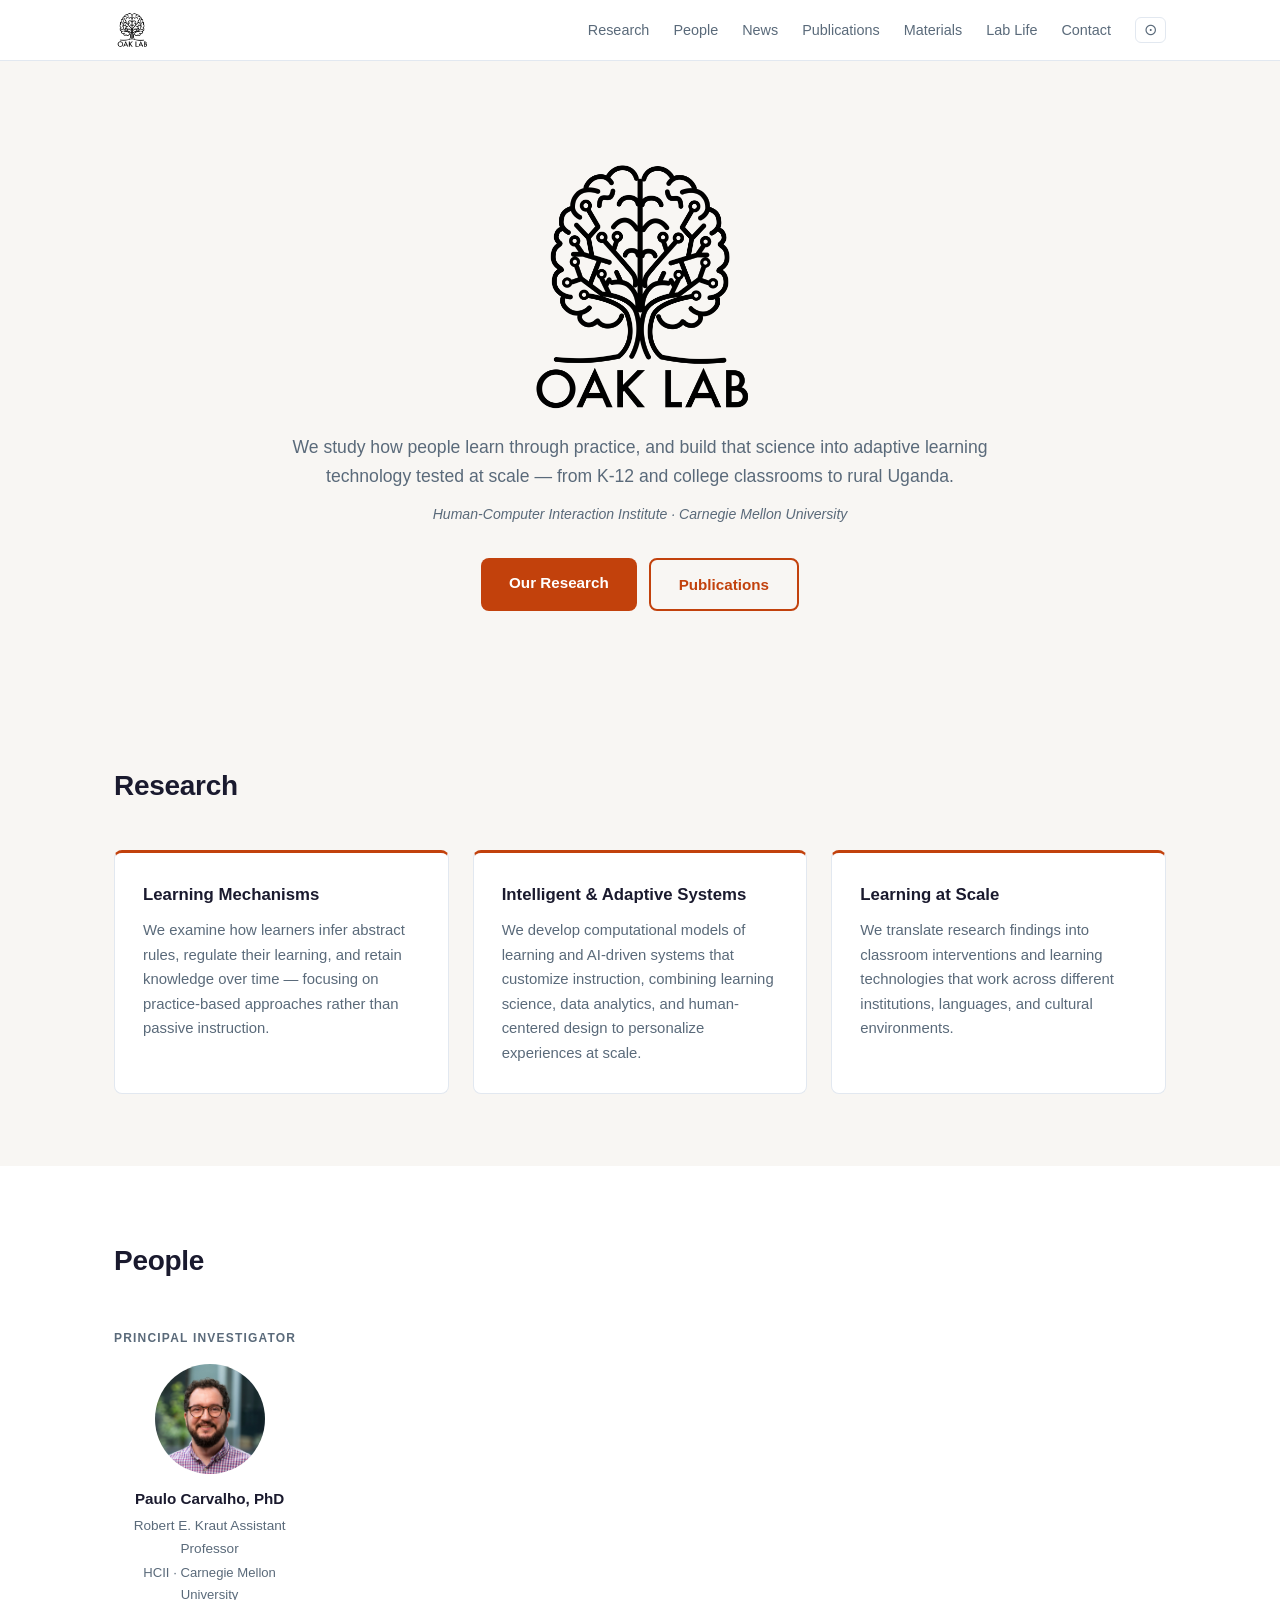
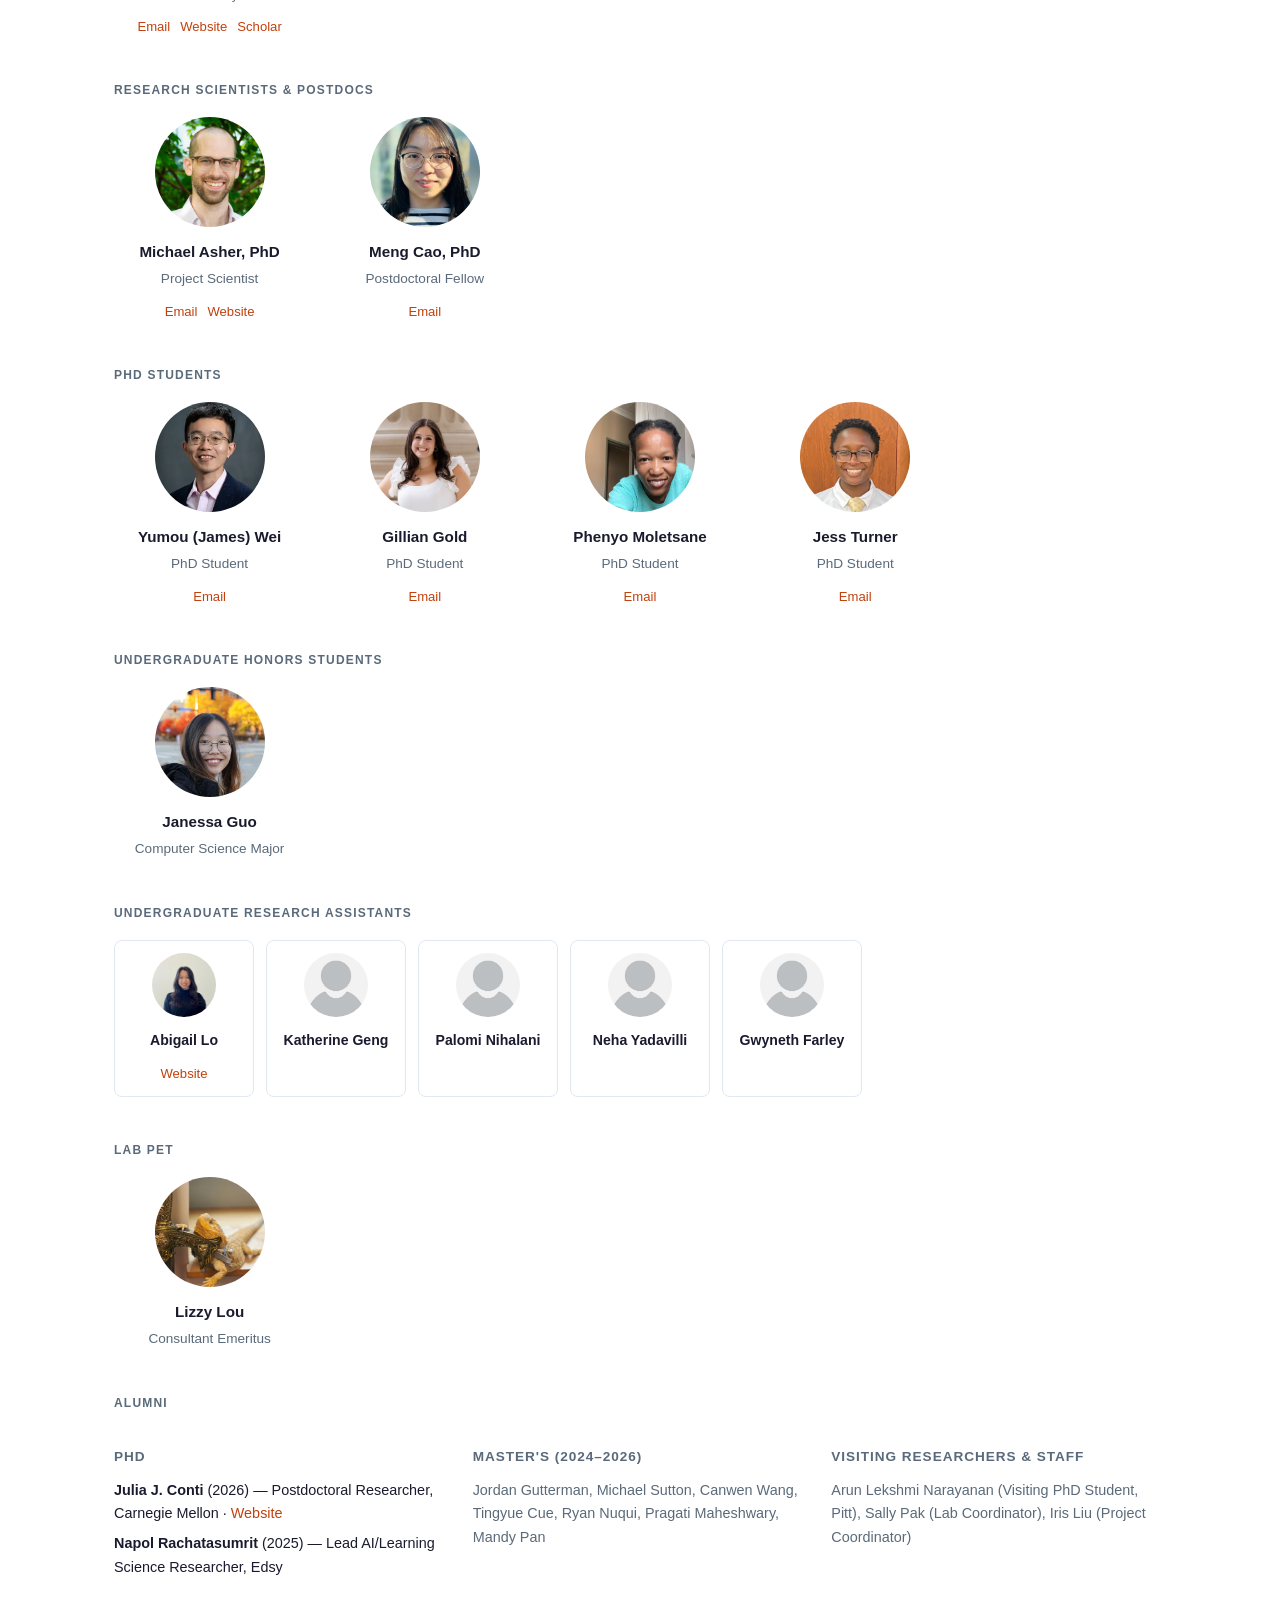
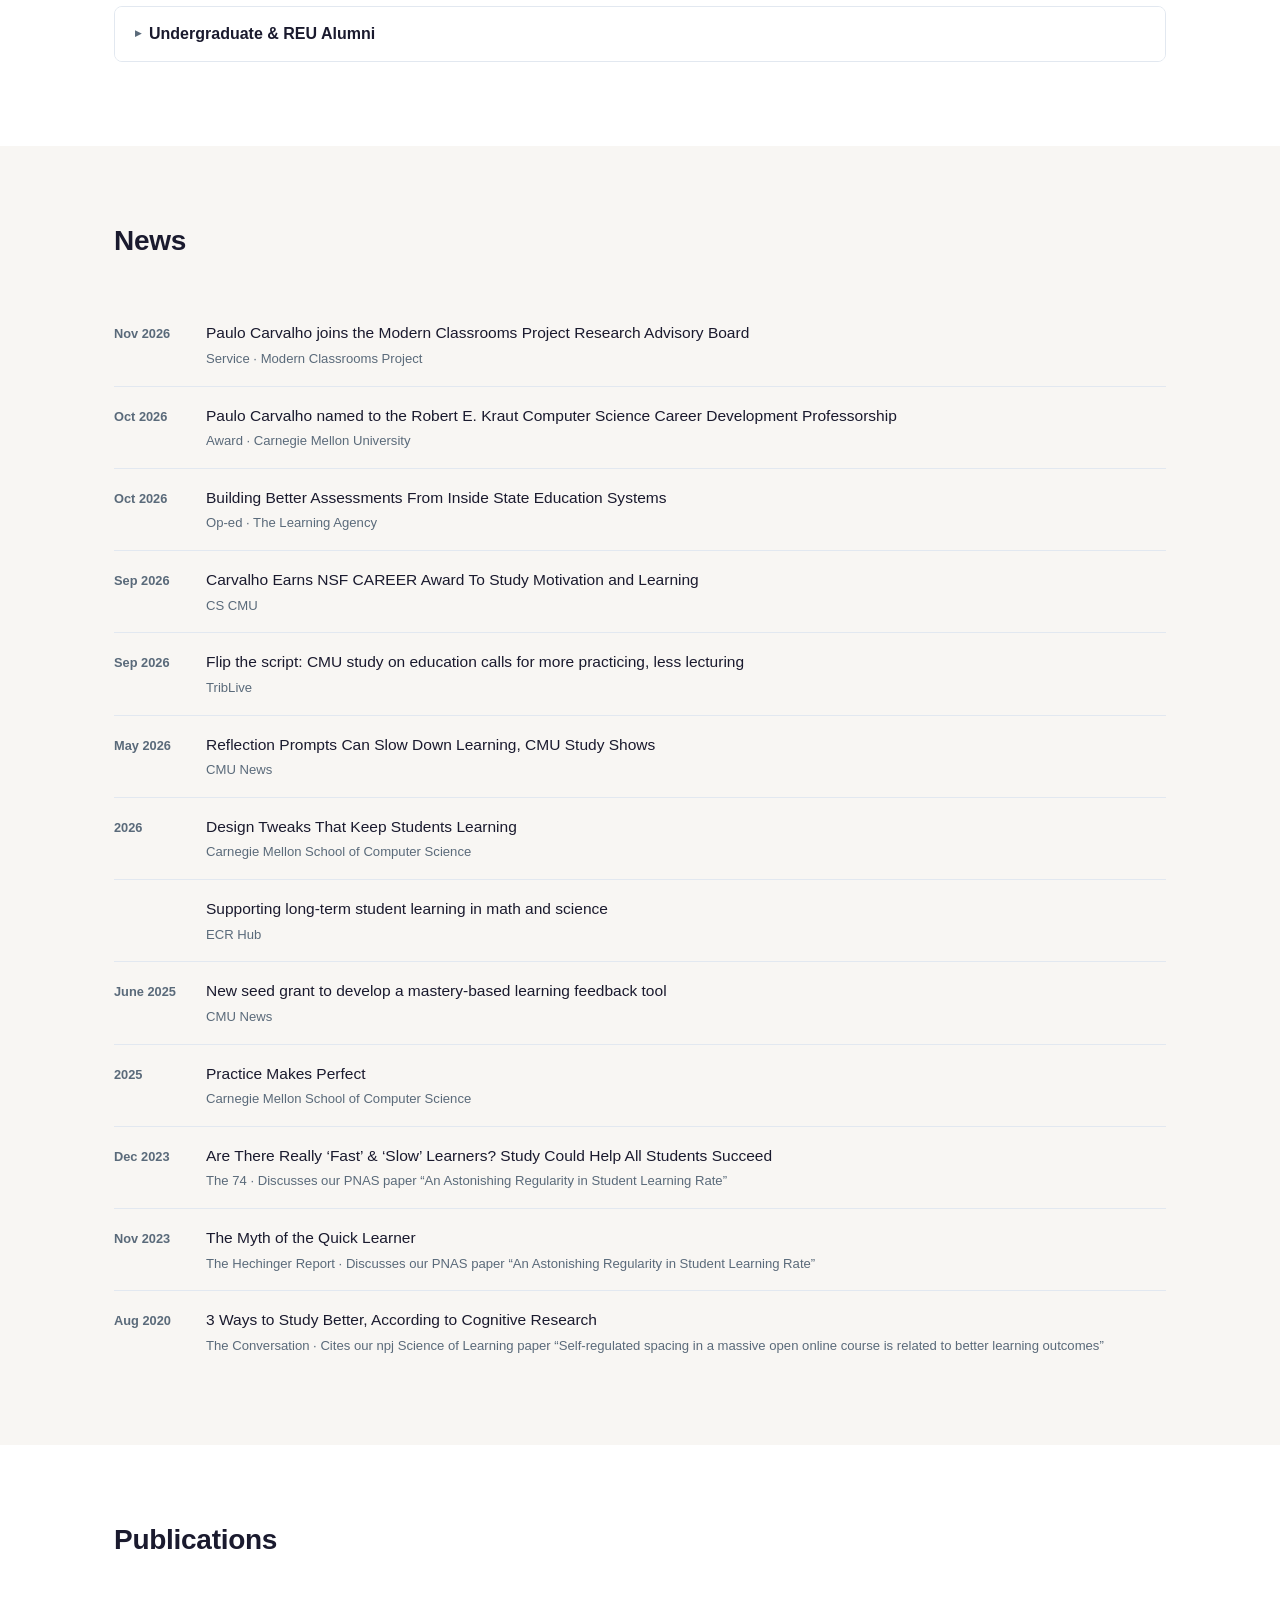
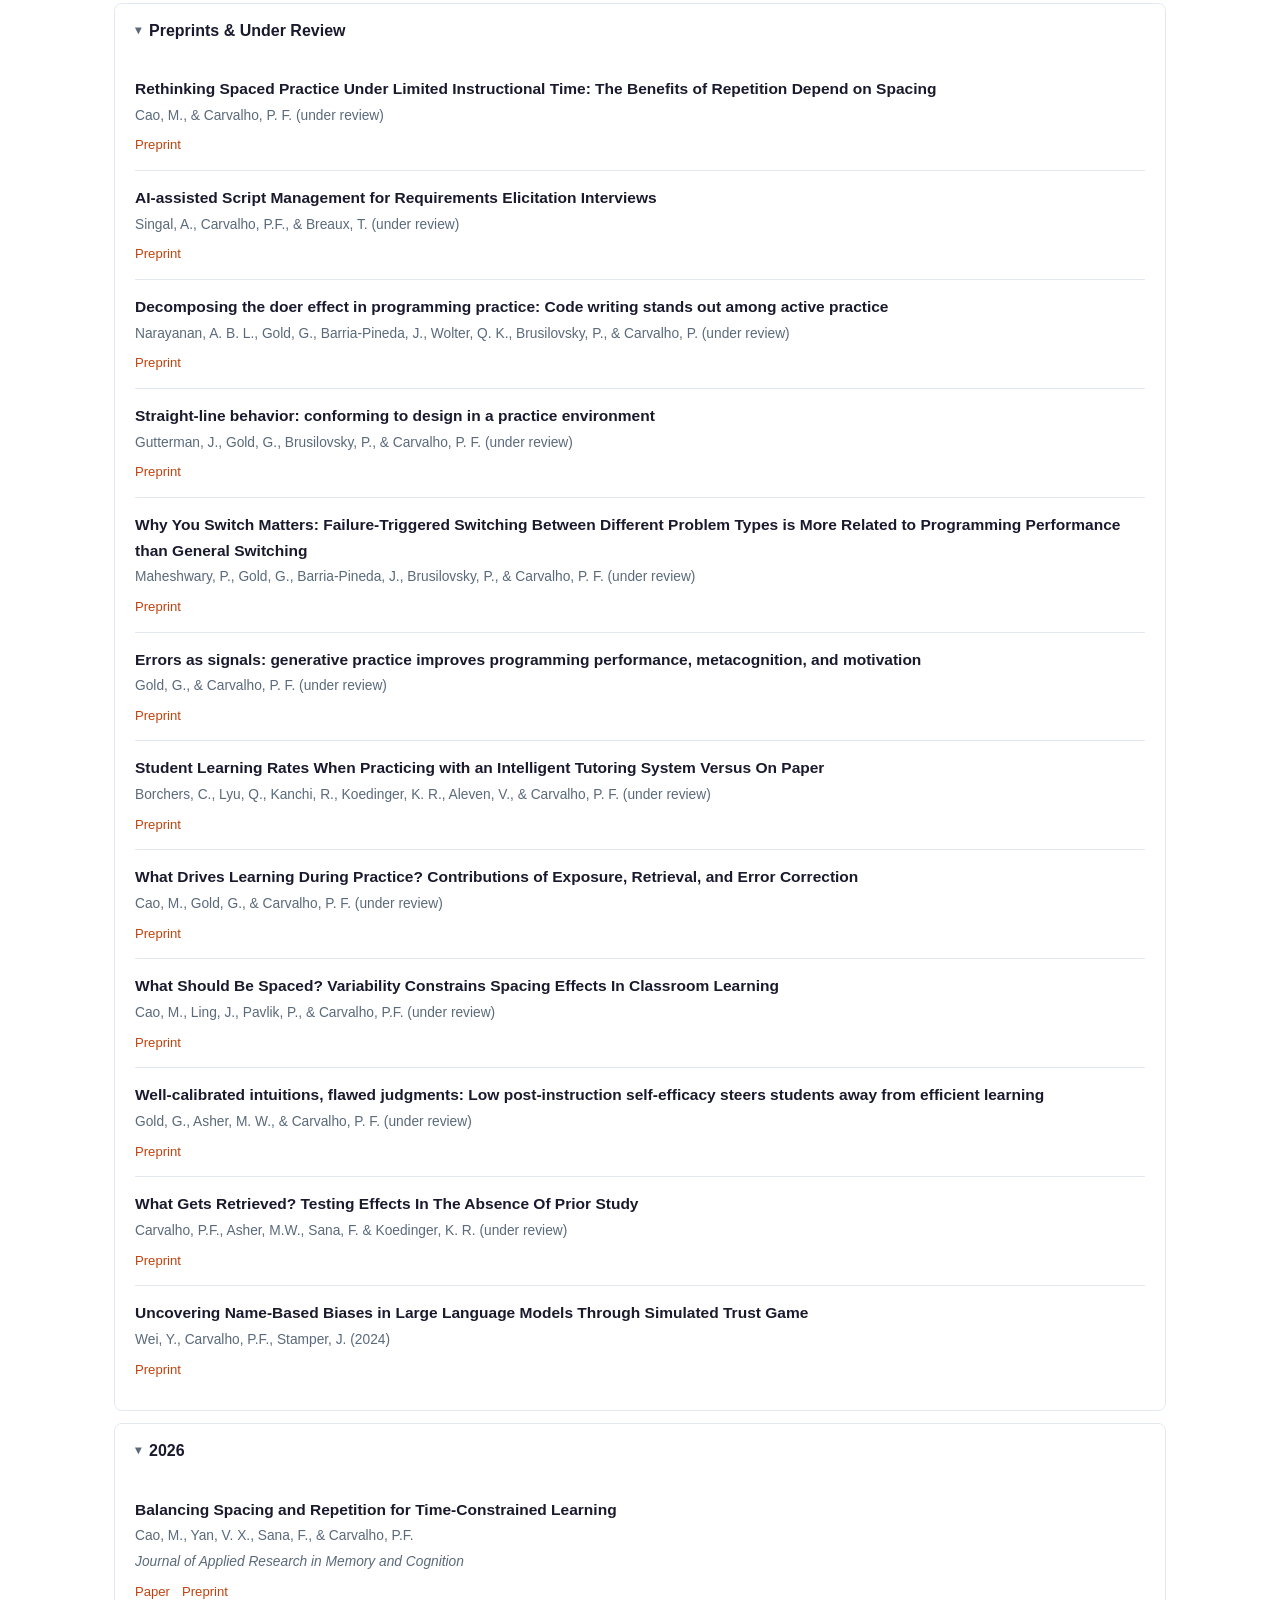
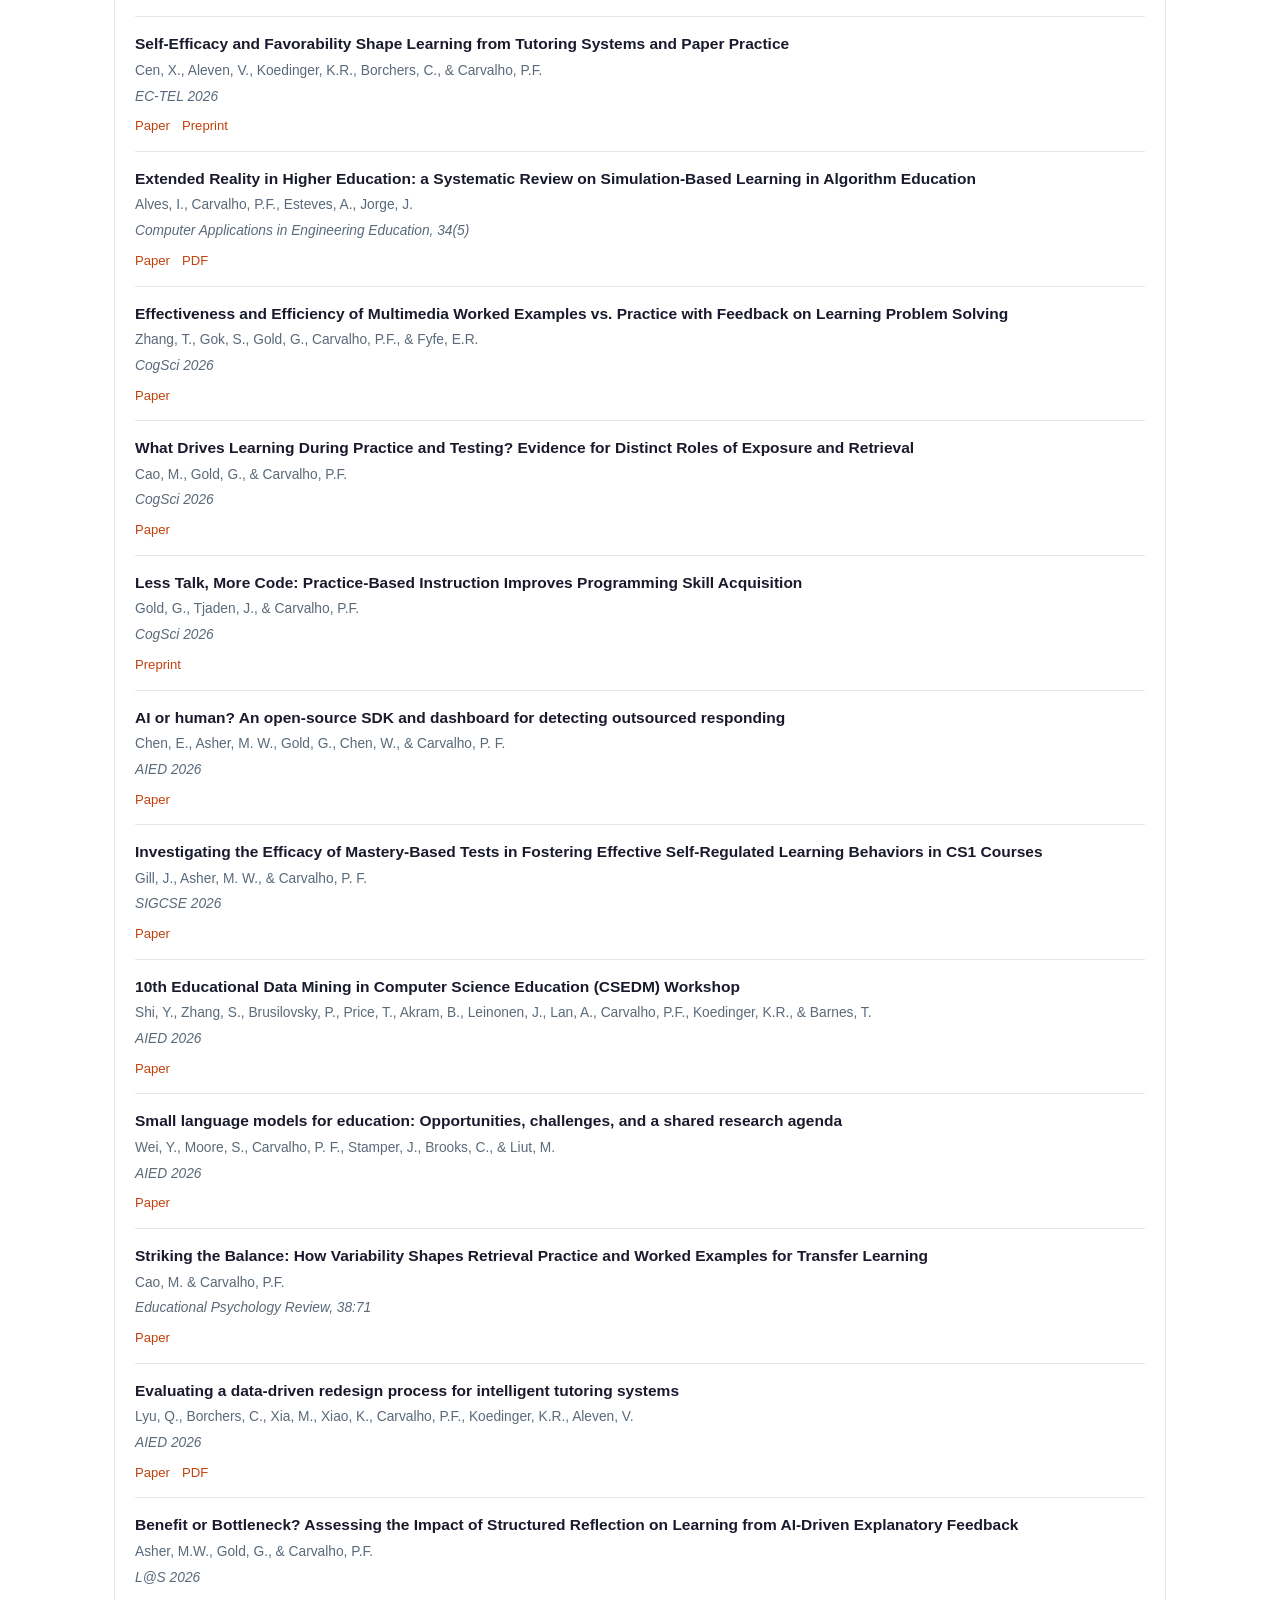
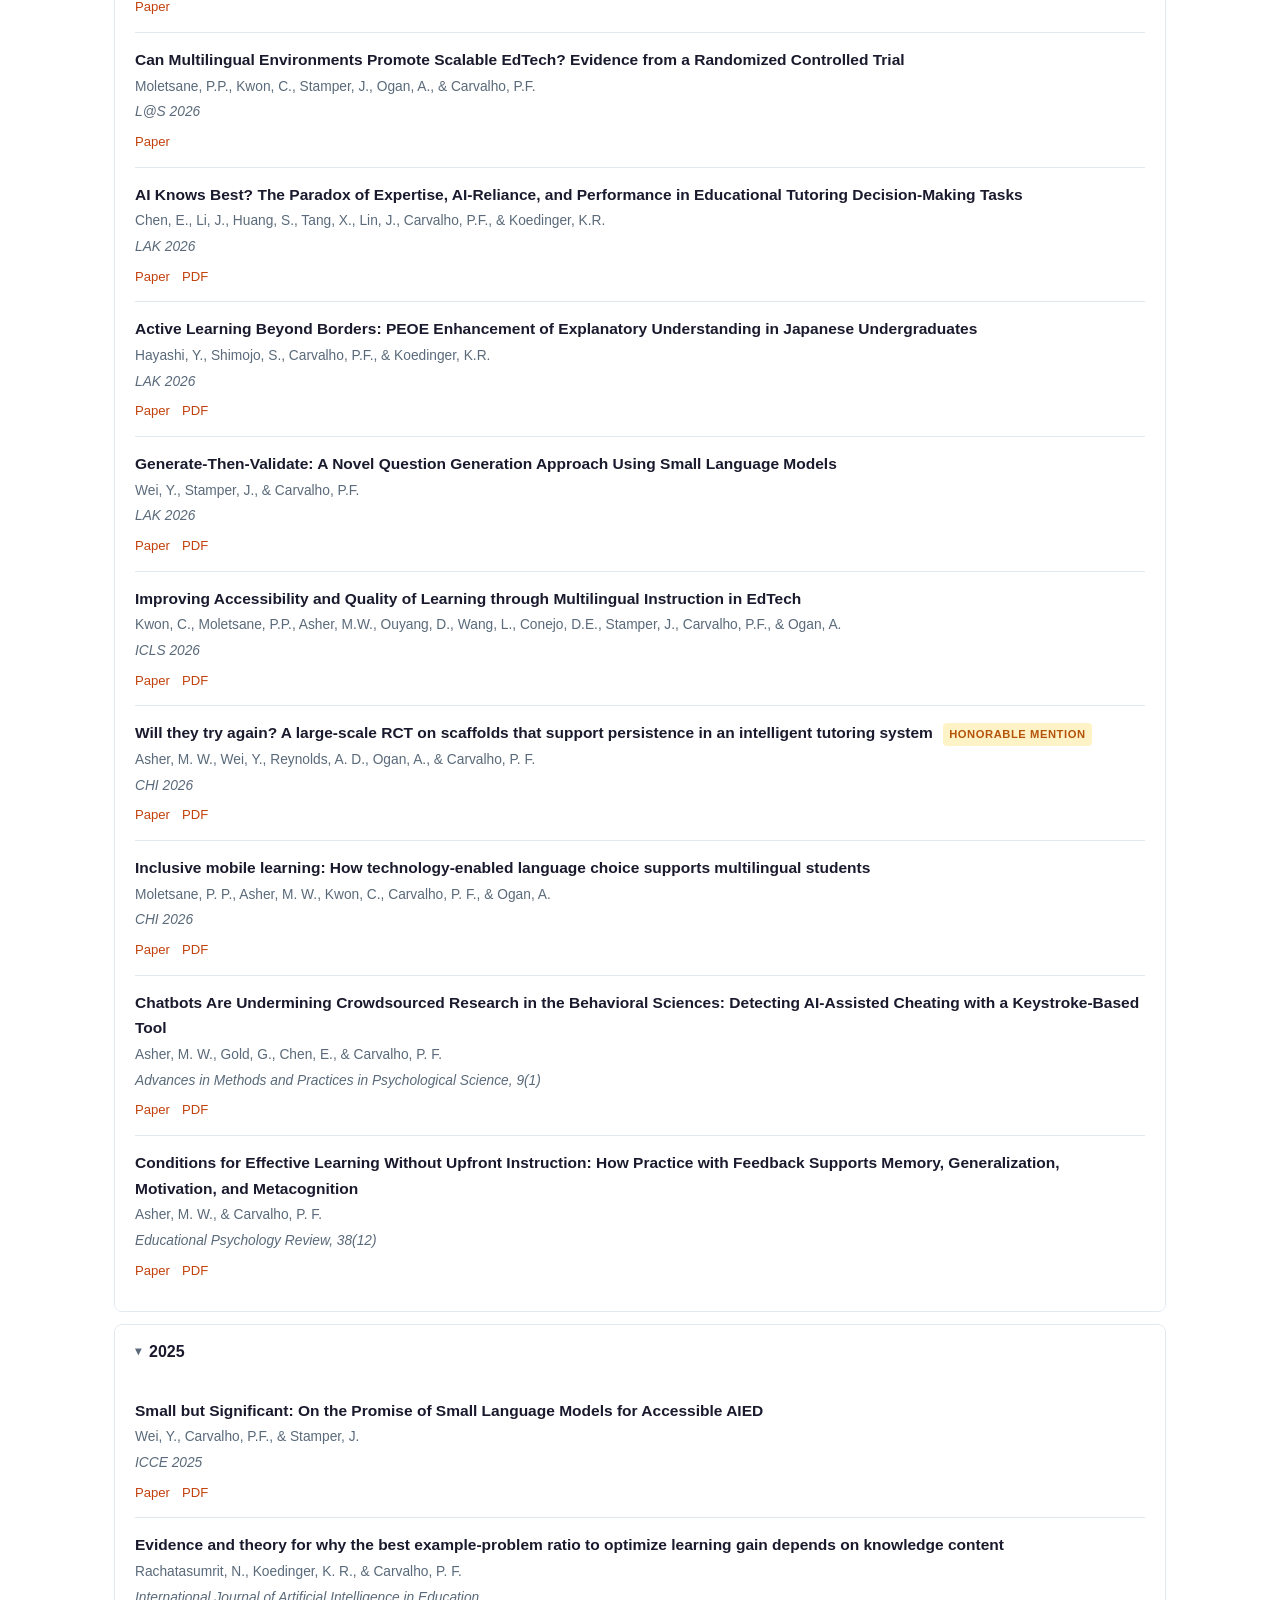
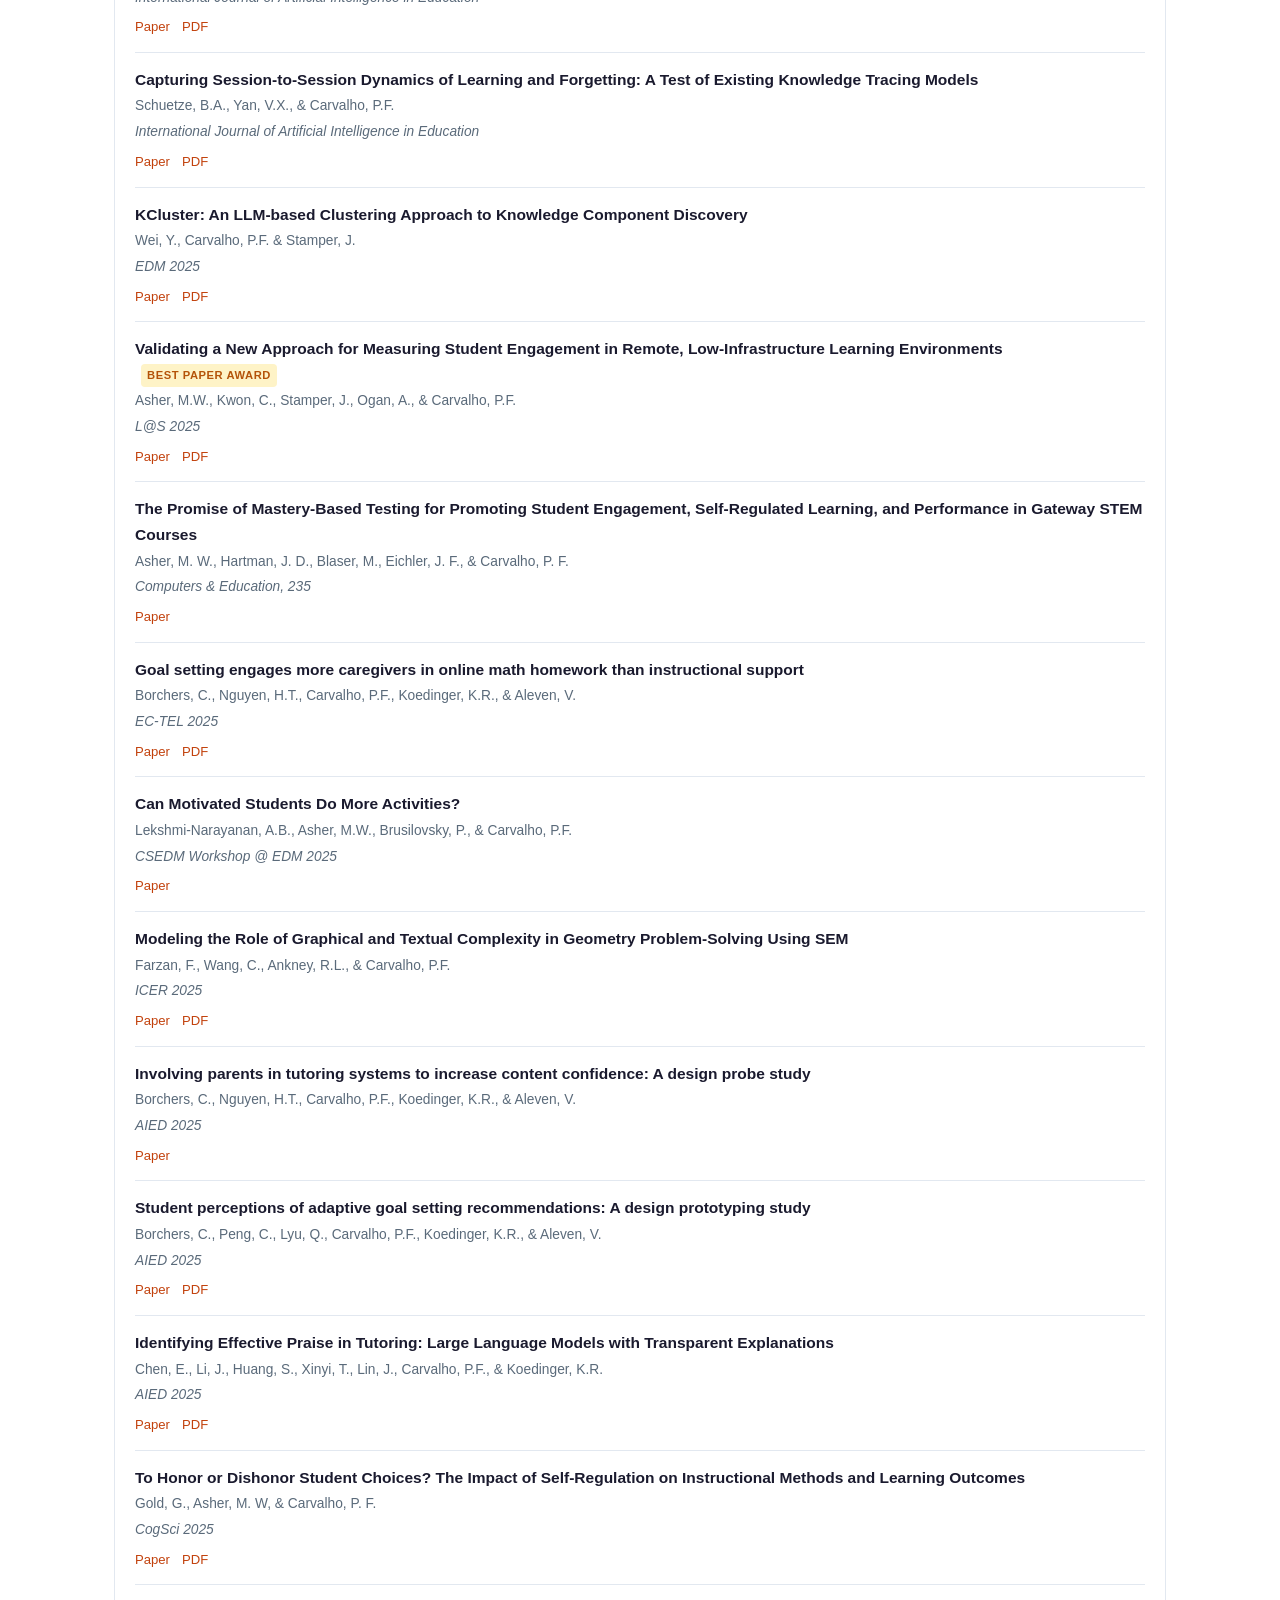
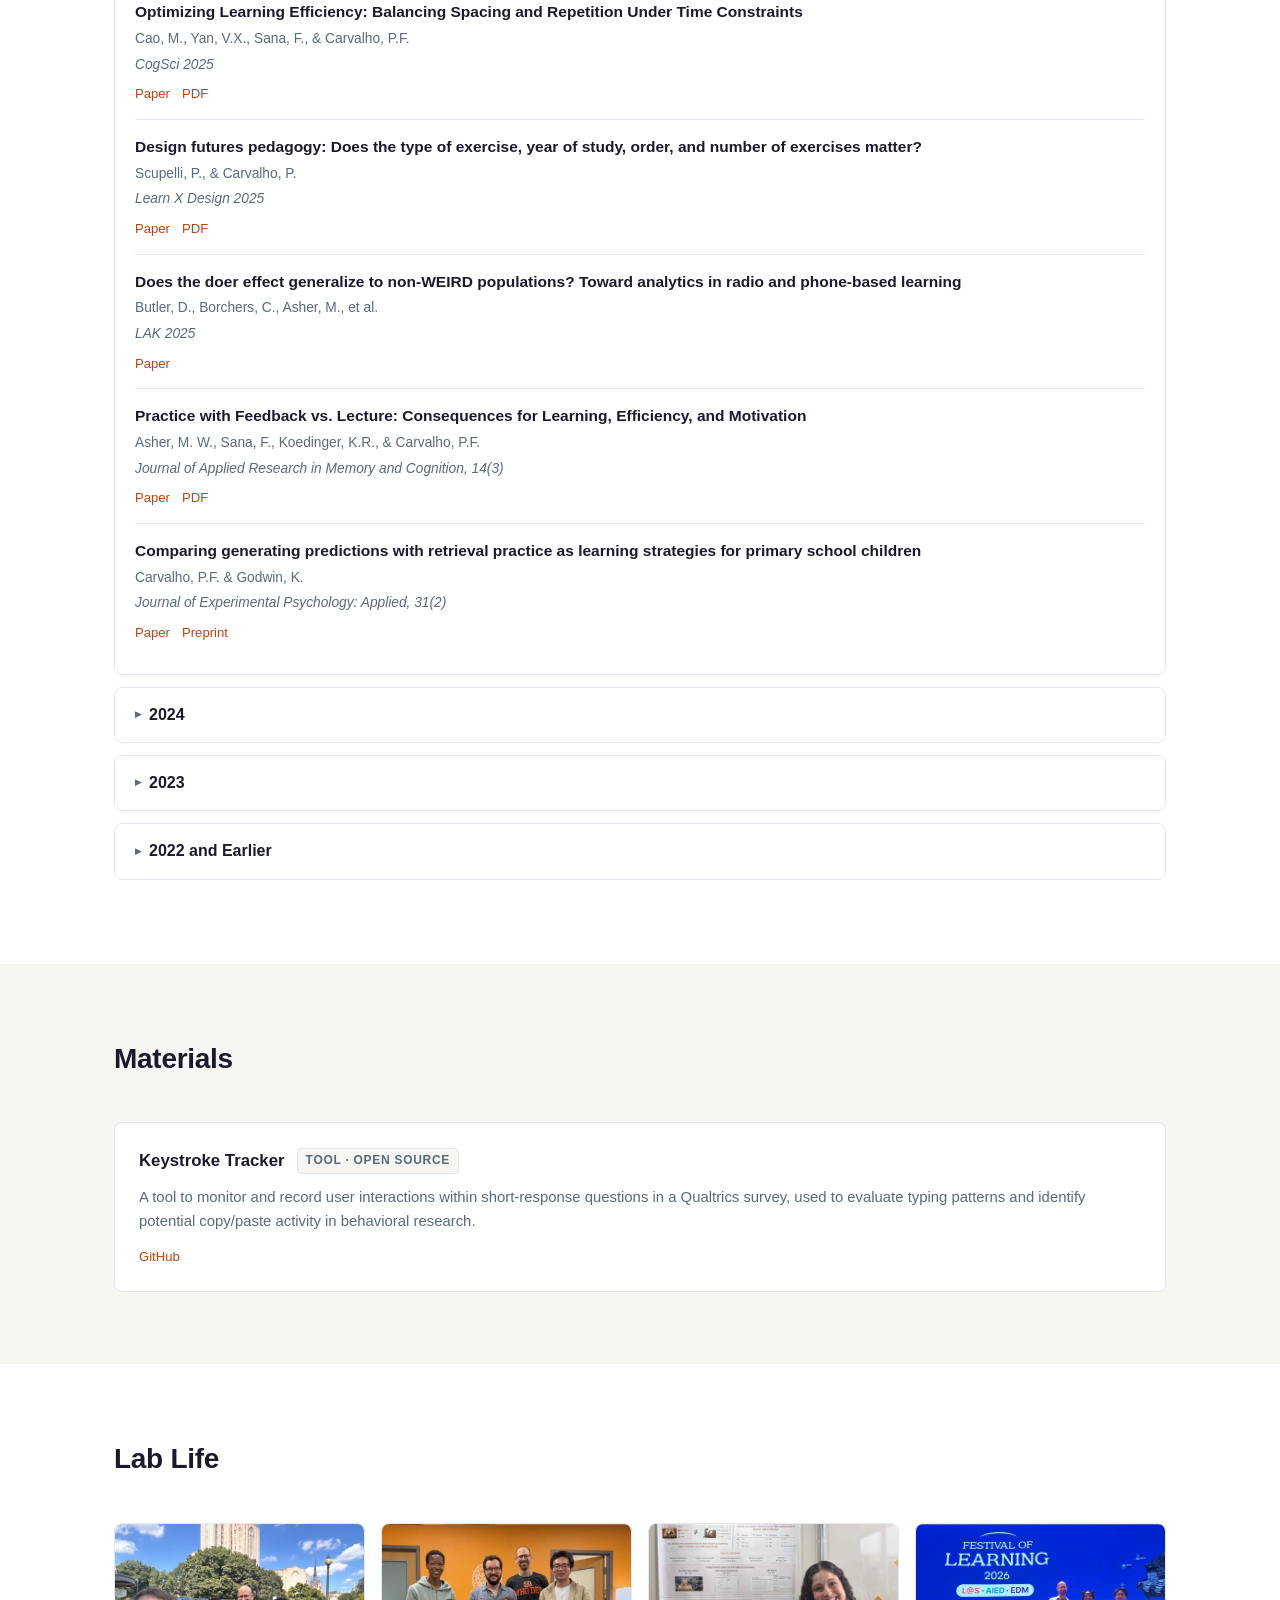
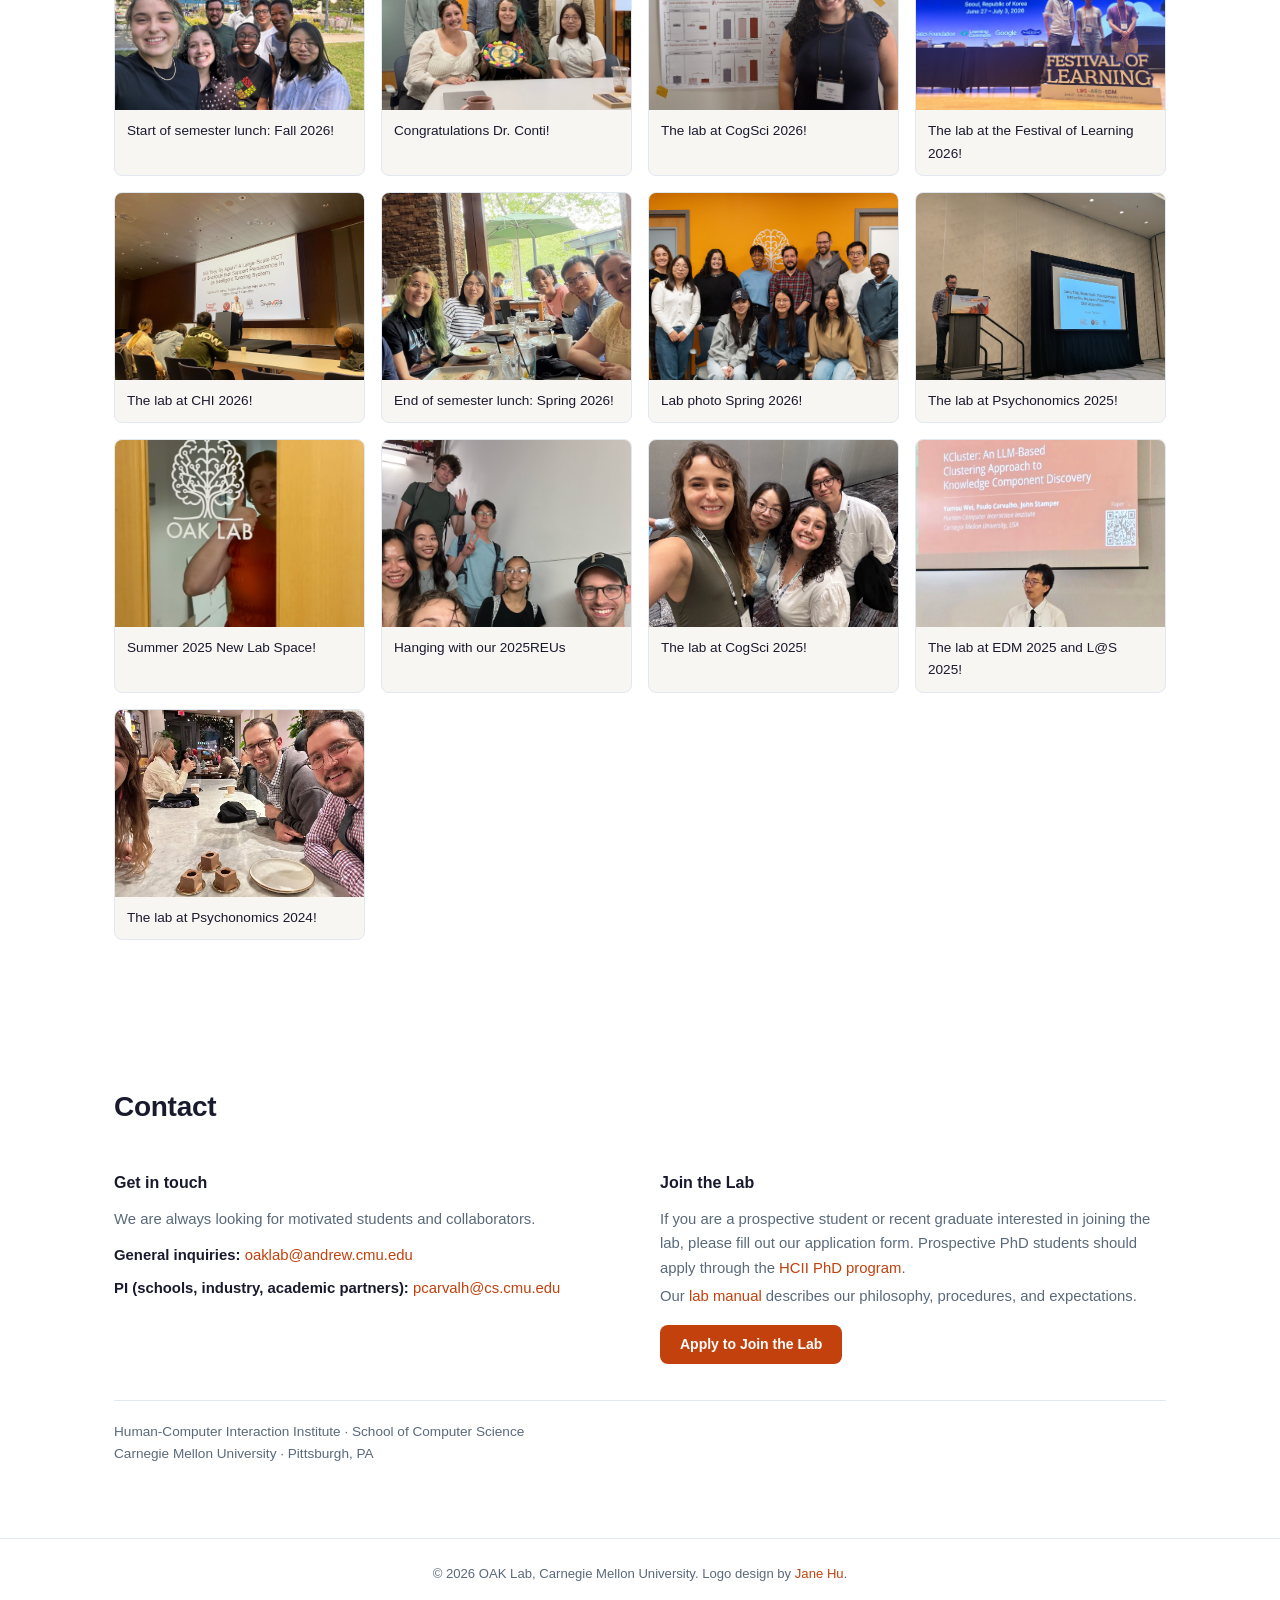
<file: index.html>
<!DOCTYPE html>
<html lang="en">
<head>
  <meta charset="UTF-8" />
  <meta name="viewport" content="width=device-width, initial-scale=1.0" />
  <title>OAK Lab — Carnegie Mellon University</title>
  <link rel="stylesheet" href="assets/css/style.css?v=2" />
  <script async src="https://www.googletagmanager.com/gtag/js?id=G-MNBWD1S5ZJ"></script>
  <script>
    window.dataLayer = window.dataLayer || [];
    function gtag(){dataLayer.push(arguments);}
    gtag('js', new Date());
    gtag('config', 'G-MNBWD1S5ZJ');
  </script>
</head>
<body>

  <header>
    <nav>
      <a class="logo" href="#">
        <img src="assets/img/logo.png" alt="OAK Lab" class="logo-img" onerror="this.style.display='none';this.nextSibling.style.display='inline'" />
        <span style="display:none">OAK Lab</span>
      </a>
      <button class="nav-toggle" aria-label="Toggle menu" onclick="this.closest('nav').querySelector('ul').classList.toggle('open')">
        <span></span><span></span><span></span>
      </button>
      <ul>
        <li><a href="#research" onclick="this.closest('ul').classList.remove('open')">Research</a></li>
        <li><a href="#people" onclick="this.closest('ul').classList.remove('open')">People</a></li>
        <li><a href="#news" onclick="this.closest('ul').classList.remove('open')">News</a></li>
        <li><a href="#publications" onclick="this.closest('ul').classList.remove('open')">Publications</a></li>
        <li><a href="#materials" onclick="this.closest('ul').classList.remove('open')">Materials</a></li>
        <li><a href="#blog" onclick="this.closest('ul').classList.remove('open')">Lab Life</a></li>
        <li><a href="#contact" onclick="this.closest('ul').classList.remove('open')">Contact</a></li>
        <li><button class="theme-toggle" id="themeToggle" aria-label="Toggle theme" title="Toggle light/dark/auto">☀</button></li>
      </ul>
    </nav>
  </header>

  <section id="hero">
    <div class="container">
      <img src="assets/img/logo.png" alt="OAK Lab" style="height:260px;width:auto;display:block;margin:0 auto 16px" onerror="this.style.display='none'" />

      <p class="tagline">We study how people learn through practice, and build that science into adaptive learning technology tested at scale — from K-12 and college classrooms to rural Uganda.</p>
      <p class="affiliation">Human-Computer Interaction Institute · Carnegie Mellon University</p>
      <div class="hero-btns">
        <a href="#research" class="btn">Our Research</a>
        <a href="#publications" class="btn btn-outline">Publications</a>
      </div>
    </div>
  </section>

  <section id="research" class="bg-alt">
    <div class="container">
      <h2>Research</h2>
      <div class="cards">
        <div class="card">
          <h3>Learning Mechanisms</h3>
          <p>We examine how learners infer abstract rules, regulate their learning, and retain knowledge over time — focusing on practice-based approaches rather than passive instruction.</p>
        </div>
        <div class="card">
          <h3>Intelligent &amp; Adaptive Systems</h3>
          <p>We develop computational models of learning and AI-driven systems that customize instruction, combining learning science, data analytics, and human-centered design to personalize experiences at scale.</p>
        </div>
        <div class="card">
          <h3>Learning at Scale</h3>
          <p>We translate research findings into classroom interventions and learning technologies that work across different institutions, languages, and cultural environments.</p>
        </div>
      </div>
    </div>
  </section>

  <section id="people">
    <div class="container">
      <h2>People</h2>

      <h3 class="role-label">Principal Investigator</h3>
      <div class="people-grid">
        <div class="person">
          <img class="avatar-img" src="assets/img/paulo.jpg" alt="Paulo Carvalho" />
          <h4>Paulo Carvalho, PhD</h4>
          <p class="role">Robert E. Kraut Assistant Professor</p>
          <p class="affiliation-small">HCII · Carnegie Mellon University</p>
          <div class="links">
            <a href="mailto:pcarvalho@cs.cmu.edu">Email</a>
            <a href="https://www.paulocarvalho.me" target="_blank">Website</a>
            <a href="https://scholar.google.com/citations?user=Pv5pct0AAAAJ" target="_blank">Scholar</a>
          </div>
        </div>
      </div>

      <h3 class="role-label">Research Scientists &amp; Postdocs</h3>
      <div class="people-grid">
        <div class="person">
          <img class="avatar-img" src="assets/img/michael.jpg" alt="Michael Asher" />
          <h4>Michael Asher, PhD</h4>
          <p class="role">Project Scientist</p>
          <div class="links">
            <a href="mailto:masher@cs.cmu.edu">Email</a>
            <a href="https://michaelasher.com" target="_blank">Website</a>
          </div>
        </div>
        <div class="person">
          <img class="avatar-img" src="assets/img/meng.jpg" alt="Meng Cao" />
          <h4>Meng Cao, PhD</h4>
          <p class="role">Postdoctoral Fellow</p>
          <div class="links">
            <a href="mailto:mengc2@andrew.cmu.edu">Email</a>
          </div>
        </div>
      </div>

      <h3 class="role-label">PhD Students</h3>
      <div class="people-grid">
        <div class="person">
          <img class="avatar-img" src="assets/img/james.jpg" alt="Yumou Wei" />
          <h4>Yumou (James) Wei</h4>
          <p class="role">PhD Student</p>
          <div class="links"><a href="mailto:yumouw@andrew.cmu.edu">Email</a></div>
        </div>
        <div class="person">
          <img class="avatar-img" src="assets/img/gillian.jpg" alt="Gillian Gold" />
          <h4>Gillian Gold</h4>
          <p class="role">PhD Student</p>
          <div class="links"><a href="mailto:gilliang@andrew.cmu.edu">Email</a></div>
        </div>
        <div class="person">
          <img class="avatar-img" src="assets/img/phenyo.jpg" alt="Phenyo Moletsane" />
          <h4>Phenyo Moletsane</h4>
          <p class="role">PhD Student</p>
          <div class="links"><a href="mailto:pmoletsa@andrew.cmu.edu">Email</a></div>
        </div>
        <div class="person">
          <img class="avatar-img" src="assets/img/jess.jpg" alt="Jess Turner" />
          <h4>Jess Turner</h4>
          <p class="role">PhD Student</p>
          <div class="links"><a href="mailto:jesst@andrew.cmu.edu">Email</a></div>
        </div>
      </div>

      <h3 class="role-label">Undergraduate Honors Students</h3>
      <div class="people-grid">
        <div class="person">
          <img class="avatar-img" src="assets/img/janessa.jpg" alt="Janessa Guo" />
          <h4>Janessa Guo</h4>
          <p class="role">Computer Science Major</p>
        </div>
      </div>

      <h3 class="role-label">Undergraduate Research Assistants</h3>
      <div class="people-grid people-grid-sm">
        <div class="person person-sm">
          <img class="avatar-img avatar-img-sm" src="assets/img/abigail.jpg" alt="Abigail Lo" />
          <h4>Abigail Lo</h4>
          <div class="links"><a href="https://abigaillo.com" target="_blank">Website</a></div>
        </div>
        <div class="person person-sm">
          <img class="avatar-img avatar-img-sm" src="assets/img/placeholder.jpg" alt="Katherine Geng" />
          <h4>Katherine Geng</h4>
        </div>
        <div class="person person-sm">
          <img class="avatar-img avatar-img-sm" src="assets/img/placeholder.jpg" alt="Palomi Nihalani" />
          <h4>Palomi Nihalani</h4>
        </div>
        <div class="person person-sm">
          <img class="avatar-img avatar-img-sm" src="assets/img/placeholder.jpg" alt="Neha Yadavilli" />
          <h4>Neha Yadavilli</h4>
        </div>
        <div class="person person-sm">
          <img class="avatar-img avatar-img-sm" src="assets/img/placeholder.jpg" alt="Gwyneth Farley" />
          <h4>Gwyneth Farley</h4>
        </div>
      </div>

      <h3 class="role-label">Lab Pet</h3>
      <div class="people-grid">
        <div class="person">
          <img class="avatar-img" src="assets/img/lizzy.jpg" alt="Lizzy Lou, a bearded dragon" />
          <h4>Lizzy Lou</h4>
          <p class="role">Consultant Emeritus</p>
        </div>
      </div>

      <h3 class="role-label">Alumni</h3>
      <div class="alumni">
        <div class="alumni-group">
          <h4>PhD</h4>
          <ul>
            <li><strong>Julia J. Conti</strong> (2026) — Postdoctoral Researcher, Carnegie Mellon · <a href="https://juliajconti.com" target="_blank">Website</a></li>
            <li><strong>Napol Rachatasumrit</strong> (2025) — Lead AI/Learning Science Researcher, Edsy</li>
          </ul>
        </div>
        <div class="alumni-group">
          <h4>Master's (2024–2026)</h4>
          <p>Jordan Gutterman, Michael Sutton, Canwen Wang, Tingyue Cue, Ryan Nuqui, Pragati Maheshwary, Mandy Pan</p>
        </div>
        <div class="alumni-group">
          <h4>Visiting Researchers &amp; Staff</h4>
          <p>Arun Lekshmi Narayanan (Visiting PhD Student, Pitt), Sally Pak (Lab Coordinator), Iris Liu (Project Coordinator)</p>
        </div>
      </div>
      <details class="pub-year" style="margin-top:20px">
        <summary>Undergraduate &amp; REU Alumni</summary>
        <div style="padding:4px 20px 16px;background:var(--color-bg)">
          <div class="alumni" style="margin-top:16px">
            <div class="alumni-group">
              <h4>Undergrad Research Assistants (2026)</h4>
              <p>Annie Chen, Sophia Mou, Rebecca Sucgang, Nikhil Konkimalla, Maddy Ng, James Ryman, Khushi Juneja</p>
            </div>
            <div class="alumni-group">
              <h4>Undergrad Research Assistants (2025)</h4>
              <p>Helen Peng, Aditi Agni, Dora Chen, Ekin Ozince, Hannah Hayes, Vivianne Lee, Jarret Huang, Sage Rohrbach, Xinfei Cen</p>
            </div>
            <div class="alumni-group">
              <h4>Undergrad Research Assistants (2024)</h4>
              <p>Isha Patel, Jiwoo You, Annie Wang, Emily Jiang</p>
            </div>
            <div class="alumni-group">
              <h4>Summer REUs &amp; Interns (2026)</h4>
              <p>Charlotte Ku, Mariam Syed</p>
            </div>
            <div class="alumni-group">
              <h4>Summer REUs &amp; Interns (2025)</h4>
              <p>Calvin Macatantan, Maylynn Rodriguez, Jacob Tjaden, Joyce Gill, Lin Shi</p>
            </div>
            <div class="alumni-group">
              <h4>Summer REUs &amp; Interns (2024)</h4>
              <p>Julia Fang, Kristina Jenkins</p>
            </div>
          </div>
        </div>
      </details>
    </div>
  </section>

  <section id="news" class="bg-alt">
    <div class="container">
      <h2>News</h2>
      <ul class="news-list">
        <li class="news-item">
          <span class="news-date">Nov 2026</span>
          <div class="news-body">
            <a class="news-title" href="https://curriculum.modernclassrooms.org/research-advisory-board" target="_blank">Paulo Carvalho joins the Modern Classrooms Project Research Advisory Board</a>
            <span class="news-source">Service · Modern Classrooms Project</span>
          </div>
        </li>
        <li class="news-item">
          <span class="news-date">Oct 2026</span>
          <div class="news-body">
            <span class="news-title">Paulo Carvalho named to the Robert E. Kraut Computer Science Career Development Professorship</span>
            <span class="news-source">Award · Carnegie Mellon University</span>
          </div>
        </li>
        <li class="news-item">
          <span class="news-date">Oct 2026</span>
          <div class="news-body">
            <a class="news-title" href="https://the-learning-agency.com/the-cutting-ed/article/building-better-assessments-from-inside-state-education-systems/" target="_blank">Building Better Assessments From Inside State Education Systems</a>
            <span class="news-source">Op-ed · The Learning Agency</span>
          </div>
        </li>
        <li class="news-item">
          <span class="news-date">Sep 2026</span>
          <div class="news-body">
            <a class="news-title" href="https://www.cs.cmu.edu/news/2026/carvalho-career-award" target="_blank">Carvalho Earns NSF CAREER Award To Study Motivation and Learning</a>
            <span class="news-source">CS CMU</span>
          </div>
        </li>
        <li class="news-item">
          <span class="news-date">Sep 2026</span>
          <div class="news-body">
            <a class="news-title" href="https://triblive.com/news/education-classroom/flip-the-script-cmu-study-on-education-calls-for-more-practicing-less-lecturing/" target="_blank">Flip the script: CMU study on education calls for more practicing, less lecturing</a>
            <span class="news-source">TribLive</span>
          </div>
        </li>
        <li class="news-item">
          <span class="news-date">May 2026</span>
          <div class="news-body">
            <a class="news-title" href="https://www.cmu.edu/news/stories/archives/2026/may/reflection-prompts-can-slow-down-learning-cmu-study-shows" target="_blank">Reflection Prompts Can Slow Down Learning, CMU Study Shows</a>
            <span class="news-source">CMU News</span>
          </div>
        </li>
        <li class="news-item">
          <span class="news-date">2026</span>
          <div class="news-body">
            <a class="news-title" href="https://www.cs.cmu.edu/news/2026/design-tweaks-keep-students-learning" target="_blank">Design Tweaks That Keep Students Learning</a>
            <span class="news-source">Carnegie Mellon School of Computer Science</span>
          </div>
        </li>
        <li class="news-item">
          <span class="news-date"></span>
          <div class="news-body">
            <a class="news-title" href="https://ecrhub.org/impact-stories/supporting-long-term-student-learning-math-and-science" target="_blank">Supporting long-term student learning in math and science</a>
            <span class="news-source">ECR Hub</span>
          </div>
        </li>
        <li class="news-item">
          <span class="news-date">June 2025</span>
          <div class="news-body">
            <a class="news-title" href="https://www.cmu.edu/news/stories/archives/2025/june/three-seed-grants-awarded-for-generative-ai-and-education-research" target="_blank">New seed grant to develop a mastery-based learning feedback tool</a>
            <span class="news-source">CMU News</span>
          </div>
        </li>
        <li class="news-item">
          <span class="news-date">2025</span>
          <div class="news-body">
            <a class="news-title" href="https://www.cs.cmu.edu/news/2025/practice-makes-perfect" target="_blank">Practice Makes Perfect</a>
            <span class="news-source">Carnegie Mellon School of Computer Science</span>
          </div>
        </li>
        <li class="news-item">
          <span class="news-date">Dec 2023</span>
          <div class="news-body">
            <a class="news-title" href="https://www.the74million.org/article/are-there-really-fast-slow-learners-study-could-help-all-students-succeed/" target="_blank">Are There Really ‘Fast’ &amp; ‘Slow’ Learners? Study Could Help All Students Succeed</a>
            <span class="news-source">The 74 · Discusses our PNAS paper “An Astonishing Regularity in Student Learning Rate”</span>
          </div>
        </li>
        <li class="news-item">
          <span class="news-date">Nov 2023</span>
          <div class="news-body">
            <a class="news-title" href="https://hechingerreport.org/proof-points-the-myth-of-the-quick-learner/" target="_blank">The Myth of the Quick Learner</a>
            <span class="news-source">The Hechinger Report · Discusses our PNAS paper “An Astonishing Regularity in Student Learning Rate”</span>
          </div>
        </li>
        <li class="news-item">
          <span class="news-date">Aug 2020</span>
          <div class="news-body">
            <a class="news-title" href="https://theconversation.com/3-ways-to-study-better-according-to-cognitive-research-140230" target="_blank">3 Ways to Study Better, According to Cognitive Research</a>
            <span class="news-source">The Conversation · Cites our npj Science of Learning paper “Self-regulated spacing in a massive open online course is related to better learning outcomes”</span>
          </div>
        </li>
      </ul>
    </div>
  </section>

  <section id="publications">
    <div class="container">
      <h2>Publications</h2>

      <details class="pub-year" open>
        <summary>Preprints &amp; Under Review</summary>
        <ul class="pub-list">
          <li class="pub">
            <span class="pub-title">Rethinking Spaced Practice Under Limited Instructional Time: The Benefits of Repetition Depend on Spacing</span>
            <span class="pub-authors">Cao, M., &amp; Carvalho, P. F. (under review)</span>
            <span class="pub-links"><a href="https://osf.io/preprints/psyarxiv/bd6ks_v1" target="_blank">Preprint</a></span>
          </li>
          <li class="pub">
            <span class="pub-title">AI-assisted Script Management for Requirements Elicitation Interviews</span>
            <span class="pub-authors">Singal, A., Carvalho, P.F., &amp; Breaux, T. (under review)</span>
            <span class="pub-links"><a href="https://arxiv.org/pdf/2608.01640" target="_blank">Preprint</a></span>
          </li>
          <li class="pub">
            <span class="pub-title">Decomposing the doer effect in programming practice: Code writing stands out among active practice</span>
            <span class="pub-authors">Narayanan, A. B. L., Gold, G., Barria-Pineda, J., Wolter, Q. K., Brusilovsky, P., &amp; Carvalho, P. (under review)</span>
            <span class="pub-links"><a href="https://arxiv.org/abs/2608.02541" target="_blank">Preprint</a></span>
          </li>
          <li class="pub">
            <span class="pub-title">Straight-line behavior: conforming to design in a practice environment</span>
            <span class="pub-authors">Gutterman, J., Gold, G., Brusilovsky, P., &amp; Carvalho, P. F. (under review)</span>
            <span class="pub-links"><a href="http://osf.io/preprints/psyarxiv/kvcaz_v1" target="_blank">Preprint</a></span>
          </li>
          <li class="pub">
            <span class="pub-title">Why You Switch Matters: Failure-Triggered Switching Between Different Problem Types is More Related to Programming Performance than General Switching</span>
            <span class="pub-authors">Maheshwary, P., Gold, G., Barria-Pineda, J., Brusilovsky, P., &amp; Carvalho, P. F. (under review)</span>
            <span class="pub-links"><a href="http://osf.io/preprints/psyarxiv/8ua2h_v1" target="_blank">Preprint</a></span>
          </li>
          <li class="pub">
            <span class="pub-title">Errors as signals: generative practice improves programming performance, metacognition, and motivation</span>
            <span class="pub-authors">Gold, G., &amp; Carvalho, P. F. (under review)</span>
            <span class="pub-links"><a href="http://osf.io/preprints/psyarxiv/gydwk_v1" target="_blank">Preprint</a></span>
          </li>
          <li class="pub">
            <span class="pub-title">Student Learning Rates When Practicing with an Intelligent Tutoring System Versus On Paper</span>
            <span class="pub-authors">Borchers, C., Lyu, Q., Kanchi, R., Koedinger, K. R., Aleven, V., &amp; Carvalho, P. F. (under review)</span>
            <span class="pub-links"><a href="http://osf.io/preprints/edarxiv/skpe5_v1" target="_blank">Preprint</a></span>
          </li>
          <li class="pub">
            <span class="pub-title">What Drives Learning During Practice? Contributions of Exposure, Retrieval, and Error Correction</span>
            <span class="pub-authors">Cao, M., Gold, G., &amp; Carvalho, P. F. (under review)</span>
            <span class="pub-links"><a href="https://doi.org/10.31234/osf.io/fspmq_v1" target="_blank">Preprint</a></span>
          </li>
          <li class="pub">
            <span class="pub-title">What Should Be Spaced? Variability Constrains Spacing Effects In Classroom Learning</span>
            <span class="pub-authors">Cao, M., Ling, J., Pavlik, P., &amp; Carvalho, P.F. (under review)</span>
            <span class="pub-links"><a href="https://osf.io/preprints/psyarxiv/g97u4_v1" target="_blank">Preprint</a></span>
          </li>
          <li class="pub">
            <span class="pub-title">Well-calibrated intuitions, flawed judgments: Low post-instruction self-efficacy steers students away from efficient learning</span>
            <span class="pub-authors">Gold, G., Asher, M. W., &amp; Carvalho, P. F. (under review)</span>
            <span class="pub-links"><a href="http://osf.io/6bq4d_v1" target="_blank">Preprint</a></span>
          </li>
          <li class="pub">
            <span class="pub-title">What Gets Retrieved? Testing Effects In The Absence Of Prior Study</span>
            <span class="pub-authors">Carvalho, P.F., Asher, M.W., Sana, F. &amp; Koedinger, K. R. (under review)</span>
            <span class="pub-links"><a href="https://osf.io/preprints/psyarxiv/sqjbc_v1" target="_blank">Preprint</a></span>
          </li>
          <li class="pub">
            <span class="pub-title">Uncovering Name-Based Biases in Large Language Models Through Simulated Trust Game</span>
            <span class="pub-authors">Wei, Y., Carvalho, P.F., Stamper, J. (2024)</span>
            <span class="pub-links"><a href="https://arxiv.org/pdf/2404.14682" target="_blank">Preprint</a></span>
          </li>
        </ul>
      </details>

      <details class="pub-year" open>
        <summary>2026</summary>
        <ul class="pub-list">
          <li class="pub">
            <span class="pub-title">Balancing Spacing and Repetition for Time-Constrained Learning</span>
            <span class="pub-authors">Cao, M., Yan, V. X., Sana, F., &amp; Carvalho, P.F.</span>
            <span class="pub-venue">Journal of Applied Research in Memory and Cognition</span>
            <span class="pub-links"><a href="https://psycnet.apa.org/record/2028-36079-001?doi=1" target="_blank">Paper</a> <a href="https://doi.org/10.31219/osf.io/f6xu2_v5" target="_blank">Preprint</a></span>
          </li>
          <li class="pub">
            <span class="pub-title">Self-Efficacy and Favorability Shape Learning from Tutoring Systems and Paper Practice</span>
            <span class="pub-authors">Cen, X., Aleven, V., Koedinger, K.R., Borchers, C., &amp; Carvalho, P.F.</span>
            <span class="pub-venue">EC-TEL 2026</span>
            <span class="pub-links"><a href="https://link.springer.com/chapter/10.1007/978-3-032-37979-5_10" target="_blank">Paper</a> <a href="https://arxiv.org/abs/2606.17470" target="_blank">Preprint</a></span>
          </li>
          <li class="pub">
            <span class="pub-title">Extended Reality in Higher Education: a Systematic Review on Simulation-Based Learning in Algorithm Education</span>
            <span class="pub-authors">Alves, I., Carvalho, P.F., Esteves, A., Jorge, J.</span>
            <span class="pub-venue">Computer Applications in Engineering Education, 34(5)</span>
            <span class="pub-links"><a href="https://onlinelibrary.wiley.com/doi/10.1002/cae.70256" target="_blank">Paper</a> <a href="https://drive.google.com/open?id=1VYVVUVpuZhd9PdmaghSvsNpTyHI9dzHS&amp;usp=drive_fs" target="_blank">PDF</a></span>
          </li>
          <li class="pub">
            <span class="pub-title">Effectiveness and Efficiency of Multimedia Worked Examples vs. Practice with Feedback on Learning Problem Solving</span>
            <span class="pub-authors">Zhang, T., Gok, S., Gold, G., Carvalho, P.F., &amp; Fyfe, E.R.</span>
            <span class="pub-venue">CogSci 2026</span>
            <span class="pub-links"><a href="https://escholarship.org/uc/item/5j05v2m6" target="_blank">Paper</a></span>
          </li>
          <li class="pub">
            <span class="pub-title">What Drives Learning During Practice and Testing? Evidence for Distinct Roles of Exposure and Retrieval</span>
            <span class="pub-authors">Cao, M., Gold, G., &amp; Carvalho, P.F.</span>
            <span class="pub-venue">CogSci 2026</span>
            <span class="pub-links"><a href="https://escholarship.org/uc/item/5mz8c61f" target="_blank">Paper</a></span>
          </li>
          <li class="pub">
            <span class="pub-title">Less Talk, More Code: Practice-Based Instruction Improves Programming Skill Acquisition</span>
            <span class="pub-authors">Gold, G., Tjaden, J., &amp; Carvalho, P.F.</span>
            <span class="pub-venue">CogSci 2026</span>
            <span class="pub-links"><a href="https://osf.io/preprints/psyarxiv/p428m_v1" target="_blank">Preprint</a></span>
          </li>
          <li class="pub">
            <span class="pub-title">AI or human? An open-source SDK and dashboard for detecting outsourced responding</span>
            <span class="pub-authors">Chen, E., Asher, M. W., Gold, G., Chen, W., &amp; Carvalho, P. F.</span>
            <span class="pub-venue">AIED 2026</span>
            <span class="pub-links"><a href="https://doi.org/10.1007/978-3-032-29788-4_51" target="_blank">Paper</a></span>
          </li>
          <li class="pub">
            <span class="pub-title">Investigating the Efficacy of Mastery-Based Tests in Fostering Effective Self-Regulated Learning Behaviors in CS1 Courses</span>
            <span class="pub-authors">Gill, J., Asher, M. W., &amp; Carvalho, P. F.</span>
            <span class="pub-venue">SIGCSE 2026</span>
            <span class="pub-links"><a href="https://dl.acm.org/doi/pdf/10.1145/3770761.3777163" target="_blank">Paper</a></span>
          </li>
          <li class="pub">
            <span class="pub-title">10th Educational Data Mining in Computer Science Education (CSEDM) Workshop</span>
            <span class="pub-authors">Shi, Y., Zhang, S., Brusilovsky, P., Price, T., Akram, B., Leinonen, J., Lan, A., Carvalho, P.F., Koedinger, K.R., &amp; Barnes, T.</span>
            <span class="pub-venue">AIED 2026</span>
            <span class="pub-links"><a href="https://doi.org/10.1007/978-3-032-29794-5_4" target="_blank">Paper</a></span>
          </li>
          <li class="pub">
            <span class="pub-title">Small language models for education: Opportunities, challenges, and a shared research agenda</span>
            <span class="pub-authors">Wei, Y., Moore, S., Carvalho, P. F., Stamper, J., Brooks, C., &amp; Liut, M.</span>
            <span class="pub-venue">AIED 2026</span>
            <span class="pub-links"><a href="https://doi.org/10.1007/978-3-032-29794-5_17" target="_blank">Paper</a></span>
          </li>
          <li class="pub">
            <span class="pub-title">Striking the Balance: How Variability Shapes Retrieval Practice and Worked Examples for Transfer Learning</span>
            <span class="pub-authors">Cao, M. &amp; Carvalho, P.F.</span>
            <span class="pub-venue">Educational Psychology Review, 38:71</span>
            <span class="pub-links"><a href="https://link.springer.com/epdf/10.1007/s10648-026-10169-w" target="_blank">Paper</a></span>
          </li>
          <li class="pub">
            <span class="pub-title">Evaluating a data-driven redesign process for intelligent tutoring systems</span>
            <span class="pub-authors">Lyu, Q., Borchers, C., Xia, M., Xiao, K., Carvalho, P.F., Koedinger, K.R., Aleven, V.</span>
            <span class="pub-venue">AIED 2026</span>
            <span class="pub-links"><a href="https://link.springer.com/chapter/10.1007/978-3-032-29760-0_12" target="_blank">Paper</a> <a href="https://arxiv.org/pdf/2603.29094" target="_blank">PDF</a></span>
          </li>
          <li class="pub">
            <span class="pub-title">Benefit or Bottleneck? Assessing the Impact of Structured Reflection on Learning from AI-Driven Explanatory Feedback</span>
            <span class="pub-authors">Asher, M.W., Gold, G., &amp; Carvalho, P.F.</span>
            <span class="pub-venue">L@S 2026</span>
            <span class="pub-links"><a href="https://dl.acm.org/doi/10.1145/3774398.3811598" target="_blank">Paper</a></span>
          </li>
          <li class="pub">
            <span class="pub-title">Can Multilingual Environments Promote Scalable EdTech? Evidence from a Randomized Controlled Trial</span>
            <span class="pub-authors">Moletsane, P.P., Kwon, C., Stamper, J., Ogan, A., &amp; Carvalho, P.F.</span>
            <span class="pub-venue">L@S 2026</span>
            <span class="pub-links"><a href="https://dl.acm.org/doi/10.1145/3774398.3811600" target="_blank">Paper</a></span>
          </li>
          <li class="pub">
            <span class="pub-title">AI Knows Best? The Paradox of Expertise, AI-Reliance, and Performance in Educational Tutoring Decision-Making Tasks</span>
            <span class="pub-authors">Chen, E., Li, J., Huang, S., Tang, X., Lin, J., Carvalho, P.F., &amp; Koedinger, K.R.</span>
            <span class="pub-venue">LAK 2026</span>
            <span class="pub-links"><a href="https://dl.acm.org/doi/10.1145/3785022.3785035" target="_blank">Paper</a> <a href="https://dl.acm.org/doi/pdf/10.1145/3785022.3785035" target="_blank">PDF</a></span>
          </li>
          <li class="pub">
            <span class="pub-title">Active Learning Beyond Borders: PEOE Enhancement of Explanatory Understanding in Japanese Undergraduates</span>
            <span class="pub-authors">Hayashi, Y., Shimojo, S., Carvalho, P.F., &amp; Koedinger, K.R.</span>
            <span class="pub-venue">LAK 2026</span>
            <span class="pub-links"><a href="https://dl.acm.org/doi/10.1145/3785022.3785100" target="_blank">Paper</a> <a href="https://dl.acm.org/doi/pdf/10.1145/3785022.3785100" target="_blank">PDF</a></span>
          </li>
          <li class="pub">
            <span class="pub-title">Generate-Then-Validate: A Novel Question Generation Approach Using Small Language Models</span>
            <span class="pub-authors">Wei, Y., Stamper, J., &amp; Carvalho, P.F.</span>
            <span class="pub-venue">LAK 2026</span>
            <span class="pub-links"><a href="https://dl.acm.org/doi/10.1145/3785022.3785100" target="_blank">Paper</a> <a href="https://dl.acm.org/doi/pdf/10.1145/3785022.3785100" target="_blank">PDF</a></span>
          </li>
          <li class="pub">
            <span class="pub-title">Improving Accessibility and Quality of Learning through Multilingual Instruction in EdTech</span>
            <span class="pub-authors">Kwon, C., Moletsane, P.P., Asher, M.W., Ouyang, D., Wang, L., Conejo, D.E., Stamper, J., Carvalho, P.F., &amp; Ogan, A.</span>
            <span class="pub-venue">ICLS 2026</span>
            <span class="pub-links"><a href="https://2026.isls.org/proceedings/" target="_blank">Paper</a> <a href="https://drive.google.com/open?id=164kmqbX8hRrZZV-3JadVwB2dJidlSEuI&amp;usp=drive_fs" target="_blank">PDF</a></span>
          </li>
          <li class="pub">
            <span class="pub-title">Will they try again? A large-scale RCT on scaffolds that support persistence in an intelligent tutoring system <span class="award">Honorable Mention</span></span>
            <span class="pub-authors">Asher, M. W., Wei, Y., Reynolds, A. D., Ogan, A., &amp; Carvalho, P. F.</span>
            <span class="pub-venue">CHI 2026</span>
            <span class="pub-links"><a href="https://dl.acm.org/doi/10.1145/3772318.3791885" target="_blank">Paper</a> <a href="https://dl.acm.org/doi/epdf/10.1145/3772318.3791885" target="_blank">PDF</a></span>
          </li>
          <li class="pub">
            <span class="pub-title">Inclusive mobile learning: How technology-enabled language choice supports multilingual students</span>
            <span class="pub-authors">Moletsane, P. P., Asher, M. W., Kwon, C., Carvalho, P. F., &amp; Ogan, A.</span>
            <span class="pub-venue">CHI 2026</span>
            <span class="pub-links"><a href="https://doi.org/10.1145/3772318.3791139" target="_blank">Paper</a> <a href="https://dl.acm.org/doi/epdf/10.1145/3772318.3791139" target="_blank">PDF</a></span>
          </li>
          <li class="pub">
            <span class="pub-title">Chatbots Are Undermining Crowdsourced Research in the Behavioral Sciences: Detecting AI-Assisted Cheating with a Keystroke-Based Tool</span>
            <span class="pub-authors">Asher, M. W., Gold, G., Chen, E., &amp; Carvalho, P. F.</span>
            <span class="pub-venue">Advances in Methods and Practices in Psychological Science, 9(1)</span>
            <span class="pub-links"><a href="https://journals.sagepub.com/doi/10.1177/25152459261424723" target="_blank">Paper</a> <a href="https://drive.google.com/file/d/1ITWDF0VRUjMpHacnu556PKNECglJbRYU/view?usp=drive_link" target="_blank">PDF</a></span>
          </li>
          <li class="pub">
            <span class="pub-title">Conditions for Effective Learning Without Upfront Instruction: How Practice with Feedback Supports Memory, Generalization, Motivation, and Metacognition</span>
            <span class="pub-authors">Asher, M. W., &amp; Carvalho, P. F.</span>
            <span class="pub-venue">Educational Psychology Review, 38(12)</span>
            <span class="pub-links"><a href="https://doi.org/10.1007/s10648-025-10103-6" target="_blank">Paper</a> <a href="https://drive.google.com/file/d/1bj2Dx6hS56uh0jijuC4FDLoGevIlUfpo/view?usp=drive_link" target="_blank">PDF</a></span>
          </li>
        </ul>
      </details>

      <details class="pub-year" open>
        <summary>2025</summary>
        <ul class="pub-list">
          <li class="pub">
            <span class="pub-title">Small but Significant: On the Promise of Small Language Models for Accessible AIED</span>
            <span class="pub-authors">Wei, Y., Carvalho, P.F., &amp; Stamper, J.</span>
            <span class="pub-venue">ICCE 2025</span>
            <span class="pub-links"><a href="https://library.apsce.net/index.php/ICCE/issue/view/31" target="_blank">Paper</a> <a href="https://drive.google.com/file/d/1KOucGGFTFmG-ipl0ir5IZMU8AHojHaRN/view?usp=sharing" target="_blank">PDF</a></span>
          </li>
          <li class="pub">
            <span class="pub-title">Evidence and theory for why the best example-problem ratio to optimize learning gain depends on knowledge content</span>
            <span class="pub-authors">Rachatasumrit, N., Koedinger, K. R., &amp; Carvalho, P. F.</span>
            <span class="pub-venue">International Journal of Artificial Intelligence in Education</span>
            <span class="pub-links"><a href="https://link.springer.com/article/10.1007/s40593-025-00511-8" target="_blank">Paper</a> <a href="https://drive.google.com/open?id=1gEIS29gRLuSHRO2-1T8XwZKOThYj7I5B&amp;usp=drive_fs" target="_blank">PDF</a></span>
          </li>
          <li class="pub">
            <span class="pub-title">Capturing Session-to-Session Dynamics of Learning and Forgetting: A Test of Existing Knowledge Tracing Models</span>
            <span class="pub-authors">Schuetze, B.A., Yan, V.X., &amp; Carvalho, P.F.</span>
            <span class="pub-venue">International Journal of Artificial Intelligence in Education</span>
            <span class="pub-links"><a href="https://link.springer.com/article/10.1007/s40593-025-00508-3" target="_blank">Paper</a> <a href="https://drive.google.com/open?id=11fZTMSCZUByU990qIiqscu2ZAWaaClf8&amp;usp=drive_fs" target="_blank">PDF</a></span>
          </li>
          <li class="pub">
            <span class="pub-title">KCluster: An LLM-based Clustering Approach to Knowledge Component Discovery</span>
            <span class="pub-authors">Wei, Y., Carvalho, P.F. &amp; Stamper, J.</span>
            <span class="pub-venue">EDM 2025</span>
            <span class="pub-links"><a href="https://doi.org/10.5281/zenodo.15870197" target="_blank">Paper</a> <a href="https://drive.google.com/open?id=1AORsPTkFfmsKPyA8PQPGdLElc60UH3tq&amp;usp=drive_fs" target="_blank">PDF</a></span>
          </li>
          <li class="pub">
            <span class="pub-title">Validating a New Approach for Measuring Student Engagement in Remote, Low-Infrastructure Learning Environments <span class="award">Best Paper Award</span></span>
            <span class="pub-authors">Asher, M.W., Kwon, C., Stamper, J., Ogan, A., &amp; Carvalho, P.F.</span>
            <span class="pub-venue">L@S 2025</span>
            <span class="pub-links"><a href="https://doi.org/10.1145/3698205.3729556" target="_blank">Paper</a> <a href="https://dl.acm.org/doi/pdf/10.1145/3698205.3729556" target="_blank">PDF</a></span>
          </li>
          <li class="pub">
            <span class="pub-title">The Promise of Mastery-Based Testing for Promoting Student Engagement, Self-Regulated Learning, and Performance in Gateway STEM Courses</span>
            <span class="pub-authors">Asher, M. W., Hartman, J. D., Blaser, M., Eichler, J. F., &amp; Carvalho, P. F.</span>
            <span class="pub-venue">Computers &amp; Education, 235</span>
            <span class="pub-links"><a href="https://www.sciencedirect.com/science/article/pii/S0360131525001551" target="_blank">Paper</a></span>
          </li>
          <li class="pub">
            <span class="pub-title">Goal setting engages more caregivers in online math homework than instructional support</span>
            <span class="pub-authors">Borchers, C., Nguyen, H.T., Carvalho, P.F., Koedinger, K.R., &amp; Aleven, V.</span>
            <span class="pub-venue">EC-TEL 2025</span>
            <span class="pub-links"><a href="https://link.springer.com/chapter/10.1007/978-3-032-03870-8_5" target="_blank">Paper</a> <a href="https://drive.google.com/file/d/1x9Ak6MNf7F8gFG33zhXkrjA_gSg-8QOC/view" target="_blank">PDF</a></span>
          </li>
          <li class="pub">
            <span class="pub-title">Can Motivated Students Do More Activities?</span>
            <span class="pub-authors">Lekshmi-Narayanan, A.B., Asher, M.W., Brusilovsky, P., &amp; Carvalho, P.F.</span>
            <span class="pub-venue">CSEDM Workshop @ EDM 2025</span>
            <span class="pub-links"><a href="https://www.semanticscholar.org/paper/Can-Motivated-Students-Do-More-Activities-Lekshmi-Narayanan-Asher/6edf1959fb0c7d528ad4f07d9201fb414f4dfae0" target="_blank">Paper</a></span>
          </li>
          <li class="pub">
            <span class="pub-title">Modeling the Role of Graphical and Textual Complexity in Geometry Problem-Solving Using SEM</span>
            <span class="pub-authors">Farzan, F., Wang, C., Ankney, R.L., &amp; Carvalho, P.F.</span>
            <span class="pub-venue">ICER 2025</span>
            <span class="pub-links"><a href="https://doi.org/10.34190/icer.2.1.3884" target="_blank">Paper</a> <a href="https://papers.academic-conferences.org/index.php/icer/article/view/3884/3842" target="_blank">PDF</a></span>
          </li>
          <li class="pub">
            <span class="pub-title">Involving parents in tutoring systems to increase content confidence: A design probe study</span>
            <span class="pub-authors">Borchers, C., Nguyen, H.T., Carvalho, P.F., Koedinger, K.R., &amp; Aleven, V.</span>
            <span class="pub-venue">AIED 2025</span>
            <span class="pub-links"><a href="https://doi.org/10.1007/978-3-031-98465-5_14" target="_blank">Paper</a></span>
          </li>
          <li class="pub">
            <span class="pub-title">Student perceptions of adaptive goal setting recommendations: A design prototyping study</span>
            <span class="pub-authors">Borchers, C., Peng, C., Lyu, Q., Carvalho, P.F., Koedinger, K.R., &amp; Aleven, V.</span>
            <span class="pub-venue">AIED 2025</span>
            <span class="pub-links"><a href="https://link.springer.com/chapter/10.1007/978-3-031-98462-4_31" target="_blank">Paper</a> <a href="https://drive.google.com/open?id=19j67xwlrQjH7-r6FH0ZEPoK5rKrezdK4&amp;usp=drive_fs" target="_blank">PDF</a></span>
          </li>
          <li class="pub">
            <span class="pub-title">Identifying Effective Praise in Tutoring: Large Language Models with Transparent Explanations</span>
            <span class="pub-authors">Chen, E., Li, J., Huang, S., Xinyi, T., Lin, J., Carvalho, P.F., &amp; Koedinger, K.R.</span>
            <span class="pub-venue">AIED 2025</span>
            <span class="pub-links"><a href="https://doi.org/10.1007/978-3-031-98465-5_20" target="_blank">Paper</a> <a href="https://drive.google.com/open?id=1rHVB2PaOcCRK-wF6PCoQ-TNB2Risrm_7&amp;usp=drive_fs" target="_blank">PDF</a></span>
          </li>
          <li class="pub">
            <span class="pub-title">To Honor or Dishonor Student Choices? The Impact of Self-Regulation on Instructional Methods and Learning Outcomes</span>
            <span class="pub-authors">Gold, G., Asher, M. W, &amp; Carvalho, P. F.</span>
            <span class="pub-venue">CogSci 2025</span>
            <span class="pub-links"><a href="https://escholarship.org/uc/item/0p70c7mn" target="_blank">Paper</a> <a href="https://drive.google.com/open?id=132i5dAp1Vxf8AcKEXrDl_Eut2zRBXPJN&amp;usp=drive_fs" target="_blank">PDF</a></span>
          </li>
          <li class="pub">
            <span class="pub-title">Optimizing Learning Efficiency: Balancing Spacing and Repetition Under Time Constraints</span>
            <span class="pub-authors">Cao, M., Yan, V.X., Sana, F., &amp; Carvalho, P.F.</span>
            <span class="pub-venue">CogSci 2025</span>
            <span class="pub-links"><a href="https://escholarship.org/uc/item/61p4p686" target="_blank">Paper</a> <a href="https://drive.google.com/open?id=1bHzisjwhT3nGFFWCFKCFICQPBcCLGj5U&amp;usp=drive_fs" target="_blank">PDF</a></span>
          </li>
          <li class="pub">
            <span class="pub-title">Design futures pedagogy: Does the type of exercise, year of study, order, and number of exercises matter?</span>
            <span class="pub-authors">Scupelli, P., &amp; Carvalho, P.</span>
            <span class="pub-venue">Learn X Design 2025</span>
            <span class="pub-links"><a href="https://dl.designresearchsociety.org/learnxdesign/learnxdesign2025/fullpaper/28/" target="_blank">Paper</a> <a href="https://drive.google.com/open?id=1cX2qMcV9OpZDlhzkqW1lBQy7-nWXBqJT&amp;usp=drive_fs" target="_blank">PDF</a></span>
          </li>
          <li class="pub">
            <span class="pub-title">Does the doer effect generalize to non-WEIRD populations? Toward analytics in radio and phone-based learning</span>
            <span class="pub-authors">Butler, D., Borchers, C., Asher, M., et al.</span>
            <span class="pub-venue">LAK 2025</span>
            <span class="pub-links"><a href="https://doi.org/10.1145/3706468.3706505" target="_blank">Paper</a></span>
          </li>
          <li class="pub">
            <span class="pub-title">Practice with Feedback vs. Lecture: Consequences for Learning, Efficiency, and Motivation</span>
            <span class="pub-authors">Asher, M. W., Sana, F., Koedinger, K.R., &amp; Carvalho, P.F.</span>
            <span class="pub-venue">Journal of Applied Research in Memory and Cognition, 14(3)</span>
            <span class="pub-links"><a href="https://dx.doi.org/10.1037/mac0000205" target="_blank">Paper</a> <a href="https://drive.google.com/file/d/1msJUUWu0f0UFI7jHJP9XOIdmPR2GnmbM/view?usp=drive_link" target="_blank">PDF</a></span>
          </li>
          <li class="pub">
            <span class="pub-title">Comparing generating predictions with retrieval practice as learning strategies for primary school children</span>
            <span class="pub-authors">Carvalho, P.F. &amp; Godwin, K.</span>
            <span class="pub-venue">Journal of Experimental Psychology: Applied, 31(2)</span>
            <span class="pub-links"><a href="https://psycnet.apa.org/fulltext/2025-35338-001.pdf" target="_blank">Paper</a> <a href="https://osf.io/preprints/psyarxiv/5uac6" target="_blank">Preprint</a></span>
          </li>
        </ul>
      </details>

      <details class="pub-year">
        <summary>2024</summary>
        <ul class="pub-list">
          <li class="pub">
            <span class="pub-title">Students Can Learn More Efficiently When Lectures Are Replaced with Practice Opportunities and Feedback</span>
            <span class="pub-authors">Asher, M. W., Sana, F., Koedinger, K.R., &amp; Carvalho, P.F.</span>
            <span class="pub-venue">CogSci 2024</span>
            <span class="pub-links"><a href="https://escholarship.org/content/qt7p16r9xk/qt7p16r9xk_noSplash_5523aeea52976181855830ab0366c9f3.pdf" target="_blank">PDF</a></span>
          </li>
          <li class="pub">
            <span class="pub-title">Beyond Accuracy: Embracing Meaningful Parameters in Educational Data Mining</span>
            <span class="pub-authors">Rachatasumrit, N., Carvalho, P.F., &amp; Koedinger, K.</span>
            <span class="pub-venue">EDM 2024</span>
            <span class="pub-links"><a href="https://doi.org/10.5281/zenodo.12729798" target="_blank">Paper</a></span>
          </li>
          <li class="pub">
            <span class="pub-title">Beyond repetition: The role of varied questioning and feedback in knowledge generalization</span>
            <span class="pub-authors">Yadav, G., Carvalho, P. F., McLaughlin, E. A., &amp; Koedinger, K. R.</span>
            <span class="pub-venue">L@S 2024</span>
            <span class="pub-links"><a href="https://doi.org/10.1145/3657604.3664688" target="_blank">Paper</a></span>
          </li>
          <li class="pub">
            <span class="pub-title">Further Evidence for Regularity in Student Learning Rates Across Demographic, Academic Proficiency, and Motivational Groups</span>
            <span class="pub-authors">Gold, G., Borchers, C., &amp; Carvalho, P.F.</span>
            <span class="pub-venue">LAK 2024 Companion Proceedings</span>
            <span class="pub-links"><a href="https://www.researchgate.net/publication/378899535" target="_blank">Paper</a></span>
          </li>
          <li class="pub">
            <span class="pub-title">An Integrated Platform for Studying Learning with Intelligent Tutoring Systems: CTAT+TutorShop</span>
            <span class="pub-authors">Aleven, V., Borchers, C., Huang, Y., Nagashima, T., McLaren, B., Carvalho, P., Popescu, O., Sewall, J., &amp; Koedinger, K.</span>
            <span class="pub-venue">A/B Testing Workshop @ L@S 2024</span>
            <span class="pub-links"><a href="https://arxiv.org/pdf/2502.10395" target="_blank">Paper</a></span>
          </li>
          <li class="pub">
            <span class="pub-title">No Simple Solutions to Complex Problems: Cognitive Science Principles Can Guide but Not Prescribe Educational Decisions</span>
            <span class="pub-authors">Yan, V. X., Sana, F., &amp; Carvalho, P. F.</span>
            <span class="pub-venue">Policy Insights from the Behavioral and Brain Sciences</span>
            <span class="pub-links"><a href="https://journals.sagepub.com/doi/full/10.1177/23727322231218906" target="_blank">Paper</a> <a href="https://drive.google.com/file/d/1kNd-JxcrTC36CkLpaH9n89jSZNCW5MHh/view?usp=sharing" target="_blank">PDF</a></span>
          </li>
          <li class="pub">
            <span class="pub-title">Uncovering Name-Based Biases in Large Language Models Through Simulated Trust Game</span>
            <span class="pub-authors">Wei, Y., Carvalho, P.F., &amp; Stamper, J.</span>
            <span class="pub-venue">arXiv preprint, 2024</span>
            <span class="pub-links"><a href="https://arxiv.org/pdf/2404.14682" target="_blank">Preprint</a></span>
          </li>
        </ul>
      </details>

      <details class="pub-year">
        <summary>2023</summary>
        <ul class="pub-list">
          <li class="pub">
            <span class="pub-title">What Makes Problem-Solving Practice Effective? Comparing Paper and AI Tutoring</span>
            <span class="pub-authors">Borchers, C., Carvalho, P.F., Xia, M., Liu, P., Koedinger, K.R., Aleven, V.</span>
            <span class="pub-venue">EC-TEL 2023</span>
            <span class="pub-links"><a href="https://link.springer.com/chapter/10.1007/978-3-031-42682-7_4" target="_blank">Paper</a> <a href="https://drive.google.com/file/d/1LeaToNvAWe5_mP1m_dub60LJLMVP39jz/view?usp=sharing" target="_blank">PDF</a></span>
          </li>
          <li class="pub">
            <span class="pub-title">Content Matters: A Computational Investigation into the Effectiveness of Retrieval Practice and Worked Examples <span class="award">Best Paper Award</span></span>
            <span class="pub-authors">Rachatasumrit, N., Carvalho, P.F., Li, S., &amp; Koedinger, K.R.</span>
            <span class="pub-venue">AIED 2023</span>
            <span class="pub-links"><a href="https://link.springer.com/chapter/10.1007/978-3-031-36272-9_5" target="_blank">Paper</a> <a href="https://drive.google.com/file/d/1CFny4ogWPrO3ldR_o0joR1n_oldNWxi1/view?usp=sharing" target="_blank">PDF</a></span>
          </li>
          <li class="pub">
            <span class="pub-title">An Astonishing Regularity in Student Learning Rate</span>
            <span class="pub-authors">Koedinger, K. R., Carvalho, P.F., Liu, R., &amp; McLaughlin, E. A.</span>
            <span class="pub-venue">PNAS, 120(13)</span>
            <span class="pub-links"><a href="https://www.pnas.org/doi/abs/10.1073/pnas.2221311120" target="_blank">Paper</a></span>
          </li>
          <li class="pub">
            <span class="pub-title">How Students' Decisions to Space Their Practice are Related to Better Learning</span>
            <span class="pub-authors">Yan, V., Carvalho, P.F., &amp; Sana, F.</span>
            <span class="pub-venue">In their own words: What scholars want you to know about why and how to apply the science of learning (STP)</span>
            <span class="pub-links"><a href="https://teachpsych.org/ebooks/itow" target="_blank">Chapter</a></span>
          </li>
        </ul>
      </details>

      <details class="pub-year">
        <summary>2022 and Earlier</summary>
        <ul class="pub-list">
          <li class="pub">
            <span class="pub-title">Varied practice testing is associated with better learning outcomes in self-regulated online learning</span>
            <span class="pub-authors">Carvalho, P.F., McLaughlin, E.A., &amp; Koedinger, K.R.</span>
            <span class="pub-venue">Journal of Educational Psychology, 114(8), 2022</span>
            <span class="pub-links"><a href="https://doi.org/10.1037/edu0000754" target="_blank">Paper</a> <a href="https://drive.google.com/file/d/1Hq5qO7vRxIJzO_jGt38qBvMoXSowFyia/view?usp=sharing" target="_blank">PDF</a></span>
          </li>
          <li class="pub">
            <span class="pub-title">A computational model of context-dependent encodings during category learning</span>
            <span class="pub-authors">Carvalho, P.F., &amp; Goldstone, R.L.</span>
            <span class="pub-venue">Cognitive Science, 46(4), 2022</span>
            <span class="pub-links"><a href="https://onlinelibrary.wiley.com/doi/10.1111/cogs.13128" target="_blank">Paper</a> <a href="https://drive.google.com/file/d/11EB0Lzgg-LgClVyzw_8eRyTnNObbY5Zt/view?usp=sharing" target="_blank">PDF</a></span>
          </li>
          <li class="pub">
            <span class="pub-title">On rest-from-deliberate-practice as a mechanism for the spacing effect</span>
            <span class="pub-authors">Sana, F., Yan, V.X., &amp; Carvalho, P.F.</span>
            <span class="pub-venue">Educational Psychology Review, 2022</span>
            <span class="pub-links"><a href="https://doi.org/10.1007/s10648-022-09663-8" target="_blank">Paper</a> <a href="https://drive.google.com/file/d/1wjIstTQ0yiM1vpn3BA1a59DsAAONfKhX/view?usp=sharing" target="_blank">PDF</a></span>
          </li>
          <li class="pub">
            <span class="pub-title">Generalizability, transferability, and the practice-to-practice gap</span>
            <span class="pub-authors">de Leeuw, J.R., Motz, B.A., Fyfe, E.R., Carvalho, P.F., &amp; Goldstone, R.L.</span>
            <span class="pub-venue">Behavioral and Brain Sciences, 45, E11, 2022</span>
            <span class="pub-links"><a href="https://doi.org/10.1017/S0140525X21000406" target="_blank">Paper</a></span>
          </li>
          <li class="pub">
            <span class="pub-title">Learning depends on knowledge: The benefits of retrieval practice vary for facts and skills</span>
            <span class="pub-authors">Carvalho, P.F., Rachatasumrit, N., &amp; Koedinger, K.R.</span>
            <span class="pub-venue">CogSci 2022</span>
            <span class="pub-links"><a href="https://escholarship.org/content/qt5cm7582q/qt5cm7582q.pdf" target="_blank">PDF</a></span>
          </li>
          <li class="pub">
            <span class="pub-title">Educational Equity Through Combined Human-AI Personalization: A Propensity Matching Evaluation</span>
            <span class="pub-authors">Chine, D.R., Brentley, C., Thomas-Browne, C., Richey, J.E., Gul, A., Carvalho, P.F., Branstetter, L., &amp; Koedinger, K.R.</span>
            <span class="pub-venue">AIED 2022</span>
            <span class="pub-links"><a href="http://personalizedlearning2.org/pubs/Educational_Equity_2022.pdf" target="_blank">PDF</a></span>
          </li>
          <li class="pub">
            <span class="pub-title">ManyClasses 1: Assessing the generalizable effect of immediate versus delayed feedback across many college classes</span>
            <span class="pub-authors">Fyfe, E., de Leeuw, J.R., Carvalho, P.F., Goldstone, R.L., &amp; Motz, B.A.</span>
            <span class="pub-venue">Advances in Methods and Practices in Psychological Science, 4(3), 2021</span>
            <span class="pub-links"><a href="https://journals.sagepub.com/doi/full/10.1177/25152459211027575" target="_blank">Paper</a> <a href="https://drive.google.com/file/d/1FikeHp8DbPZwHH-sIFEth4ua-2q9-u0j/view?usp=sharing" target="_blank">PDF</a> <a href="https://osf.io/q84t7" target="_blank">Data</a></span>
          </li>
          <li class="pub">
            <span class="pub-title">The distributional properties of exemplars affect category learning and generalization</span>
            <span class="pub-authors">Carvalho, P.F., Chen, C., &amp; Yu, C.</span>
            <span class="pub-venue">Scientific Reports, 11, 2021</span>
            <span class="pub-links"><a href="https://doi.org/10.1038/s41598-021-90743-0" target="_blank">Paper</a> <a href="https://drive.google.com/file/d/1NIpaDItFivbhKUvvfnQ5sYT1wwMq7M5q/view?usp=sharing" target="_blank">PDF</a> <a href="https://osf.io/xbhgz/" target="_blank">Data</a></span>
          </li>
          <li class="pub">
            <span class="pub-title">The most efficient sequence of study depends on the type of test</span>
            <span class="pub-authors">Carvalho, P.F., &amp; Goldstone, R.L.</span>
            <span class="pub-venue">Applied Cognitive Psychology, 35(1), 2021</span>
            <span class="pub-links"><a href="https://doi.org/10.1002/acp.3740" target="_blank">Paper</a> <a href="https://drive.google.com/file/d/1m1oWg7Y_yPWX0vy96Xf4XEgHu8D2zT5-/view?usp=sharing" target="_blank">PDF</a> <a href="https://osf.io/y4a2r/" target="_blank">Data</a></span>
          </li>
          <li class="pub">
            <span class="pub-title">Drinking Our Own Champagne: Analyzing the Impact of Learning-by-doing Resources in an E-learning Course</span>
            <span class="pub-authors">Hou, X., Carvalho, P.F., &amp; Koedinger, K.R.</span>
            <span class="pub-venue">LAK 2021 Companion</span>
            <span class="pub-links"><a href="https://par.nsf.gov/servlets/purl/10277323" target="_blank">PDF</a></span>
          </li>
          <li class="pub">
            <span class="pub-title">Self-regulated spacing in a massive open online course is related to better learning outcomes</span>
            <span class="pub-authors">Carvalho, P.F., Sana, F., &amp; Yan, V.X.</span>
            <span class="pub-venue">npj Science of Learning, 5(1), 2020</span>
            <span class="pub-links"><a href="https://www.nature.com/articles/s41539-020-0061-1" target="_blank">Paper</a></span>
          </li>
          <li class="pub">
            <span class="pub-title">Comprehensive Views of Math Learners: A Case for Modeling and Supporting Non-math Factors in Adaptive Math Software</span>
            <span class="pub-authors">Richey, J.E., Lobczowski, N.G., Carvalho, P.F., &amp; Koedinger, K.</span>
            <span class="pub-venue">AIED 2020</span>
            <span class="pub-links"><a href="https://link.springer.com/content/pdf/10.1007%2F978-3-030-52237-7_37.pdf" target="_blank">PDF</a></span>
          </li>
          <li class="pub">
            <span class="pub-title">A Preliminary Taxonomy of A/B: Education Experiments with Different Inferences and Scopes</span>
            <span class="pub-authors">Motz, B., Carvalho, P., &amp; Fyfe, E.</span>
            <span class="pub-venue">Educational A/B Testing Workshop @ L@S 2020</span>
            <span class="pub-links"><a href="https://drive.google.com/file/d/1f13XYyTHod93G9MgW8yN5EtCrku_9d6H/view" target="_blank">PDF</a></span>
          </li>
          <li class="pub">
            <span class="pub-title">When Does Interleaving Practice Improve Learning?</span>
            <span class="pub-authors">Carvalho, P.F., &amp; Goldstone, R.L.</span>
            <span class="pub-venue">Cambridge Handbook of Cognition and Education (pp. 411–436), 2019</span>
            <span class="pub-links"><a href="https://www.cambridge.org/core/books/cambridge-handbook-of-cognition-and-education/when-does-interleaving-practice-improve-learning/6EF0B187B4E21EB7B3308ADFD881DF89" target="_blank">Chapter</a> <a href="https://drive.google.com/file/d/1sCA3k5aV4XtasrED67S7rluev0aVoyvF/view?usp=sharing" target="_blank">PDF</a></span>
          </li>
          <li class="pub">
            <span class="pub-title">Square it up! How to model step duration when predicting student performance</span>
            <span class="pub-authors">Chounta, I., &amp; Carvalho, P.F.</span>
            <span class="pub-venue">LAK 2019</span>
            <span class="pub-links"><a href="https://drive.google.com/file/d/11jGmqJsAiJ-U3Xrbm9XVRW-xCEf_izkn/view" target="_blank">PDF</a></span>
          </li>
          <li class="pub">
            <span class="pub-title">Comprehension Factor Analysis: Modeling student's reading behaviour</span>
            <span class="pub-authors">Thaker, K., Carvalho, P.F., &amp; Koedinger, K.R.</span>
            <span class="pub-venue">LAK 2019</span>
            <span class="pub-links"><a href="https://drive.google.com/file/d/1pt2-eeUfLD2O5E3GcYcM4LMYdXXZwA17/view" target="_blank">PDF</a></span>
          </li>
          <li class="pub">
            <span class="pub-title">Sharing and Reusing Data and Analytic Methods with LearnSphere</span>
            <span class="pub-authors">Koedinger, K.R., Stamper, J., &amp; Carvalho, P.F.</span>
            <span class="pub-venue">LAK 2019 Companion</span>
          </li>
          <li class="pub">
            <span class="pub-title">Tigris: An Online Workflow Tool for Sharing Educational Data and Analytic Methods</span>
            <span class="pub-authors">Stamper, J., Carvalho, P.F., Moore, S., &amp; Koedinger, K.R.</span>
            <span class="pub-venue">LAK 2019 Companion</span>
          </li>
          <li class="pub">
            <span class="pub-title">Not whether, but where: Scaling-up how we think about effects and relationships in natural educational contexts</span>
            <span class="pub-authors">Motz, B.A., &amp; Carvalho, P.F.</span>
            <span class="pub-venue">LAK 2019 Companion</span>
          </li>
          <li class="pub">
            <span class="pub-title">Embedding Experiments: Staking Causal Inference in Authentic Educational Contexts</span>
            <span class="pub-authors">Motz, B.A., Carvalho, P.F., de Leeuw, J.R., &amp; Goldstone, R.L.</span>
            <span class="pub-venue">Journal of Learning Analytics, 5(2), 2018</span>
            <span class="pub-links"><a href="http://www.learning-analytics.info/journals/index.php/JLA/article/view/5802" target="_blank">Paper</a> <a href="https://drive.google.com/file/d/1QJbfierhnOCSkJJpndccBB4t4_YhS-TJ/view?usp=sharing" target="_blank">PDF</a></span>
          </li>
          <li class="pub">
            <span class="pub-title">Novel names extend for how long preschool children sample visual information</span>
            <span class="pub-authors">Carvalho, P.F., Vales, C., Fausey, C.M., &amp; Smith, L.B.</span>
            <span class="pub-venue">Journal of Experimental Child Psychology, 168, 2018</span>
            <span class="pub-links"><a href="https://www.sciencedirect.com/science/article/pii/S0022096517303818" target="_blank">Paper</a> <a href="https://drive.google.com/open?id=1-nCNGrd-6zZYebhWsdBOm8oV9tGqOBKv" target="_blank">PDF</a> <a href="https://osf.io/mfqfd/" target="_blank">Data</a></span>
          </li>
          <li class="pub">
            <span class="pub-title">Not all Active Learning is Equal: Predicting and Explaining Improves Transfer Relative to Answering Practice Questions</span>
            <span class="pub-authors">Carvalho, P.F., Manke, K.J., &amp; Koedinger, K.R.</span>
            <span class="pub-venue">CogSci 2018</span>
            <span class="pub-links"><a href="http://mindmodeling.org/cogsci2018/papers/0284/0284.pdf" target="_blank">PDF</a></span>
          </li>
          <li class="pub">
            <span class="pub-title">Analyzing the relative learning benefits of completing required activities and optional readings in online courses</span>
            <span class="pub-authors">Carvalho, P.F., Gao, M., Motz, B.A., &amp; Koedinger, K.R.</span>
            <span class="pub-venue">EDM 2018</span>
            <span class="pub-links"><a href="https://drive.google.com/open?id=1VpAfoviTavrfHMoATkrMUg91RIa1UYex" target="_blank">PDF</a></span>
          </li>
          <li class="pub">
            <span class="pub-title">Will time tell? Exploring the relationship between step duration and student performance</span>
            <span class="pub-authors">Chounta, I.A., &amp; Carvalho, P.F.</span>
            <span class="pub-venue">ICLS 2018</span>
            <span class="pub-links"><a href="https://drive.google.com/open?id=186pbSp0kZHGY3cS0Jka2VKBix3PiKGKt" target="_blank">PDF</a></span>
          </li>
          <li class="pub">
            <span class="pub-title">Understanding the Dynamics of Learning: The Case for Studying Interactions</span>
            <span class="pub-authors">Carvalho, P.F.</span>
            <span class="pub-venue">CogSci 2018</span>
            <span class="pub-links"><a href="http://mindmodeling.org/cogsci2018/papers/0025/0025.pdf" target="_blank">PDF</a></span>
          </li>
          <li class="pub">
            <span class="pub-title">The sequence of study changes what information is attended to, encoded and remembered during category learning</span>
            <span class="pub-authors">Carvalho, P.F., &amp; Goldstone, R.L.</span>
            <span class="pub-venue">Journal of Experimental Psychology: Learning, Memory, and Cognition, 43(11), 2017</span>
            <span class="pub-links"><a href="http://psycnet.apa.org/psycinfo/2017-12904-001/" target="_blank">Paper</a> <a href="https://drive.google.com/file/d/1x8cbPTWXZiY3pmA0PeXCauzHuOTknI6D/view?usp=sharing" target="_blank">PDF</a> <a href="https://osf.io/2n8gy/" target="_blank">Data</a></span>
          </li>
          <li class="pub">
            <span class="pub-title">Zebras and antelopes: category sparsity as the result of the relations between objects and within categories</span>
            <span class="pub-authors">Carvalho, P.F., &amp; Goldstone, R.L.</span>
            <span class="pub-venue">Language, Cognition, and Neuroscience, 32(8), 2017</span>
            <span class="pub-links"><a href="http://www.tandfonline.com/doi/abs/10.1080/23273798.2016.1236978" target="_blank">Paper</a> <a href="https://drive.google.com/open?id=0B37TewzeZnOwRVdLd3dDTW42dTQ" target="_blank">PDF</a></span>
          </li>
          <li class="pub">
            <span class="pub-title">A Dissociation between Engagement and Learning: Enthusiastic Instructions Fail to Reliably Improve Performance on a Memory Task</span>
            <span class="pub-authors">Motz, B.A., de Leeuw, J.R., Carvalho, P.F., Liang, K.L., &amp; Goldstone, R.L.</span>
            <span class="pub-venue">PLOS ONE, 12(7), 2017</span>
            <span class="pub-links"><a href="http://journals.plos.org/plosone/article?id=10.1371/journal.pone.0181775" target="_blank">Paper</a> <a href="https://journals.plos.org/plosone/article/file?id=10.1371/journal.pone.0181775&amp;type=printable" target="_blank">PDF</a> <a href="https://osf.io/j2h8y/" target="_blank">Data</a></span>
          </li>
          <li class="pub">
            <span class="pub-title">Organized Simultaneous Displays Facilitate Learning of Complex Natural Science Categories</span>
            <span class="pub-authors">Meagher, B.J., Carvalho, P.F., Goldstone, R.L., &amp; Nosofsky, R.M.</span>
            <span class="pub-venue">Psychonomic Bulletin &amp; Review, 24(6), 2017</span>
            <span class="pub-links"><a href="https://link.springer.com/article/10.3758/s13423-017-1251-6" target="_blank">Paper</a> <a href="https://drive.google.com/file/d/0B37TewzeZnOwNGdNY19OdVl0Q3M/view?usp=sharing" target="_blank">PDF</a> <a href="https://osf.io/vh7pn/" target="_blank">Data</a></span>
          </li>
          <li class="pub">
            <span class="pub-title">Categorization and Concepts</span>
            <span class="pub-authors">Goldstone, R.L., Kersten, A., &amp; Carvalho, P.F.</span>
            <span class="pub-venue">Stevens' Handbook of Experimental Psychology and Cognitive Neuroscience, 4th ed., Vol. 3, 2017</span>
            <span class="pub-links"><a href="https://drive.google.com/open?id=0B37TewzeZnOwbEpGOWgxZXFaek0" target="_blank">PDF</a></span>
          </li>
          <li class="pub">
            <span class="pub-title">Is there an explicit learning bias? Students' beliefs, behaviors and learning outcomes</span>
            <span class="pub-authors">Carvalho, P.F., McLaughlin, E.A., &amp; Koedinger, K.R.</span>
            <span class="pub-venue">CogSci 2017</span>
            <span class="pub-links"><a href="https://drive.google.com/open?id=0B37TewzeZnOwSG1DYkN4bzJjQk0" target="_blank">PDF</a></span>
          </li>
          <li class="pub">
            <span class="pub-title">The most efficient sequence of study depends on the type of test</span>
            <span class="pub-authors">Carvalho, P.F., &amp; Goldstone, R.L.</span>
            <span class="pub-venue">CogSci 2017</span>
            <span class="pub-links"><a href="https://drive.google.com/open?id=0B37TewzeZnOwWnlZdXNmcjYtMVE" target="_blank">PDF</a></span>
          </li>
          <li class="pub">
            <span class="pub-title">An in vivo study of self-regulated study sequencing in Introductory Psychology courses</span>
            <span class="pub-authors">Carvalho, P.F., Braithwaite, D.W., de Leeuw, J.R., Motz, B.A., &amp; Goldstone, R.L.</span>
            <span class="pub-venue">PLOS ONE, 11(3), 2016</span>
            <span class="pub-links"><a href="http://journals.plos.org/plosone/article?id=10.1371/journal.pone.0152115" target="_blank">Paper</a> <a href="https://drive.google.com/open?id=0B37TewzeZnOwa3BvYl9MdzJVakE" target="_blank">PDF</a> <a href="https://osf.io/jafrs/" target="_blank">Data</a></span>
          </li>
          <li class="pub">
            <span class="pub-title">Variability in category learning: The Effect of Context Change and Item Variation on Knowledge Generalization</span>
            <span class="pub-authors">Finch, D.D., Carvalho, P.F., &amp; Goldstone, R.L.</span>
            <span class="pub-venue">CogSci 2016</span>
            <span class="pub-links"><a href="https://mindmodeling.org/cogsci2016/papers/0403/paper0403.pdf" target="_blank">PDF</a></span>
          </li>
          <li class="pub">
            <span class="pub-title">Human Perceptual Learning and Categorization</span>
            <span class="pub-authors">Carvalho, P.F., &amp; Goldstone, R.L.</span>
            <span class="pub-venue">The Wiley Handbook on The Cognitive Neuroscience of Learning (pp. 223–248), 2016</span>
            <span class="pub-links"><a href="https://drive.google.com/open?id=0B37TewzeZnOwenUwdVRYYzlSMVk" target="_blank">PDF</a></span>
          </li>
          <li class="pub">
            <span class="pub-title">The benefits of interleaved and blocked study: Different tasks benefit from different schedules of study</span>
            <span class="pub-authors">Carvalho, P.F., &amp; Goldstone, R.L.</span>
            <span class="pub-venue">Psychonomic Bulletin &amp; Review, 22(1), 2015</span>
            <span class="pub-links"><a href="http://link.springer.com/article/10.3758%2Fs13423-014-0676-4" target="_blank">Paper</a> <a href="https://drive.google.com/file/d/0B37TewzeZnOwZUktRVR2eDZnbzg/view?usp=sharing" target="_blank">PDF</a> <a href="https://osf.io/phx6c/" target="_blank">Data</a></span>
          </li>
          <li class="pub">
            <span class="pub-title">What you learn is more than what you see: What can sequencing effects tell us about inductive category learning?</span>
            <span class="pub-authors">Carvalho, P.F., &amp; Goldstone, R.L.</span>
            <span class="pub-venue">Frontiers in Psychology, 6(505), 2015</span>
            <span class="pub-links"><a href="http://journal.frontiersin.org/article/10.3389/fpsyg.2015.00505/abstract" target="_blank">Paper</a> <a href="https://drive.google.com/open?id=0B37TewzeZnOwazNybGdIUHlvTkE" target="_blank">PDF</a></span>
          </li>
          <li class="pub">
            <span class="pub-title">It does belong together: Cross-modal correspondences influence cross-modal integration during perceptual learning</span>
            <span class="pub-authors">Brunel, L., Carvalho, P.F., &amp; Goldstone, R.L.</span>
            <span class="pub-venue">Frontiers in Psychology, 6(358), 2015</span>
            <span class="pub-links"><a href="http://journal.frontiersin.org/article/10.3389/fpsyg.2015.00358/abstract" target="_blank">Paper</a> <a href="https://drive.google.com/file/d/0B37TewzeZnOwT1lreWtjR2g4Snc/view?usp=sharing" target="_blank">PDF</a></span>
          </li>
          <li class="pub">
            <span class="pub-title">Effectiveness of Learner-Regulated Study Sequence: An in-vivo study in Introductory Psychology courses</span>
            <span class="pub-authors">Carvalho, P.F., Braithwaite, D.W., de Leeuw, J.R., Motz, B.A., &amp; Goldstone, R.L.</span>
            <span class="pub-venue">CogSci 2015</span>
            <span class="pub-links"><a href="https://mindmodeling.org/cogsci2015/papers/0063/paper0063.pdf" target="_blank">PDF</a></span>
          </li>
          <li class="pub">
            <span class="pub-title">Can You Repeat That? The Effect of Item Repetition on Interleaved and Blocked Study</span>
            <span class="pub-authors">Kost, A.S., Carvalho, P.F., &amp; Goldstone, R.L.</span>
            <span class="pub-venue">CogSci 2015</span>
            <span class="pub-links"><a href="https://mindmodeling.org/cogsci2015/papers/0210/paper0210.pdf" target="_blank">PDF</a></span>
          </li>
          <li class="pub">
            <span class="pub-title">Putting category learning in order: category structure and temporal arrangement affect the benefit of interleaved over blocked study</span>
            <span class="pub-authors">Carvalho, P.F., &amp; Goldstone, R.L.</span>
            <span class="pub-venue">Memory &amp; Cognition, 42(3), 2014</span>
            <span class="pub-links"><a href="http://link.springer.com/article/10.3758%2Fs13421-013-0371-0" target="_blank">Paper</a> <a href="https://drive.google.com/file/d/0B37TewzeZnOwV3NHV01VLTNZVHc/view?usp=sharing" target="_blank">PDF</a> <a href="https://osf.io/s87tf/" target="_blank">Data</a></span>
          </li>
          <li class="pub">
            <span class="pub-title">Effects of Interleaved and Blocked Study on Delayed Test of Category Learning Generalization</span>
            <span class="pub-authors">Carvalho, P.F., &amp; Goldstone, R.L.</span>
            <span class="pub-venue">Frontiers in Psychology, 5(936), 2014</span>
            <span class="pub-links"><a href="http://www.frontiersin.org/Journal/Abstract.aspx?s=196&name=cognitive_science&ART_DOI=10.3389/fpsyg.2014.00936" target="_blank">Paper</a> <a href="https://drive.google.com/file/d/0B37TewzeZnOwdU94NERmbTVTb3M/view?usp=sharing" target="_blank">PDF</a> <a href="https://osf.io/rr464/" target="_blank">Data</a></span>
          </li>
          <li class="pub">
            <span class="pub-title">Similarity-based Ordering of Instances for Efficient Concept Learning</span>
            <span class="pub-authors">Weitnauer, E., Carvalho, P.F., Goldstone, R.L., &amp; Ritter, H.</span>
            <span class="pub-venue">CogSci 2014</span>
            <span class="pub-links"><a href="https://cloudfront.escholarship.org/dist/prd/content/qt66s066kn/qt66s066kn.pdf" target="_blank">PDF</a></span>
          </li>
          <li class="pub">
            <span class="pub-title">How to present exemplars of several categories? Interleave during active learning and block during passive learning</span>
            <span class="pub-authors">Carvalho, P.F., &amp; Goldstone, R.L.</span>
            <span class="pub-venue">CogSci 2013</span>
            <span class="pub-links"><a href="https://mindmodeling.org/cogsci2013/papers/0366/paper0366.pdf" target="_blank">PDF</a></span>
          </li>
          <li class="pub">
            <span class="pub-title">An eyetracking study of children's relational thinking: The role of labels and sustained attention</span>
            <span class="pub-authors">Carvalho, P.F., Vales, C., Fausey, C.M., &amp; Smith, L.B.</span>
            <span class="pub-venue">CogSci 2013</span>
            <span class="pub-links"><a href="https://mindmodeling.org/cogsci2013/papers/0367/paper0367.pdf" target="_blank">PDF</a></span>
          </li>
          <li class="pub">
            <span class="pub-title">Grouping by Similarity Helps Concept Learning</span>
            <span class="pub-authors">Weitnauer, E., Carvalho, P.F., Goldstone, R.L., &amp; Ritter, H.</span>
            <span class="pub-venue">CogSci 2013</span>
            <span class="pub-links"><a href="https://mindmodeling.org/cogsci2013/papers/0663/paper0663.pdf" target="_blank">PDF</a></span>
          </li>
          <li class="pub">
            <span class="pub-title">Concepts and Categorization</span>
            <span class="pub-authors">Goldstone, R.L., Kersten, A., &amp; Carvalho, P.F.</span>
            <span class="pub-venue">Handbook of Psychology, Vol. 4, 2nd ed., 2013</span>
            <span class="pub-links"><a href="https://drive.google.com/open?id=0B37TewzeZnOwV3NLbk1hWFFjNHM" target="_blank">PDF</a></span>
          </li>
          <li class="pub">
            <span class="pub-title">Memory encoding of stimulus features in human perceptual learning</span>
            <span class="pub-authors">Carvalho, P.F., &amp; Albuquerque, P.B.</span>
            <span class="pub-venue">Journal of Cognitive Psychology, 24(6), 2012</span>
            <span class="pub-links"><a href="http://www.tandfonline.com/doi/abs/10.1080/20445911.2012.675322" target="_blank">Paper</a> <a href="https://drive.google.com/file/d/0B37TewzeZnOwZFNDck9FejR1R1E/view?usp=sharing" target="_blank">PDF</a> <a href="https://osf.io/58m84/" target="_blank">Data</a></span>
          </li>
          <li class="pub">
            <span class="pub-title">Category structure modulates interleaving and blocking advantage in inductive category acquisition</span>
            <span class="pub-authors">Carvalho, P.F., &amp; Goldstone, R.L.</span>
            <span class="pub-venue">CogSci 2012</span>
            <span class="pub-links"><a href="http://mindmodeling.org/cogsci2012/papers/0045/paper0045.pdf" target="_blank">PDF</a></span>
          </li>
          <li class="pub">
            <span class="pub-title">Going to Extremes: The influence of unsupervised categories on the mental caricaturization of faces and asymmetries in perceptual discrimination</span>
            <span class="pub-authors">Hendrickson, A.T., Carvalho, P.F., &amp; Goldstone, R.L.</span>
            <span class="pub-venue">CogSci 2012</span>
            <span class="pub-links"><a href="http://mindmodeling.org/cogsci2012/papers/0293/paper0293.pdf" target="_blank">PDF</a></span>
          </li>
          <li class="pub">
            <span class="pub-title">Sequential similarity and comparison effects in category learning</span>
            <span class="pub-authors">Carvalho, P.F., &amp; Goldstone, R.L.</span>
            <span class="pub-venue">CogSci 2011</span>
            <span class="pub-links"><a href="http://mindmodeling.org/cogsci2011/papers/0679/paper0679.pdf" target="_blank">PDF</a></span>
          </li>
        </ul>
      </details>

    </div>
  </section>

  <section id="materials" class="bg-alt">
    <div class="container">
      <h2>Materials</h2>
      <div class="materials-list">
        <div class="material-item">
          <div class="material-header">
            <h3>Keystroke Tracker</h3>
            <span class="material-tag">Tool · Open Source</span>
          </div>
          <p>A tool to monitor and record user interactions within short-response questions in a Qualtrics survey, used to evaluate typing patterns and identify potential copy/paste activity in behavioral research.</p>
          <div class="pub-links" style="margin-top:12px">
            <a href="https://github.com/the-oak-lab/keystroke-tracker" target="_blank">GitHub</a>
          </div>
        </div>
      </div>
    </div>
  </section>

  <section id="blog">
    <div class="container">
      <h2>Lab Life</h2>
      <div class="blog-grid">
        <div class="blog-card">
          <div class="blog-img blog-img-placeholder" style="background-image:url('assets/img/blog-lunchfall2026.jpg')"></div>
          <p class="blog-caption">Start of semester lunch: Fall 2026!</p>
        </div>
        <a class="blog-card" href="https://photos.app.goo.gl/9hUbonVBgYTtb91r7" target="_blank" rel="noopener">
          <div class="blog-img" style="background-image:url('assets/img/blog-conti.jpg')"></div>
          <p class="blog-caption">Congratulations Dr. Conti!</p>
        </a>
        <div class="blog-card">
          <div class="blog-img blog-img-placeholder" style="background-image:url('assets/img/blog-cogsci2026.jpg')"></div>
          <p class="blog-caption">The lab at CogSci 2026!</p>
        </div>
        <a class="blog-card" href="https://photos.app.goo.gl/fWydf5o2o4MCoNjAA" target="_blank" rel="noopener">
          <div class="blog-img blog-img-placeholder" style="background-image:url('assets/img/blog-festival2026.jpg')"></div>
          <p class="blog-caption">The lab at the Festival of Learning 2026!</p>
        </a>
        <a class="blog-card" href="https://photos.app.goo.gl/sq8tBWBSLxyksecZA" target="_blank" rel="noopener">
          <div class="blog-img blog-img-placeholder" style="background-image:url('assets/img/blog-chi2026.jpg')"></div>
          <p class="blog-caption">The lab at CHI 2026!</p>
        </a>
        <a class="blog-card" href="https://photos.app.goo.gl/YpqJnroJGWbH6LwU8" target="_blank" rel="noopener">
          <div class="blog-img blog-img-placeholder" style="background-image:url('assets/img/blog-lunch-spring2026.jpg');background-position:top"></div>
          <p class="blog-caption">End of semester lunch: Spring 2026!</p>
        </a>
        <div class="blog-card">
          <div class="blog-img blog-img-placeholder" style="background-image:url('assets/img/blog-fall2025.jpg')"></div>
          <p class="blog-caption">Lab photo Spring 2026!</p>
        </div>
        <a class="blog-card" href="https://photos.app.goo.gl/yEp91rd6EfcwXwAV8" target="_blank" rel="noopener">
          <div class="blog-img blog-img-placeholder" style="background-image:url('assets/img/blog-psychonomics2025.jpg')"></div>
          <p class="blog-caption">The lab at Psychonomics 2025!</p>
        </a>
        <div class="blog-card">
          <div class="blog-img blog-img-placeholder" style="background-image:url('assets/img/blog-summer2025.jpg')"></div>
          <p class="blog-caption">Summer 2025 New Lab Space!</p>
        </div>
        <a class="blog-card" href="https://photos.app.goo.gl/FNQLsysTMKi7oVTU9" target="_blank" rel="noopener">
          <div class="blog-img blog-img-placeholder" style="background-image:url('assets/img/blog-reus2025.jpg');background-position:top"></div>
          <p class="blog-caption">Hanging with our 2025REUs</p>
        </a>
        <div class="blog-card">
          <div class="blog-img blog-img-placeholder" style="background-image:url('assets/img/blog-cogsci2025.jpg')"></div>
          <p class="blog-caption">The lab at CogSci 2025!</p>
        </div>
        <a class="blog-card" href="https://photos.app.goo.gl/ip3TaDyoK9LxAgq99" target="_blank" rel="noopener">
          <div class="blog-img blog-img-placeholder" style="background-image:url('assets/img/blog-edm-ls2025.jpg')"></div>
          <p class="blog-caption">The lab at EDM 2025 and L@S 2025!</p>
        </a>
        <a class="blog-card" href="https://photos.app.goo.gl/cFP8zwab5LG8LT3z9" target="_blank" rel="noopener">
          <div class="blog-img blog-img-placeholder" style="background-image:url('assets/img/blog-psychonomics2024.jpg');background-position:top"></div>
          <p class="blog-caption">The lab at Psychonomics 2024!</p>
        </a>
      </div>
    </div>
  </section>

  <section id="contact" class="bg-alt" style="background:var(--color-bg)">
    <div class="container">
      <h2>Contact</h2>
      <div class="contact-grid">
        <div>
          <h3>Get in touch</h3>
          <p>We are always looking for motivated students and collaborators.</p>
          <ul class="contact-list">
            <li><strong>General inquiries:</strong> <a href="mailto:oaklab@andrew.cmu.edu">oaklab@andrew.cmu.edu</a></li>
            <li><strong>PI (schools, industry, academic partners):</strong> <a href="mailto:pcarvalh@cs.cmu.edu">pcarvalh@cs.cmu.edu</a></li>
          </ul>
        </div>
        <div>
          <h3>Join the Lab</h3>
          <p>If you are a prospective student or recent graduate interested in joining the lab, please fill out our application form. Prospective PhD students should apply through the <a href="https://hcii.cmu.edu/academics/phd-hci" target="_blank">HCII PhD program</a>.</p>
          <p>Our <a href="https://docs.google.com/document/d/1RYoKFJ7EIP3hbQFfcpK-SluV4jEBPJjBP_mnQpTjtc0/edit?tab=t.0" target="_blank">lab manual</a> describes our philosophy, procedures, and expectations.</p>
          <p style="margin-top:16px"><a href="https://docs.google.com/forms/d/e/1FAIpQLScDg_ohKI_nvMa58njvtFCyBn4SfQtCqSiZhZOarfT5LnbeVQ/viewform?usp=sf_link" target="_blank" class="btn btn-sm">Apply to Join the Lab</a></p>
        </div>
      </div>
      <p class="contact-address">Human-Computer Interaction Institute · School of Computer Science<br>Carnegie Mellon University · Pittsburgh, PA</p>
    </div>
  </section>

  <footer>
    <div class="container">
      <p>&copy; 2026 OAK Lab, Carnegie Mellon University. Logo design by <a href="https://janehuux.com" target="_blank">Jane Hu</a>.</p>
    </div>
  </footer>

  <script src="assets/js/main.js"></script>
</body>
</html>
</file>
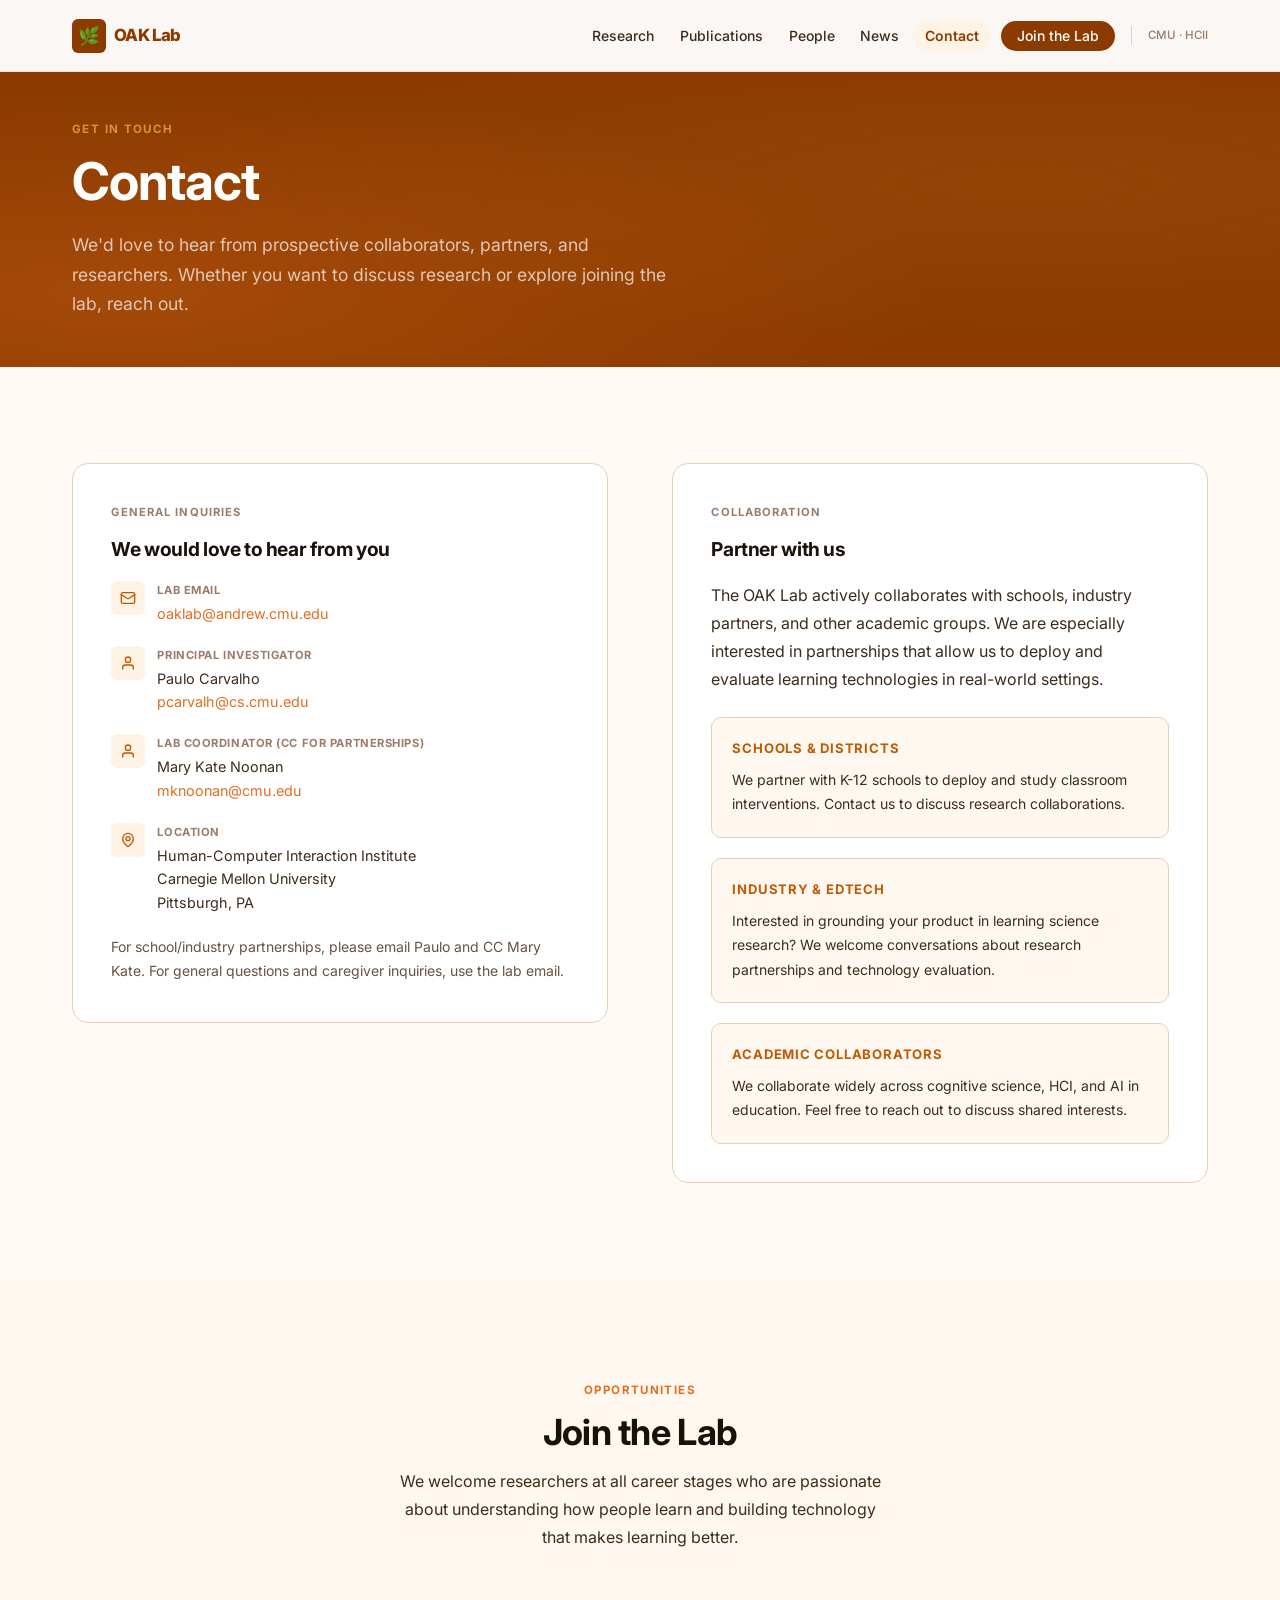
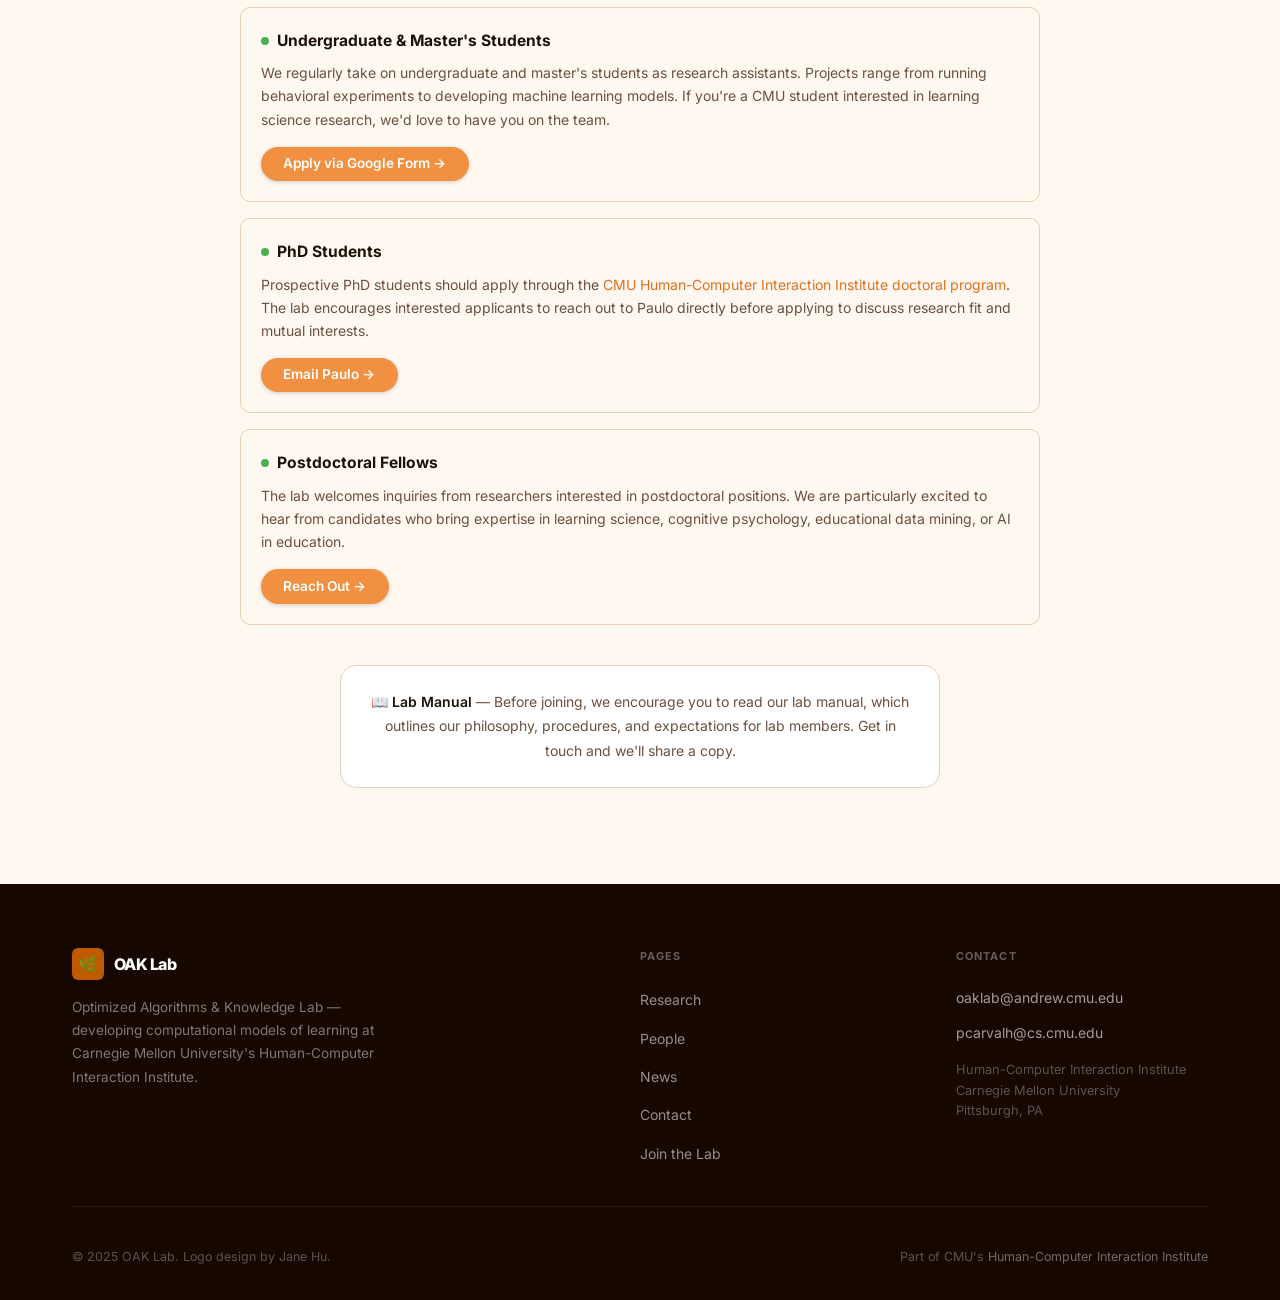
<file: contact.html>
<!DOCTYPE html>
<html lang="en">
<head>
  <meta charset="UTF-8">
  <meta name="viewport" content="width=device-width, initial-scale=1.0">
  <title>Contact – OAK Lab</title>
  <meta name="description" content="Contact the OAK Lab and learn about open positions at Carnegie Mellon University HCII.">
  <link rel="preconnect" href="https://fonts.googleapis.com">
  <link rel="preconnect" href="https://fonts.gstatic.com" crossorigin>
  <link href="https://fonts.googleapis.com/css2?family=Inter:wght@400;500;600;700;800&display=swap" rel="stylesheet">
  <link rel="stylesheet" href="css/style.css">
</head>
<body>

<!-- ── NAVIGATION ──────────────────────────────────────────────────── -->
<nav class="nav" id="nav">
  <div class="container nav__container">
    <a href="index.html" class="nav__logo">
      <div class="nav__logo-icon">🌿</div>
      <span class="nav__logo-text">OAK Lab</span>
    </a>
    <button class="nav__toggle" id="navToggle" aria-label="Toggle navigation" aria-expanded="false">
      <span></span><span></span><span></span>
    </button>
    <ul class="nav__links" id="navLinks" role="list">
      <li><a href="research.html"     class="nav__link">Research</a></li>
      <li><a href="publications.html" class="nav__link">Publications</a></li>
      <li><a href="people.html"       class="nav__link">People</a></li>
      <li><a href="news.html"         class="nav__link">News</a></li>
      <li><a href="contact.html"      class="nav__link">Contact</a></li>
      <li><a href="contact.html#join" class="nav__link nav__link--cta">Join the Lab</a></li>
    </ul>
    <div class="nav__affiliation">CMU · HCII</div>
  </div>
</nav>

<!-- ── PAGE HEADER ──────────────────────────────────────────────────── -->
<header class="page-header">
  <div class="container">
    <div class="page-header__inner">
      <div class="page-header__label">Get In Touch</div>
      <h1>Contact</h1>
      <p class="page-header__desc">We'd love to hear from prospective collaborators, partners, and researchers. Whether you want to discuss research or explore joining the lab, reach out.</p>
    </div>
  </div>
</header>

<main>

  <!-- ── CONTACT SECTION ──────────────────────────────────────────── -->
  <section class="section">
    <div class="container">
      <div class="contact-grid">

        <!-- General Contact -->
        <div class="contact-block">
          <div class="contact-block__label">General Inquiries</div>
          <h3>We would love to hear from you</h3>

          <div class="contact-item">
            <div class="contact-item__icon">
              <svg xmlns="http://www.w3.org/2000/svg" viewBox="0 0 24 24" fill="none" stroke="currentColor" stroke-width="2" stroke-linecap="round" stroke-linejoin="round">
                <rect width="20" height="16" x="2" y="4" rx="2"/>
                <path d="m22 7-8.97 5.7a1.94 1.94 0 0 1-2.06 0L2 7"/>
              </svg>
            </div>
            <div>
              <div class="contact-item__label">Lab Email</div>
              <div class="contact-item__value"><a href="mailto:oaklab@andrew.cmu.edu">oaklab@andrew.cmu.edu</a></div>
            </div>
          </div>

          <div class="contact-item">
            <div class="contact-item__icon">
              <svg xmlns="http://www.w3.org/2000/svg" viewBox="0 0 24 24" fill="none" stroke="currentColor" stroke-width="2" stroke-linecap="round" stroke-linejoin="round">
                <path d="M20 21v-2a4 4 0 0 0-4-4H8a4 4 0 0 0-4 4v2"/>
                <circle cx="12" cy="7" r="4"/>
              </svg>
            </div>
            <div>
              <div class="contact-item__label">Principal Investigator</div>
              <div class="contact-item__value">
                Paulo Carvalho<br>
                <a href="mailto:pcarvalh@cs.cmu.edu">pcarvalh@cs.cmu.edu</a>
              </div>
            </div>
          </div>

          <div class="contact-item">
            <div class="contact-item__icon">
              <svg xmlns="http://www.w3.org/2000/svg" viewBox="0 0 24 24" fill="none" stroke="currentColor" stroke-width="2" stroke-linecap="round" stroke-linejoin="round">
                <path d="M20 21v-2a4 4 0 0 0-4-4H8a4 4 0 0 0-4 4v2"/>
                <circle cx="12" cy="7" r="4"/>
              </svg>
            </div>
            <div>
              <div class="contact-item__label">Lab Coordinator (CC for partnerships)</div>
              <div class="contact-item__value">
                Mary Kate Noonan<br>
                <a href="mailto:mknoonan@cmu.edu">mknoonan@cmu.edu</a>
              </div>
            </div>
          </div>

          <div class="contact-item">
            <div class="contact-item__icon">
              <svg xmlns="http://www.w3.org/2000/svg" viewBox="0 0 24 24" fill="none" stroke="currentColor" stroke-width="2" stroke-linecap="round" stroke-linejoin="round">
                <path d="M20 10c0 6-8 12-8 12s-8-6-8-12a8 8 0 0 1 16 0Z"/>
                <circle cx="12" cy="10" r="3"/>
              </svg>
            </div>
            <div>
              <div class="contact-item__label">Location</div>
              <div class="contact-item__value">Human-Computer Interaction Institute<br>Carnegie Mellon University<br>Pittsburgh, PA</div>
            </div>
          </div>

          <p style="font-size:0.875rem; color:var(--text-soft); margin-top:1rem;">
            For school/industry partnerships, please email Paulo and CC Mary Kate. For general questions and caregiver inquiries, use the lab email.
          </p>
        </div>

        <!-- Partnerships -->
        <div class="contact-block">
          <div class="contact-block__label">Collaboration</div>
          <h3>Partner with us</h3>
          <p style="margin-bottom:1.5rem;">The OAK Lab actively collaborates with schools, industry partners, and other academic groups. We are especially interested in partnerships that allow us to deploy and evaluate learning technologies in real-world settings.</p>

          <div style="background:var(--oak-bg); border:1px solid var(--border); border-radius:var(--radius); padding:1.25rem; margin-bottom:1.25rem;">
            <div style="font-size:0.82rem; font-weight:700; color:var(--oak-medium); margin-bottom:0.5rem; text-transform:uppercase; letter-spacing:0.06em;">Schools &amp; Districts</div>
            <p style="font-size:0.875rem; margin:0;">We partner with K-12 schools to deploy and study classroom interventions. Contact us to discuss research collaborations.</p>
          </div>

          <div style="background:var(--oak-bg); border:1px solid var(--border); border-radius:var(--radius); padding:1.25rem; margin-bottom:1.25rem;">
            <div style="font-size:0.82rem; font-weight:700; color:var(--oak-medium); margin-bottom:0.5rem; text-transform:uppercase; letter-spacing:0.06em;">Industry &amp; EdTech</div>
            <p style="font-size:0.875rem; margin:0;">Interested in grounding your product in learning science research? We welcome conversations about research partnerships and technology evaluation.</p>
          </div>

          <div style="background:var(--oak-bg); border:1px solid var(--border); border-radius:var(--radius); padding:1.25rem;">
            <div style="font-size:0.82rem; font-weight:700; color:var(--oak-medium); margin-bottom:0.5rem; text-transform:uppercase; letter-spacing:0.06em;">Academic Collaborators</div>
            <p style="font-size:0.875rem; margin:0;">We collaborate widely across cognitive science, HCI, and AI in education. Feel free to reach out to discuss shared interests.</p>
          </div>
        </div>

      </div>
    </div>
  </section>

  <!-- ── JOIN THE LAB ───────────────────────────────────────────────── -->
  <section class="section section--bg" id="join">
    <div class="container">
      <div class="section-header section-header--center">
        <span class="section-label">Opportunities</span>
        <h2>Join the Lab</h2>
        <p>We welcome researchers at all career stages who are passionate about understanding how people learn and building technology that makes learning better.</p>
      </div>

      <div style="max-width:800px; margin:0 auto;">

        <div class="position-card">
          <div class="position-card__title">
            <span class="status-dot"></span>
            Undergraduate &amp; Master's Students
          </div>
          <p class="position-card__desc">We regularly take on undergraduate and master's students as research assistants. Projects range from running behavioral experiments to developing machine learning models. If you're a CMU student interested in learning science research, we'd love to have you on the team.</p>
          <a href="https://docs.google.com/forms/d/e/1FAIpQLScDg_ohKI_nvMa58njvtFCyBn4SfQtCqSiZhZOarfT5LnbeVQ/viewform?usp=sf_link" target="_blank" rel="noopener" class="btn btn--primary" style="font-size:0.85rem;">Apply via Google Form →</a>
        </div>

        <div class="position-card">
          <div class="position-card__title">
            <span class="status-dot"></span>
            PhD Students
          </div>
          <p class="position-card__desc">Prospective PhD students should apply through the <a href="https://hcii.cmu.edu/academics/phd-hci" target="_blank" rel="noopener" style="color:var(--oak-light);">CMU Human-Computer Interaction Institute doctoral program</a>. The lab encourages interested applicants to reach out to Paulo directly before applying to discuss research fit and mutual interests.</p>
          <a href="mailto:pcarvalh@cs.cmu.edu" class="btn btn--primary" style="font-size:0.85rem;">Email Paulo →</a>
        </div>

        <div class="position-card">
          <div class="position-card__title">
            <span class="status-dot"></span>
            Postdoctoral Fellows
          </div>
          <p class="position-card__desc">The lab welcomes inquiries from researchers interested in postdoctoral positions. We are particularly excited to hear from candidates who bring expertise in learning science, cognitive psychology, educational data mining, or AI in education.</p>
          <a href="mailto:oaklab@andrew.cmu.edu" class="btn btn--primary" style="font-size:0.85rem;">Reach Out →</a>
        </div>

      </div>

      <div style="text-align:center; margin-top:2.5rem; padding:1.5rem; background:var(--white); border:1px solid var(--border); border-radius:var(--radius-lg); max-width:600px; margin-left:auto; margin-right:auto;">
        <p style="font-size:0.875rem; color:var(--text-soft); margin:0;">
          📖 <strong style="color:var(--text);">Lab Manual</strong> — Before joining, we encourage you to read our lab manual, which outlines our philosophy, procedures, and expectations for lab members.
          Get in touch and we'll share a copy.
        </p>
      </div>

    </div>
  </section>

</main>

<!-- ── FOOTER ────────────────────────────────────────────────────────── -->
<footer class="footer">
  <div class="container">
    <div class="footer__grid">
      <div class="footer__brand">
        <div class="footer__logo">
          <div class="footer__logo-icon">🌿</div>
          <span class="footer__logo-text">OAK Lab</span>
        </div>
        <p class="footer__desc">Optimized Algorithms &amp; Knowledge Lab — developing computational models of learning at Carnegie Mellon University's Human-Computer Interaction Institute.</p>
      </div>
      <div>
        <div class="footer__heading">Pages</div>
        <ul class="footer__nav-links">
          <li><a href="research.html" class="footer__link">Research</a></li>
          <li><a href="people.html"   class="footer__link">People</a></li>
          <li><a href="news.html"     class="footer__link">News</a></li>
          <li><a href="contact.html"  class="footer__link">Contact</a></li>
          <li><a href="contact.html#join" class="footer__link">Join the Lab</a></li>
        </ul>
      </div>
      <div>
        <div class="footer__heading">Contact</div>
        <div class="footer__contact-item"><a href="mailto:oaklab@andrew.cmu.edu">oaklab@andrew.cmu.edu</a></div>
        <div class="footer__contact-item"><a href="mailto:pcarvalh@cs.cmu.edu">pcarvalh@cs.cmu.edu</a></div>
        <div class="footer__contact-item" style="margin-top:1rem; font-size:0.8rem; color:rgba(255,255,255,0.3); line-height:1.6;">
          Human-Computer Interaction Institute<br>Carnegie Mellon University<br>Pittsburgh, PA
        </div>
      </div>
    </div>
    <div class="footer__bottom">
      <span class="footer__copyright">© 2025 OAK Lab. Logo design by Jane Hu.</span>
      <span class="footer__affiliation">Part of CMU's <a href="https://hcii.cmu.edu" target="_blank" rel="noopener">Human-Computer Interaction Institute</a></span>
    </div>
  </div>
</footer>

<script src="js/main.js"></script>
</body>
</html>
</file>
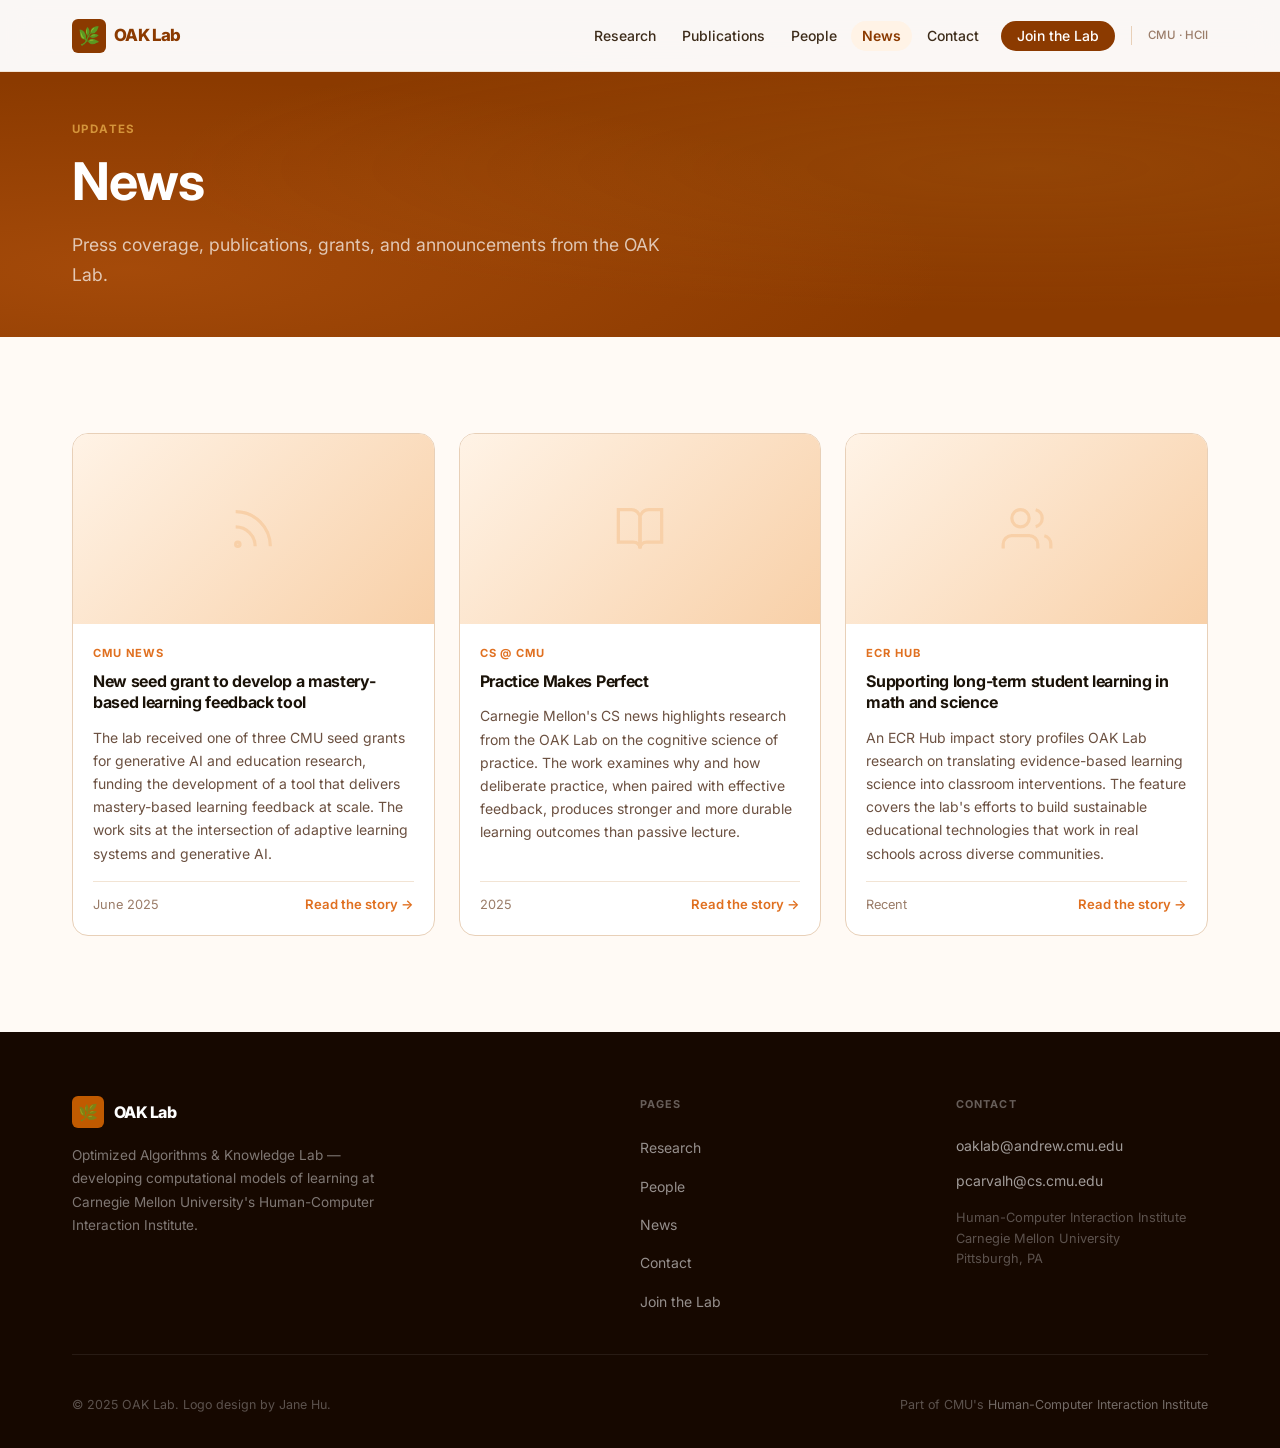
<file: news.html>
<!DOCTYPE html>
<html lang="en">
<head>
  <meta charset="UTF-8">
  <meta name="viewport" content="width=device-width, initial-scale=1.0">
  <title>News – OAK Lab</title>
  <meta name="description" content="Latest news and updates from the OAK Lab at CMU HCII.">
  <link rel="preconnect" href="https://fonts.googleapis.com">
  <link rel="preconnect" href="https://fonts.gstatic.com" crossorigin>
  <link href="https://fonts.googleapis.com/css2?family=Inter:wght@400;500;600;700;800&display=swap" rel="stylesheet">
  <link rel="stylesheet" href="css/style.css">
</head>
<body>

<!-- ── NAVIGATION ──────────────────────────────────────────────────── -->
<nav class="nav" id="nav">
  <div class="container nav__container">
    <a href="index.html" class="nav__logo">
      <div class="nav__logo-icon">🌿</div>
      <span class="nav__logo-text">OAK Lab</span>
    </a>
    <button class="nav__toggle" id="navToggle" aria-label="Toggle navigation" aria-expanded="false">
      <span></span><span></span><span></span>
    </button>
    <ul class="nav__links" id="navLinks" role="list">
      <li><a href="research.html"     class="nav__link">Research</a></li>
      <li><a href="publications.html" class="nav__link">Publications</a></li>
      <li><a href="people.html"       class="nav__link">People</a></li>
      <li><a href="news.html"         class="nav__link">News</a></li>
      <li><a href="contact.html"      class="nav__link">Contact</a></li>
      <li><a href="contact.html#join" class="nav__link nav__link--cta">Join the Lab</a></li>
    </ul>
    <div class="nav__affiliation">CMU · HCII</div>
  </div>
</nav>

<!-- ── PAGE HEADER ──────────────────────────────────────────────────── -->
<header class="page-header">
  <div class="container">
    <div class="page-header__inner">
      <div class="page-header__label">Updates</div>
      <h1>News</h1>
      <p class="page-header__desc">Press coverage, publications, grants, and announcements from the OAK Lab.</p>
    </div>
  </div>
</header>

<main>
  <section class="section">
    <div class="container">
      <div class="grid grid--3">

        <!-- News 1 -->
        <div class="news-card">
          <div class="news-card__image">
            <svg xmlns="http://www.w3.org/2000/svg" viewBox="0 0 24 24" fill="none" stroke="currentColor" stroke-width="1.5">
              <path d="M4 11a9 9 0 0 1 9 9"/><path d="M4 4a16 16 0 0 1 16 16"/>
              <circle cx="5" cy="19" r="1"/>
            </svg>
          </div>
          <div class="news-card__body">
            <div class="news-card__source">CMU News</div>
            <h3 class="news-card__title">New seed grant to develop a mastery-based learning feedback tool</h3>
            <p class="news-card__excerpt">The lab received one of three CMU seed grants for generative AI and education research, funding the development of a tool that delivers mastery-based learning feedback at scale. The work sits at the intersection of adaptive learning systems and generative AI.</p>
            <div class="news-card__footer">
              <span class="news-card__date">June 2025</span>
              <a href="https://cmu.edu/news/stories/archives/2025/june/three-seed-grants-awarded-for-generative-ai-and-education-research" target="_blank" rel="noopener" class="news-card__link">Read the story →</a>
            </div>
          </div>
        </div>

        <!-- News 2 -->
        <div class="news-card">
          <div class="news-card__image">
            <svg xmlns="http://www.w3.org/2000/svg" viewBox="0 0 24 24" fill="none" stroke="currentColor" stroke-width="1.5">
              <path d="M2 3h6a4 4 0 0 1 4 4v14a3 3 0 0 0-3-3H2z"/>
              <path d="M22 3h-6a4 4 0 0 0-4 4v14a3 3 0 0 1 3-3h7z"/>
            </svg>
          </div>
          <div class="news-card__body">
            <div class="news-card__source">CS @ CMU</div>
            <h3 class="news-card__title">Practice Makes Perfect</h3>
            <p class="news-card__excerpt">Carnegie Mellon's CS news highlights research from the OAK Lab on the cognitive science of practice. The work examines why and how deliberate practice, when paired with effective feedback, produces stronger and more durable learning outcomes than passive lecture.</p>
            <div class="news-card__footer">
              <span class="news-card__date">2025</span>
              <a href="https://cs.cmu.edu/news/2025/practice-makes-perfect" target="_blank" rel="noopener" class="news-card__link">Read the story →</a>
            </div>
          </div>
        </div>

        <!-- News 3 -->
        <div class="news-card">
          <div class="news-card__image">
            <svg xmlns="http://www.w3.org/2000/svg" viewBox="0 0 24 24" fill="none" stroke="currentColor" stroke-width="1.5">
              <path d="M17 21v-2a4 4 0 0 0-4-4H5a4 4 0 0 0-4 4v2"/>
              <circle cx="9" cy="7" r="4"/>
              <path d="M23 21v-2a4 4 0 0 0-3-3.87M16 3.13a4 4 0 0 1 0 7.75"/>
            </svg>
          </div>
          <div class="news-card__body">
            <div class="news-card__source">ECR Hub</div>
            <h3 class="news-card__title">Supporting long-term student learning in math and science</h3>
            <p class="news-card__excerpt">An ECR Hub impact story profiles OAK Lab research on translating evidence-based learning science into classroom interventions. The feature covers the lab's efforts to build sustainable educational technologies that work in real schools across diverse communities.</p>
            <div class="news-card__footer">
              <span class="news-card__date">Recent</span>
              <a href="https://ecrhub.org/impact-stories/supporting-long-term-student-learning-math-and-science" target="_blank" rel="noopener" class="news-card__link">Read the story →</a>
            </div>
          </div>
        </div>

      </div>
    </div>
  </section>
</main>

<!-- ── FOOTER ────────────────────────────────────────────────────────── -->
<footer class="footer">
  <div class="container">
    <div class="footer__grid">
      <div class="footer__brand">
        <div class="footer__logo">
          <div class="footer__logo-icon">🌿</div>
          <span class="footer__logo-text">OAK Lab</span>
        </div>
        <p class="footer__desc">Optimized Algorithms &amp; Knowledge Lab — developing computational models of learning at Carnegie Mellon University's Human-Computer Interaction Institute.</p>
      </div>
      <div>
        <div class="footer__heading">Pages</div>
        <ul class="footer__nav-links">
          <li><a href="research.html" class="footer__link">Research</a></li>
          <li><a href="people.html"   class="footer__link">People</a></li>
          <li><a href="news.html"     class="footer__link">News</a></li>
          <li><a href="contact.html"  class="footer__link">Contact</a></li>
          <li><a href="contact.html#join" class="footer__link">Join the Lab</a></li>
        </ul>
      </div>
      <div>
        <div class="footer__heading">Contact</div>
        <div class="footer__contact-item"><a href="mailto:oaklab@andrew.cmu.edu">oaklab@andrew.cmu.edu</a></div>
        <div class="footer__contact-item"><a href="mailto:pcarvalh@cs.cmu.edu">pcarvalh@cs.cmu.edu</a></div>
        <div class="footer__contact-item" style="margin-top:1rem; font-size:0.8rem; color:rgba(255,255,255,0.3); line-height:1.6;">
          Human-Computer Interaction Institute<br>Carnegie Mellon University<br>Pittsburgh, PA
        </div>
      </div>
    </div>
    <div class="footer__bottom">
      <span class="footer__copyright">© 2025 OAK Lab. Logo design by Jane Hu.</span>
      <span class="footer__affiliation">Part of CMU's <a href="https://hcii.cmu.edu" target="_blank" rel="noopener">Human-Computer Interaction Institute</a></span>
    </div>
  </div>
</footer>

<script src="js/main.js"></script>
</body>
</html>
</file>
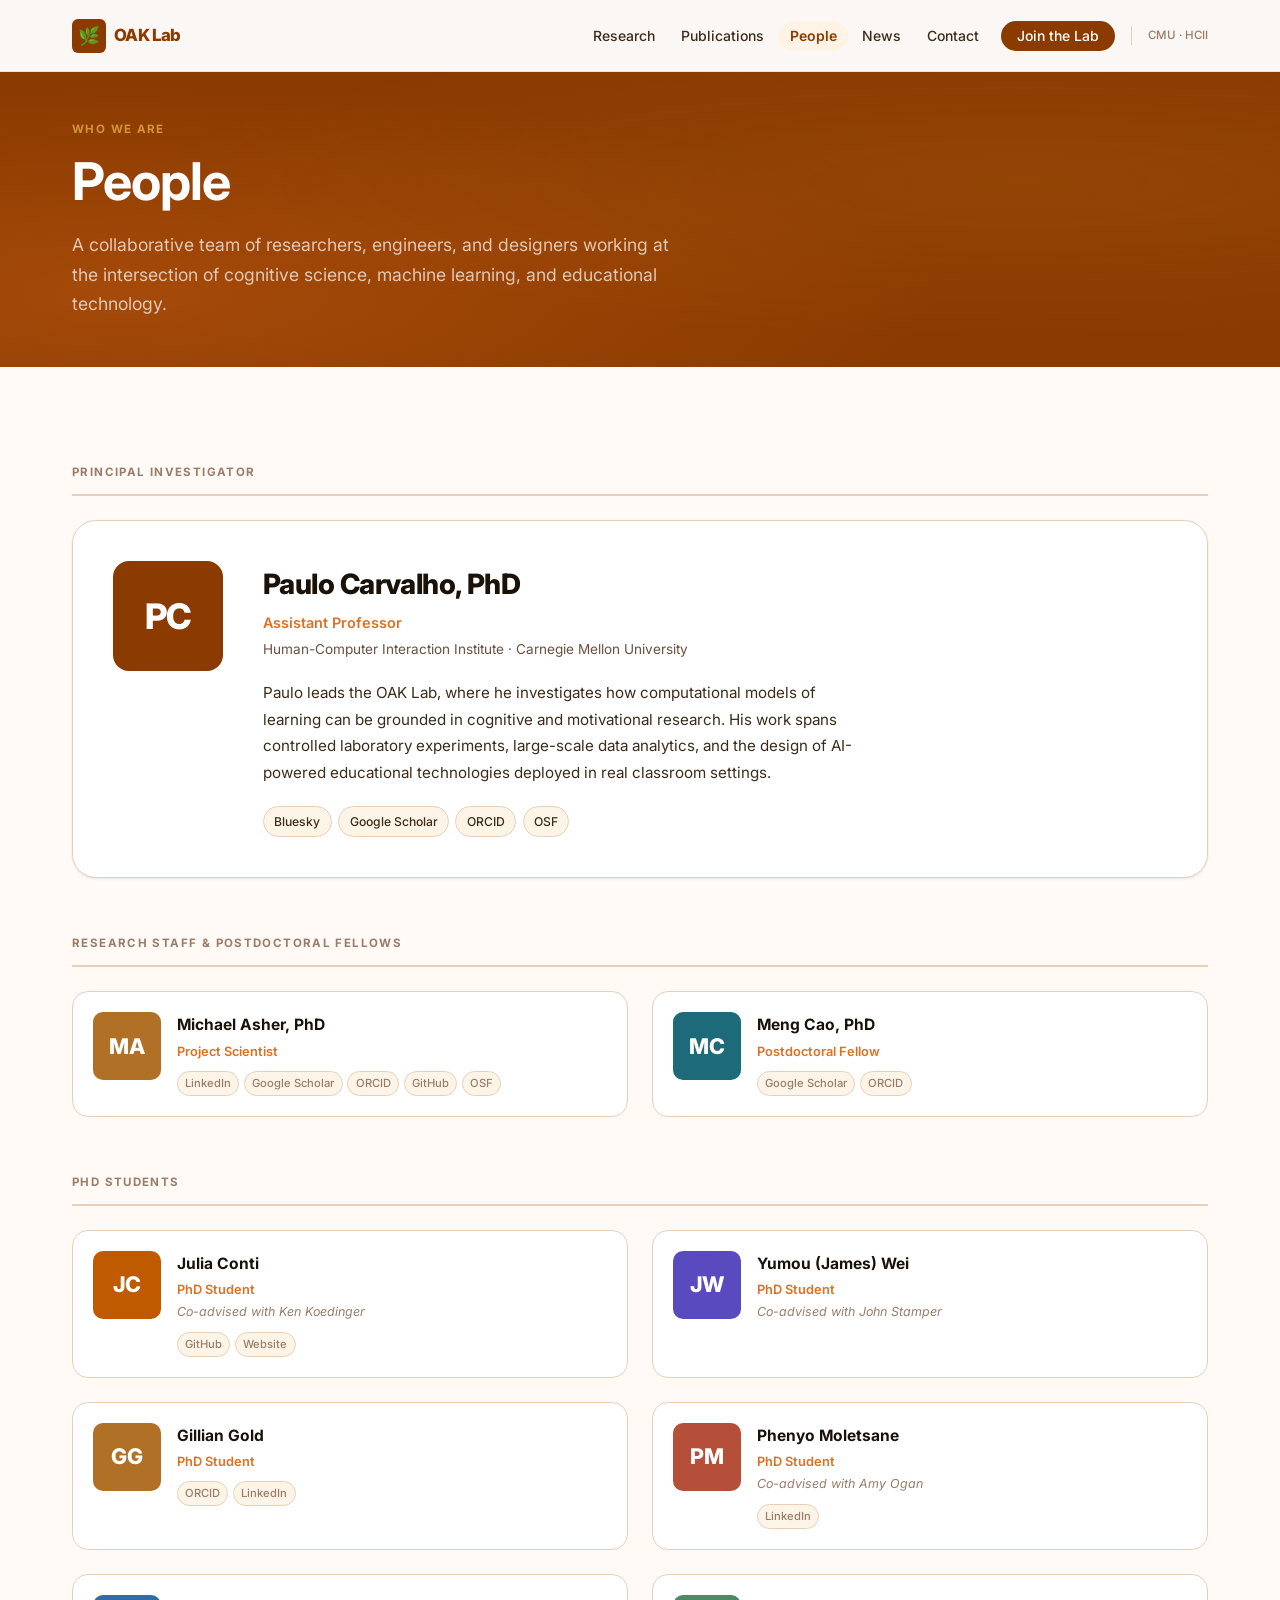
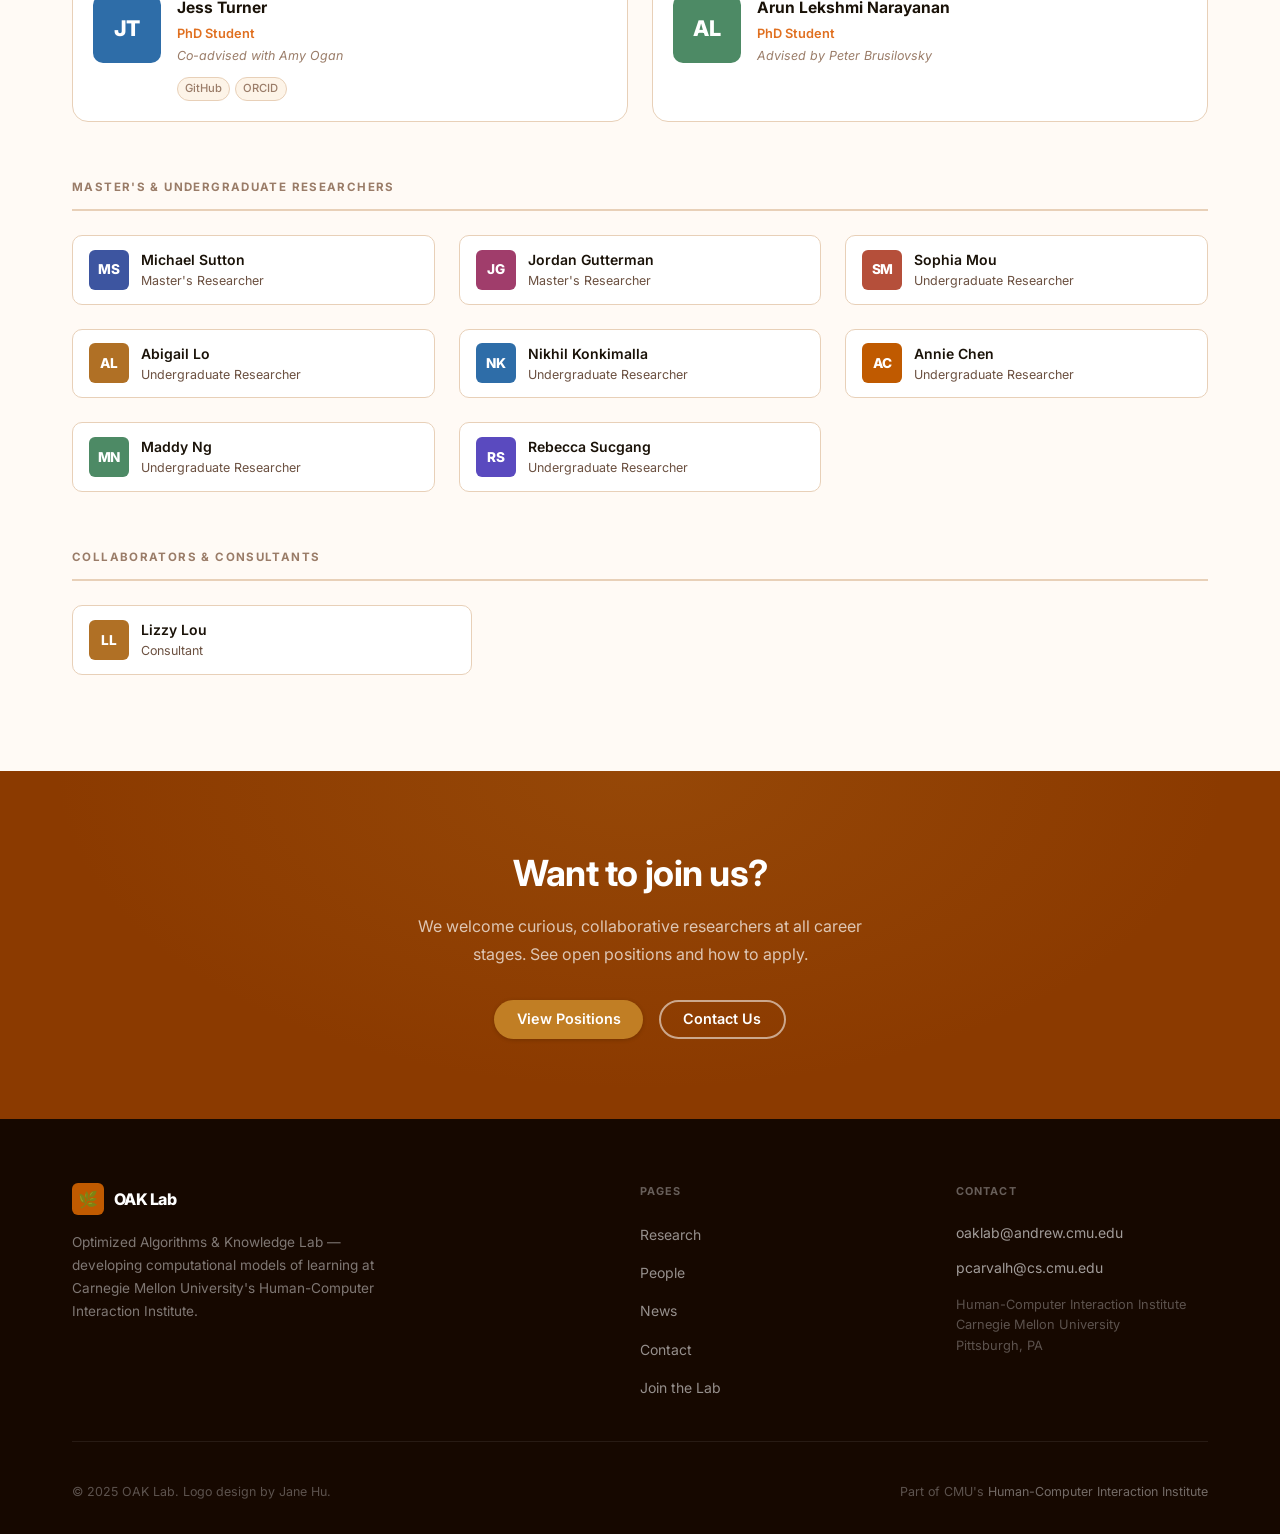
<file: people.html>
<!DOCTYPE html>
<html lang="en">
<head>
  <meta charset="UTF-8">
  <meta name="viewport" content="width=device-width, initial-scale=1.0">
  <title>People – OAK Lab</title>
  <meta name="description" content="Meet the team at the OAK Lab, Carnegie Mellon University HCII.">
  <link rel="preconnect" href="https://fonts.googleapis.com">
  <link rel="preconnect" href="https://fonts.gstatic.com" crossorigin>
  <link href="https://fonts.googleapis.com/css2?family=Inter:wght@400;500;600;700;800&display=swap" rel="stylesheet">
  <link rel="stylesheet" href="css/style.css">
</head>
<body>

<!-- ── NAVIGATION ──────────────────────────────────────────────────── -->
<nav class="nav" id="nav">
  <div class="container nav__container">
    <a href="index.html" class="nav__logo">
      <div class="nav__logo-icon">🌿</div>
      <span class="nav__logo-text">OAK Lab</span>
    </a>
    <button class="nav__toggle" id="navToggle" aria-label="Toggle navigation" aria-expanded="false">
      <span></span><span></span><span></span>
    </button>
    <ul class="nav__links" id="navLinks" role="list">
      <li><a href="research.html"     class="nav__link">Research</a></li>
      <li><a href="publications.html" class="nav__link">Publications</a></li>
      <li><a href="people.html"       class="nav__link">People</a></li>
      <li><a href="news.html"         class="nav__link">News</a></li>
      <li><a href="contact.html"      class="nav__link">Contact</a></li>
      <li><a href="contact.html#join" class="nav__link nav__link--cta">Join the Lab</a></li>
    </ul>
    <div class="nav__affiliation">CMU · HCII</div>
  </div>
</nav>

<!-- ── PAGE HEADER ──────────────────────────────────────────────────── -->
<header class="page-header">
  <div class="container">
    <div class="page-header__inner">
      <div class="page-header__label">Who We Are</div>
      <h1>People</h1>
      <p class="page-header__desc">A collaborative team of researchers, engineers, and designers working at the intersection of cognitive science, machine learning, and educational technology.</p>
    </div>
  </div>
</header>

<main>
  <section class="section">
    <div class="container">

      <!-- ── Principal Investigator ─────────────────────────────────── -->
      <div class="people-group">
        <div class="people-group__label">Principal Investigator</div>
        <div class="pi-card">
          <div class="avatar avatar--xl av-green">PC</div>
          <div class="pi-card__content">
            <div class="pi-card__name">Paulo Carvalho, PhD</div>
            <div class="pi-card__role">Assistant Professor</div>
            <div class="pi-card__affiliation">Human-Computer Interaction Institute · Carnegie Mellon University</div>
            <p class="pi-card__bio">Paulo leads the OAK Lab, where he investigates how computational models of learning can be grounded in cognitive and motivational research. His work spans controlled laboratory experiments, large-scale data analytics, and the design of AI-powered educational technologies deployed in real classroom settings.</p>
            <div class="social-links">
              <a href="https://bsky.app" target="_blank" rel="noopener" class="social-link">Bluesky</a>
              <a href="https://scholar.google.com" target="_blank" rel="noopener" class="social-link">Google Scholar</a>
              <a href="https://orcid.org" target="_blank" rel="noopener" class="social-link">ORCID</a>
              <a href="https://osf.io" target="_blank" rel="noopener" class="social-link">OSF</a>
            </div>
          </div>
        </div>
      </div>

      <!-- ── Research Staff & Postdocs ──────────────────────────────── -->
      <div class="people-group">
        <div class="people-group__label">Research Staff &amp; Postdoctoral Fellows</div>
        <div class="grid grid--2">

          <div class="person-card">
            <div class="avatar avatar--lg av-amber">MA</div>
            <div class="person-card__info">
              <div class="person-card__name">Michael Asher, PhD</div>
              <div class="person-card__role">Project Scientist</div>
              <div class="person-card__links">
                <a href="https://linkedin.com" target="_blank" rel="noopener" class="person-card__link">LinkedIn</a>
                <a href="https://scholar.google.com" target="_blank" rel="noopener" class="person-card__link">Google Scholar</a>
                <a href="https://orcid.org" target="_blank" rel="noopener" class="person-card__link">ORCID</a>
                <a href="https://github.com" target="_blank" rel="noopener" class="person-card__link">GitHub</a>
                <a href="https://osf.io" target="_blank" rel="noopener" class="person-card__link">OSF</a>
              </div>
            </div>
          </div>

          <div class="person-card">
            <div class="avatar avatar--lg av-teal">MC</div>
            <div class="person-card__info">
              <div class="person-card__name">Meng Cao, PhD</div>
              <div class="person-card__role">Postdoctoral Fellow</div>
              <div class="person-card__links">
                <a href="https://scholar.google.com" target="_blank" rel="noopener" class="person-card__link">Google Scholar</a>
                <a href="https://orcid.org" target="_blank" rel="noopener" class="person-card__link">ORCID</a>
              </div>
            </div>
          </div>

        </div>
      </div>

      <!-- ── PhD Students ────────────────────────────────────────────── -->
      <div class="people-group">
        <div class="people-group__label">PhD Students</div>
        <div class="grid grid--2">

          <div class="person-card">
            <div class="avatar avatar--lg av-green-light">JC</div>
            <div class="person-card__info">
              <div class="person-card__name">Julia Conti</div>
              <div class="person-card__role">PhD Student</div>
              <div class="person-card__note">Co-advised with Ken Koedinger</div>
              <div class="person-card__links">
                <a href="https://github.com" target="_blank" rel="noopener" class="person-card__link">GitHub</a>
                <a href="#" class="person-card__link">Website</a>
              </div>
            </div>
          </div>

          <div class="person-card">
            <div class="avatar avatar--lg av-purple">JW</div>
            <div class="person-card__info">
              <div class="person-card__name">Yumou (James) Wei</div>
              <div class="person-card__role">PhD Student</div>
              <div class="person-card__note">Co-advised with John Stamper</div>
            </div>
          </div>

          <div class="person-card">
            <div class="avatar avatar--lg av-amber">GG</div>
            <div class="person-card__info">
              <div class="person-card__name">Gillian Gold</div>
              <div class="person-card__role">PhD Student</div>
              <div class="person-card__links">
                <a href="https://orcid.org" target="_blank" rel="noopener" class="person-card__link">ORCID</a>
                <a href="https://linkedin.com" target="_blank" rel="noopener" class="person-card__link">LinkedIn</a>
              </div>
            </div>
          </div>

          <div class="person-card">
            <div class="avatar avatar--lg av-coral">PM</div>
            <div class="person-card__info">
              <div class="person-card__name">Phenyo Moletsane</div>
              <div class="person-card__role">PhD Student</div>
              <div class="person-card__note">Co-advised with Amy Ogan</div>
              <div class="person-card__links">
                <a href="https://linkedin.com" target="_blank" rel="noopener" class="person-card__link">LinkedIn</a>
              </div>
            </div>
          </div>

          <div class="person-card">
            <div class="avatar avatar--lg av-sky">JT</div>
            <div class="person-card__info">
              <div class="person-card__name">Jess Turner</div>
              <div class="person-card__role">PhD Student</div>
              <div class="person-card__note">Co-advised with Amy Ogan</div>
              <div class="person-card__links">
                <a href="https://github.com" target="_blank" rel="noopener" class="person-card__link">GitHub</a>
                <a href="https://orcid.org" target="_blank" rel="noopener" class="person-card__link">ORCID</a>
              </div>
            </div>
          </div>

          <div class="person-card">
            <div class="avatar avatar--lg av-sage">AL</div>
            <div class="person-card__info">
              <div class="person-card__name">Arun Lekshmi Narayanan</div>
              <div class="person-card__role">PhD Student</div>
              <div class="person-card__note">Advised by Peter Brusilovsky</div>
            </div>
          </div>

        </div>
      </div>

      <!-- ── Master's & Undergraduate Researchers ──────────────────── -->
      <div class="people-group">
        <div class="people-group__label">Master's &amp; Undergraduate Researchers</div>
        <div class="grid grid--3">

          <div class="person-chip">
            <div class="avatar avatar--sm av-indigo">MS</div>
            <div>
              <div class="person-chip__name">Michael Sutton</div>
              <div class="person-chip__role">Master's Researcher</div>
            </div>
          </div>

          <div class="person-chip">
            <div class="avatar avatar--sm av-rose">JG</div>
            <div>
              <div class="person-chip__name">Jordan Gutterman</div>
              <div class="person-chip__role">Master's Researcher</div>
            </div>
          </div>

          <div class="person-chip">
            <div class="avatar avatar--sm av-coral">SM</div>
            <div>
              <div class="person-chip__name">Sophia Mou</div>
              <div class="person-chip__role">Undergraduate Researcher</div>
            </div>
          </div>

          <div class="person-chip">
            <div class="avatar avatar--sm av-amber">AL</div>
            <div>
              <div class="person-chip__name">Abigail Lo</div>
              <div class="person-chip__role">Undergraduate Researcher</div>
            </div>
          </div>

          <div class="person-chip">
            <div class="avatar avatar--sm av-sky">NK</div>
            <div>
              <div class="person-chip__name">Nikhil Konkimalla</div>
              <div class="person-chip__role">Undergraduate Researcher</div>
            </div>
          </div>

          <div class="person-chip">
            <div class="avatar avatar--sm av-green-light">AC</div>
            <div>
              <div class="person-chip__name">Annie Chen</div>
              <div class="person-chip__role">Undergraduate Researcher</div>
            </div>
          </div>

          <div class="person-chip">
            <div class="avatar avatar--sm av-sage">MN</div>
            <div>
              <div class="person-chip__name">Maddy Ng</div>
              <div class="person-chip__role">Undergraduate Researcher</div>
            </div>
          </div>

          <div class="person-chip">
            <div class="avatar avatar--sm av-purple">RS</div>
            <div>
              <div class="person-chip__name">Rebecca Sucgang</div>
              <div class="person-chip__role">Undergraduate Researcher</div>
            </div>
          </div>

        </div>
      </div>

      <!-- ── Collaborators & Consultants ───────────────────────────── -->
      <div class="people-group">
        <div class="people-group__label">Collaborators &amp; Consultants</div>
        <div style="max-width: 400px;">
          <div class="person-chip">
            <div class="avatar avatar--sm av-amber">LL</div>
            <div>
              <div class="person-chip__name">Lizzy Lou</div>
              <div class="person-chip__role">Consultant</div>
            </div>
          </div>
        </div>
      </div>

    </div>
  </section>

  <!-- ── JOIN BANNER ───────────────────────────────────────────────── -->
  <section class="join-banner">
    <div class="container">
      <div class="join-banner__inner">
        <h2>Want to join us?</h2>
        <p>We welcome curious, collaborative researchers at all career stages. See open positions and how to apply.</p>
        <div class="btn-group">
          <a href="contact.html#join" class="btn btn--amber">View Positions</a>
          <a href="contact.html" class="btn btn--outline">Contact Us</a>
        </div>
      </div>
    </div>
  </section>

</main>

<!-- ── FOOTER ────────────────────────────────────────────────────────── -->
<footer class="footer">
  <div class="container">
    <div class="footer__grid">
      <div class="footer__brand">
        <div class="footer__logo">
          <div class="footer__logo-icon">🌿</div>
          <span class="footer__logo-text">OAK Lab</span>
        </div>
        <p class="footer__desc">Optimized Algorithms &amp; Knowledge Lab — developing computational models of learning at Carnegie Mellon University's Human-Computer Interaction Institute.</p>
      </div>
      <div>
        <div class="footer__heading">Pages</div>
        <ul class="footer__nav-links">
          <li><a href="research.html" class="footer__link">Research</a></li>
          <li><a href="people.html"   class="footer__link">People</a></li>
          <li><a href="news.html"     class="footer__link">News</a></li>
          <li><a href="contact.html"  class="footer__link">Contact</a></li>
          <li><a href="contact.html#join" class="footer__link">Join the Lab</a></li>
        </ul>
      </div>
      <div>
        <div class="footer__heading">Contact</div>
        <div class="footer__contact-item"><a href="mailto:oaklab@andrew.cmu.edu">oaklab@andrew.cmu.edu</a></div>
        <div class="footer__contact-item"><a href="mailto:pcarvalh@cs.cmu.edu">pcarvalh@cs.cmu.edu</a></div>
        <div class="footer__contact-item" style="margin-top:1rem; font-size:0.8rem; color:rgba(255,255,255,0.3); line-height:1.6;">
          Human-Computer Interaction Institute<br>Carnegie Mellon University<br>Pittsburgh, PA
        </div>
      </div>
    </div>
    <div class="footer__bottom">
      <span class="footer__copyright">© 2025 OAK Lab. Logo design by Jane Hu.</span>
      <span class="footer__affiliation">Part of CMU's <a href="https://hcii.cmu.edu" target="_blank" rel="noopener">Human-Computer Interaction Institute</a></span>
    </div>
  </div>
</footer>

<script src="js/main.js"></script>
</body>
</html>
</file>
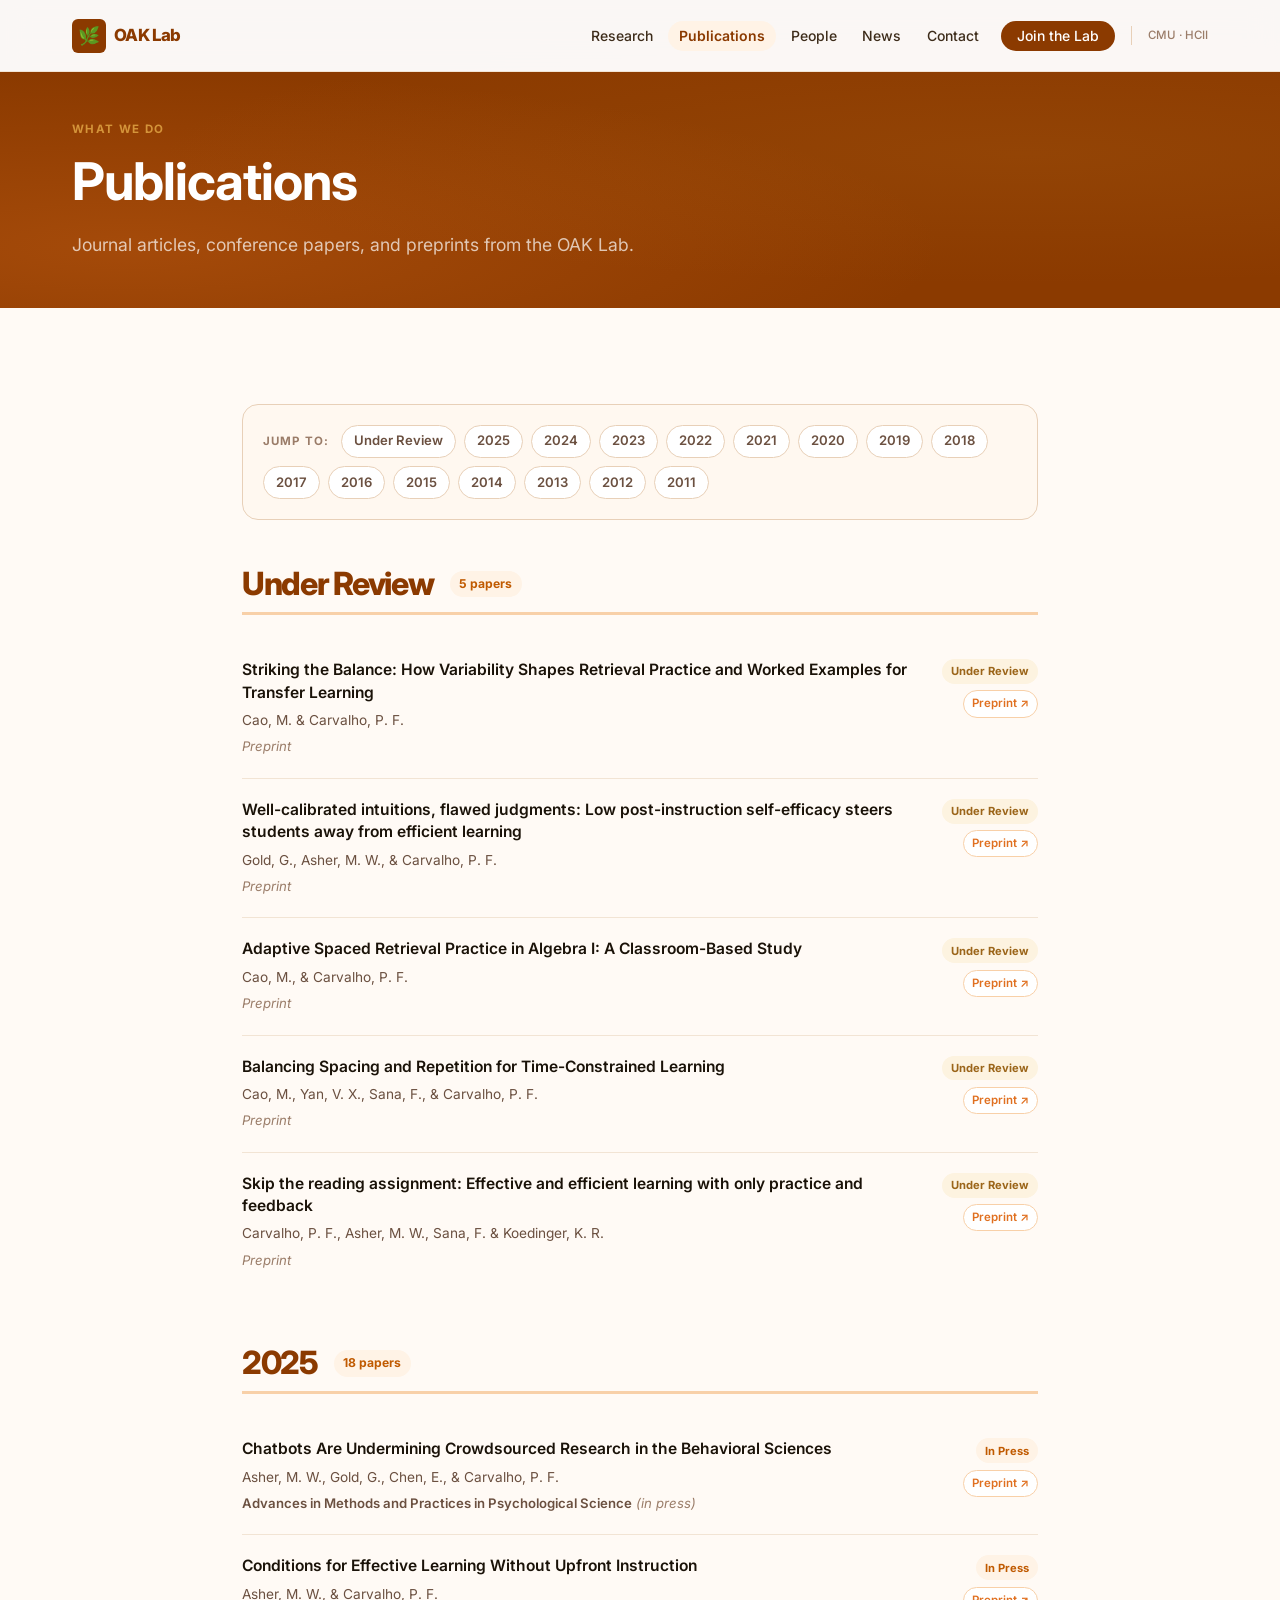
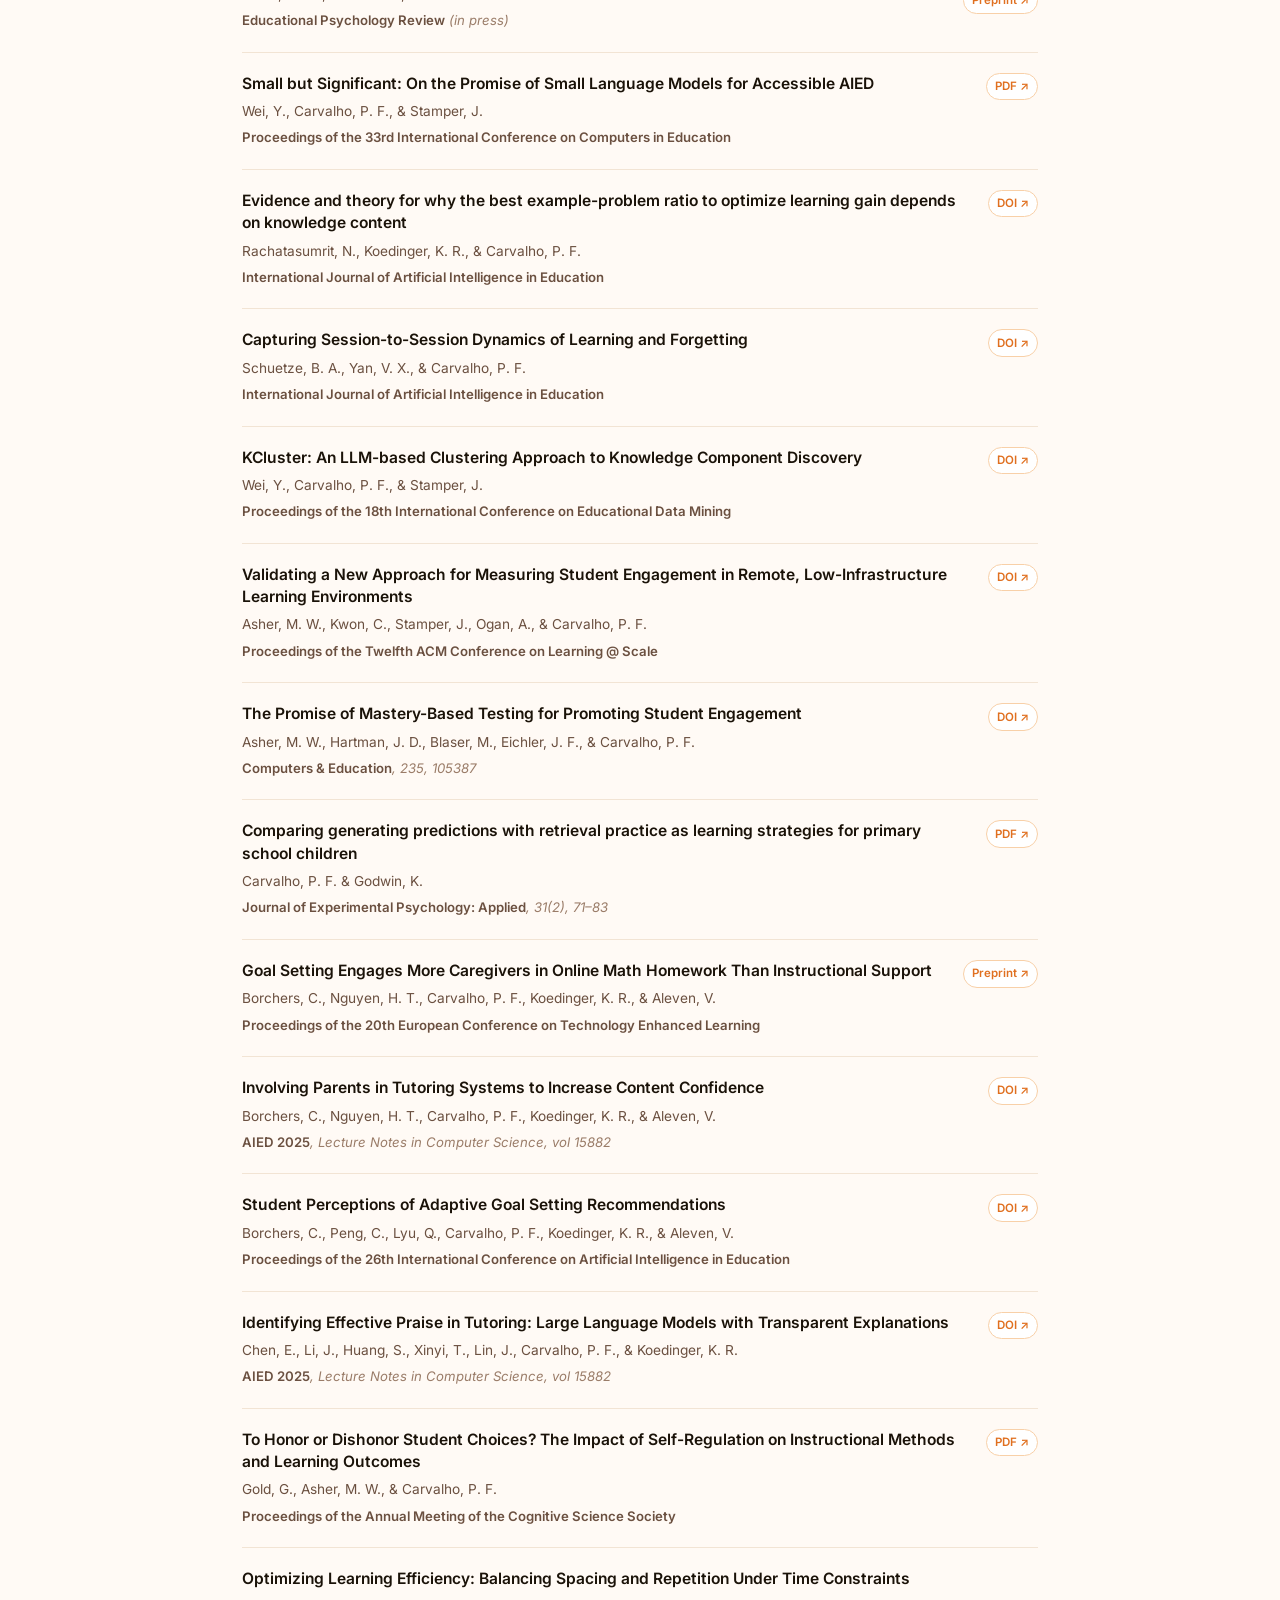
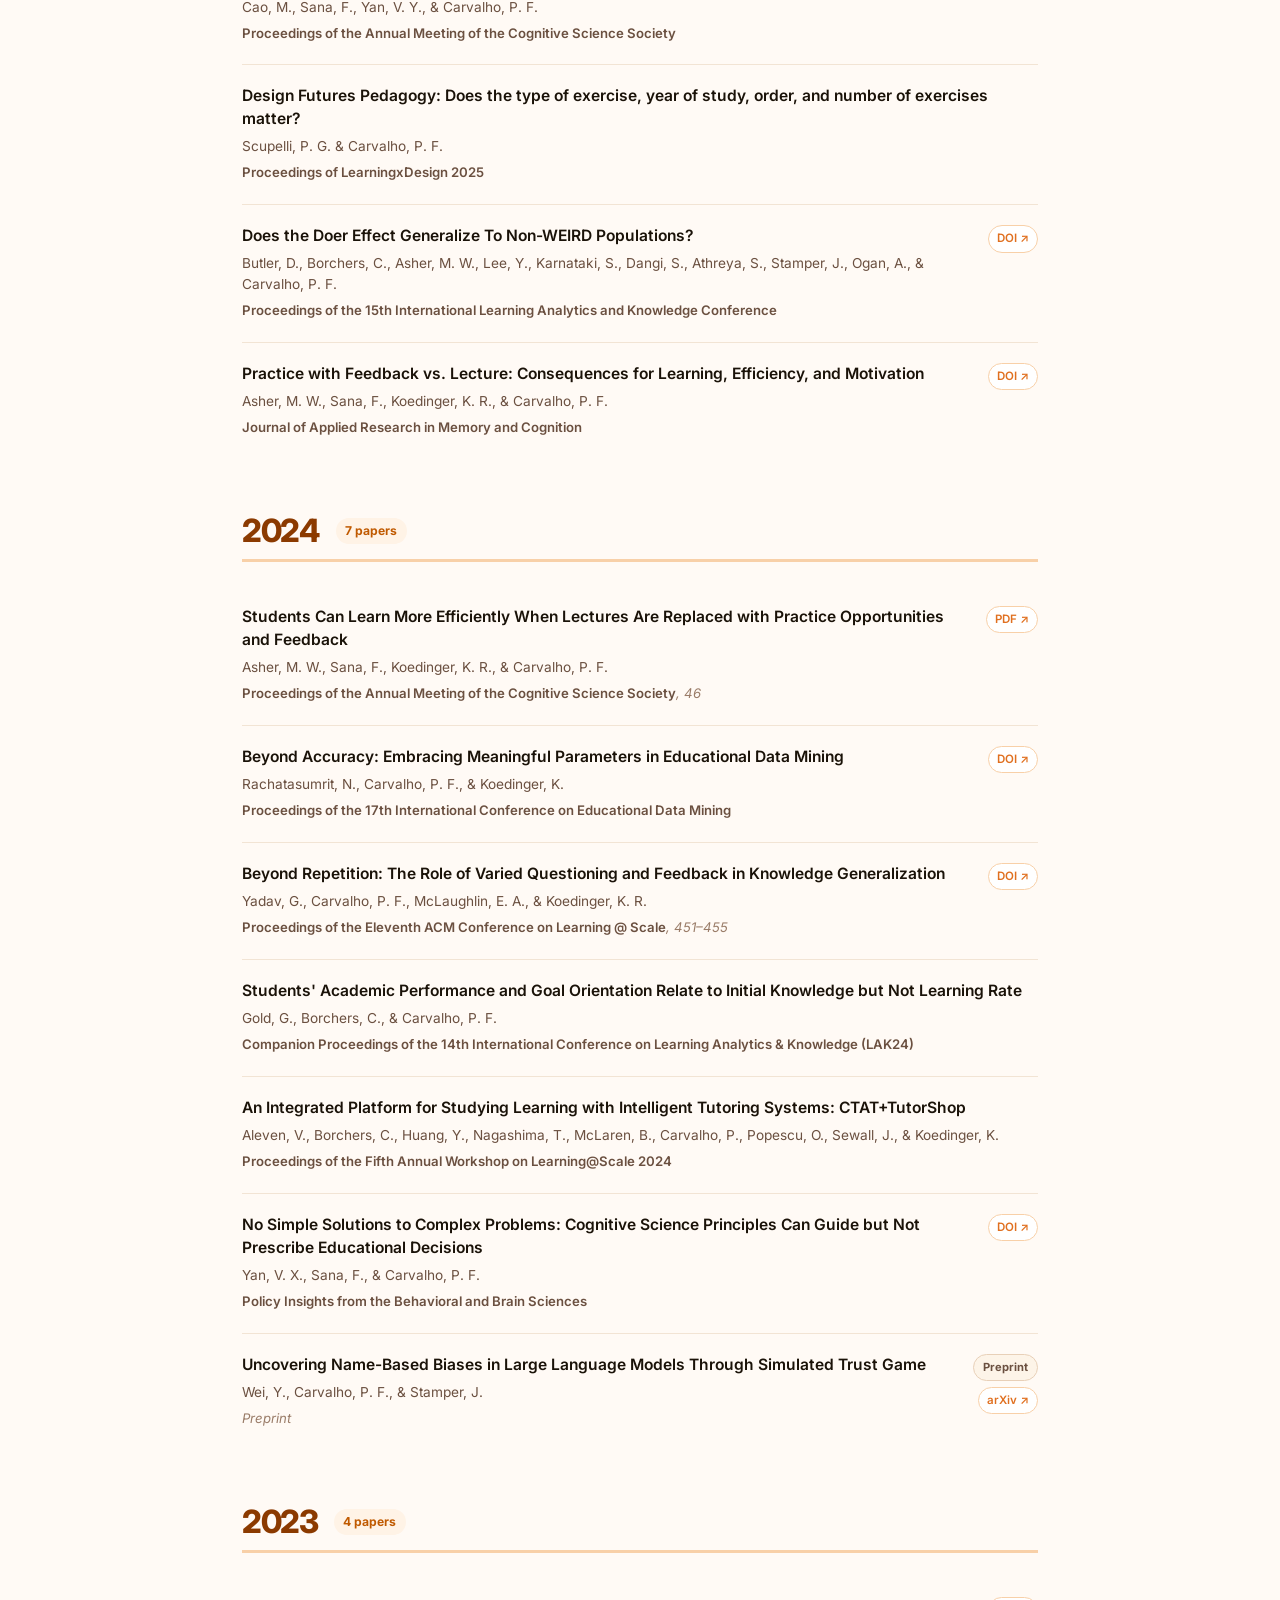
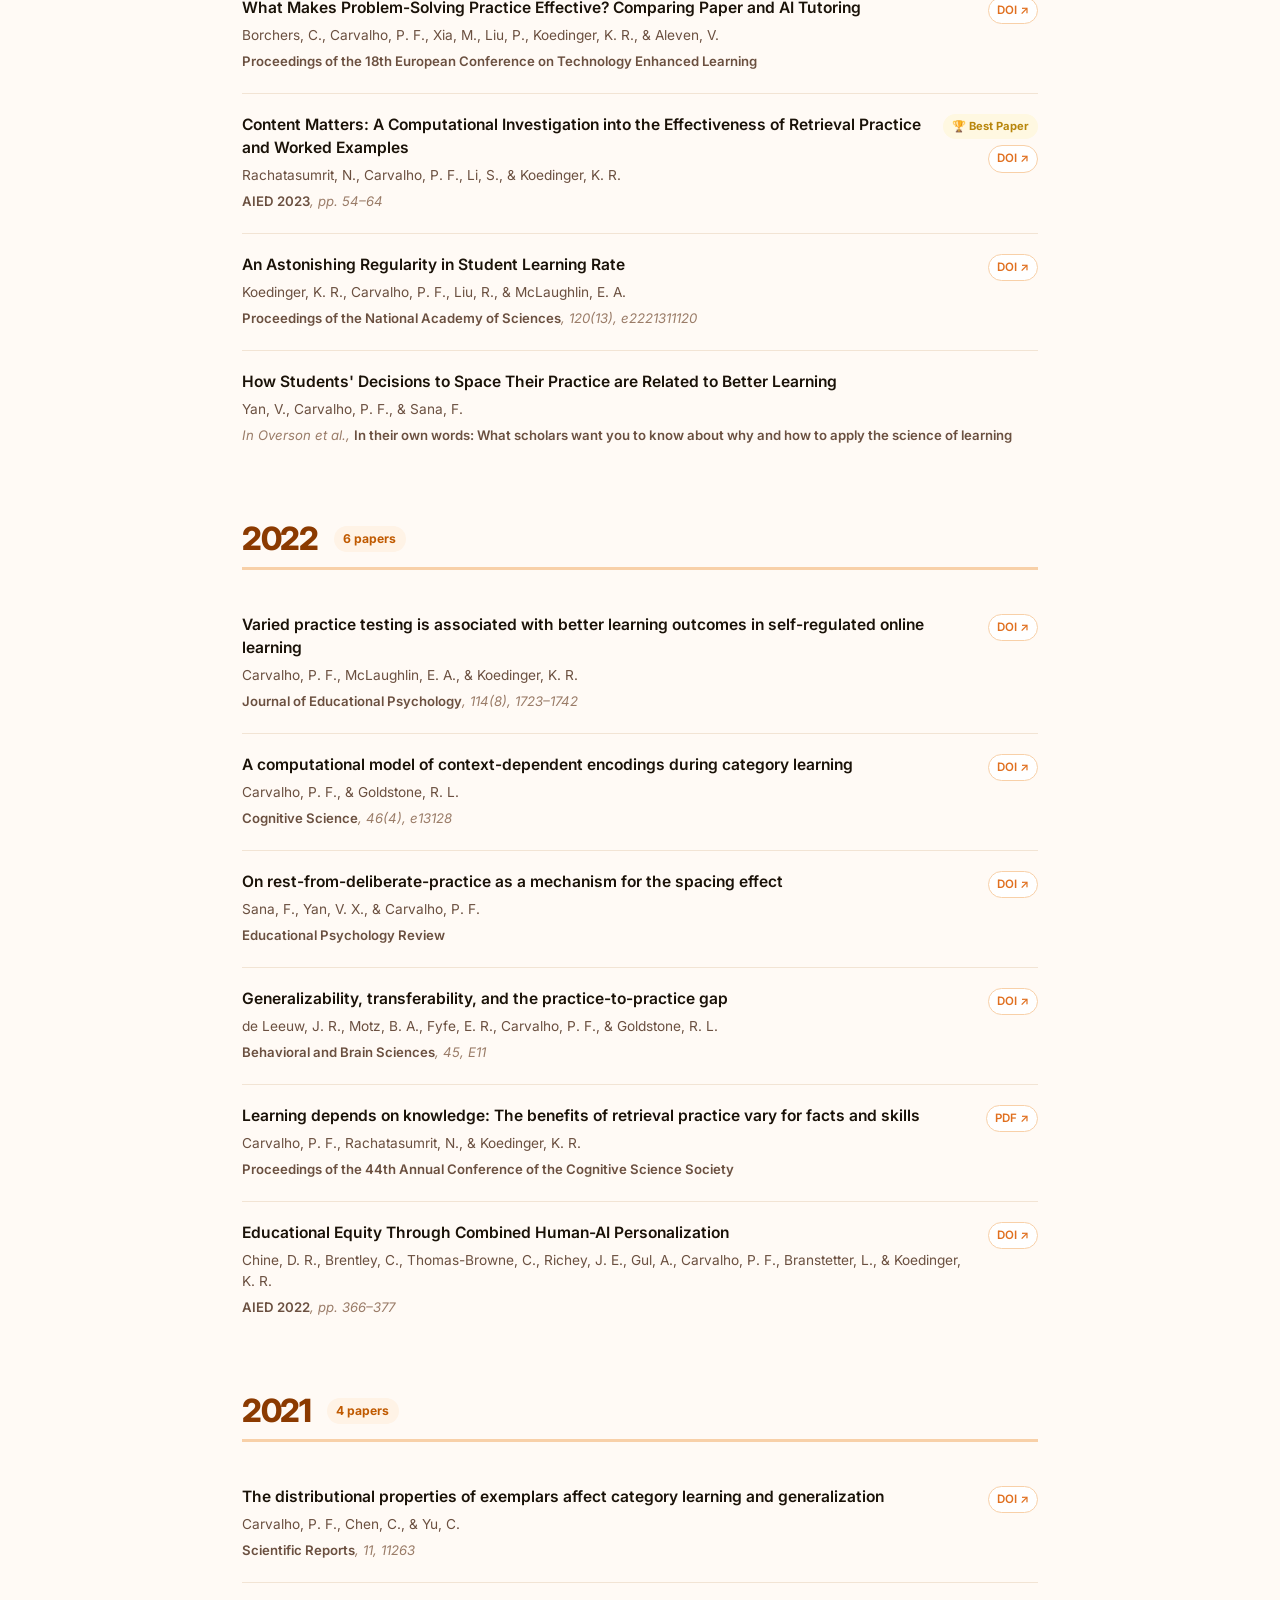
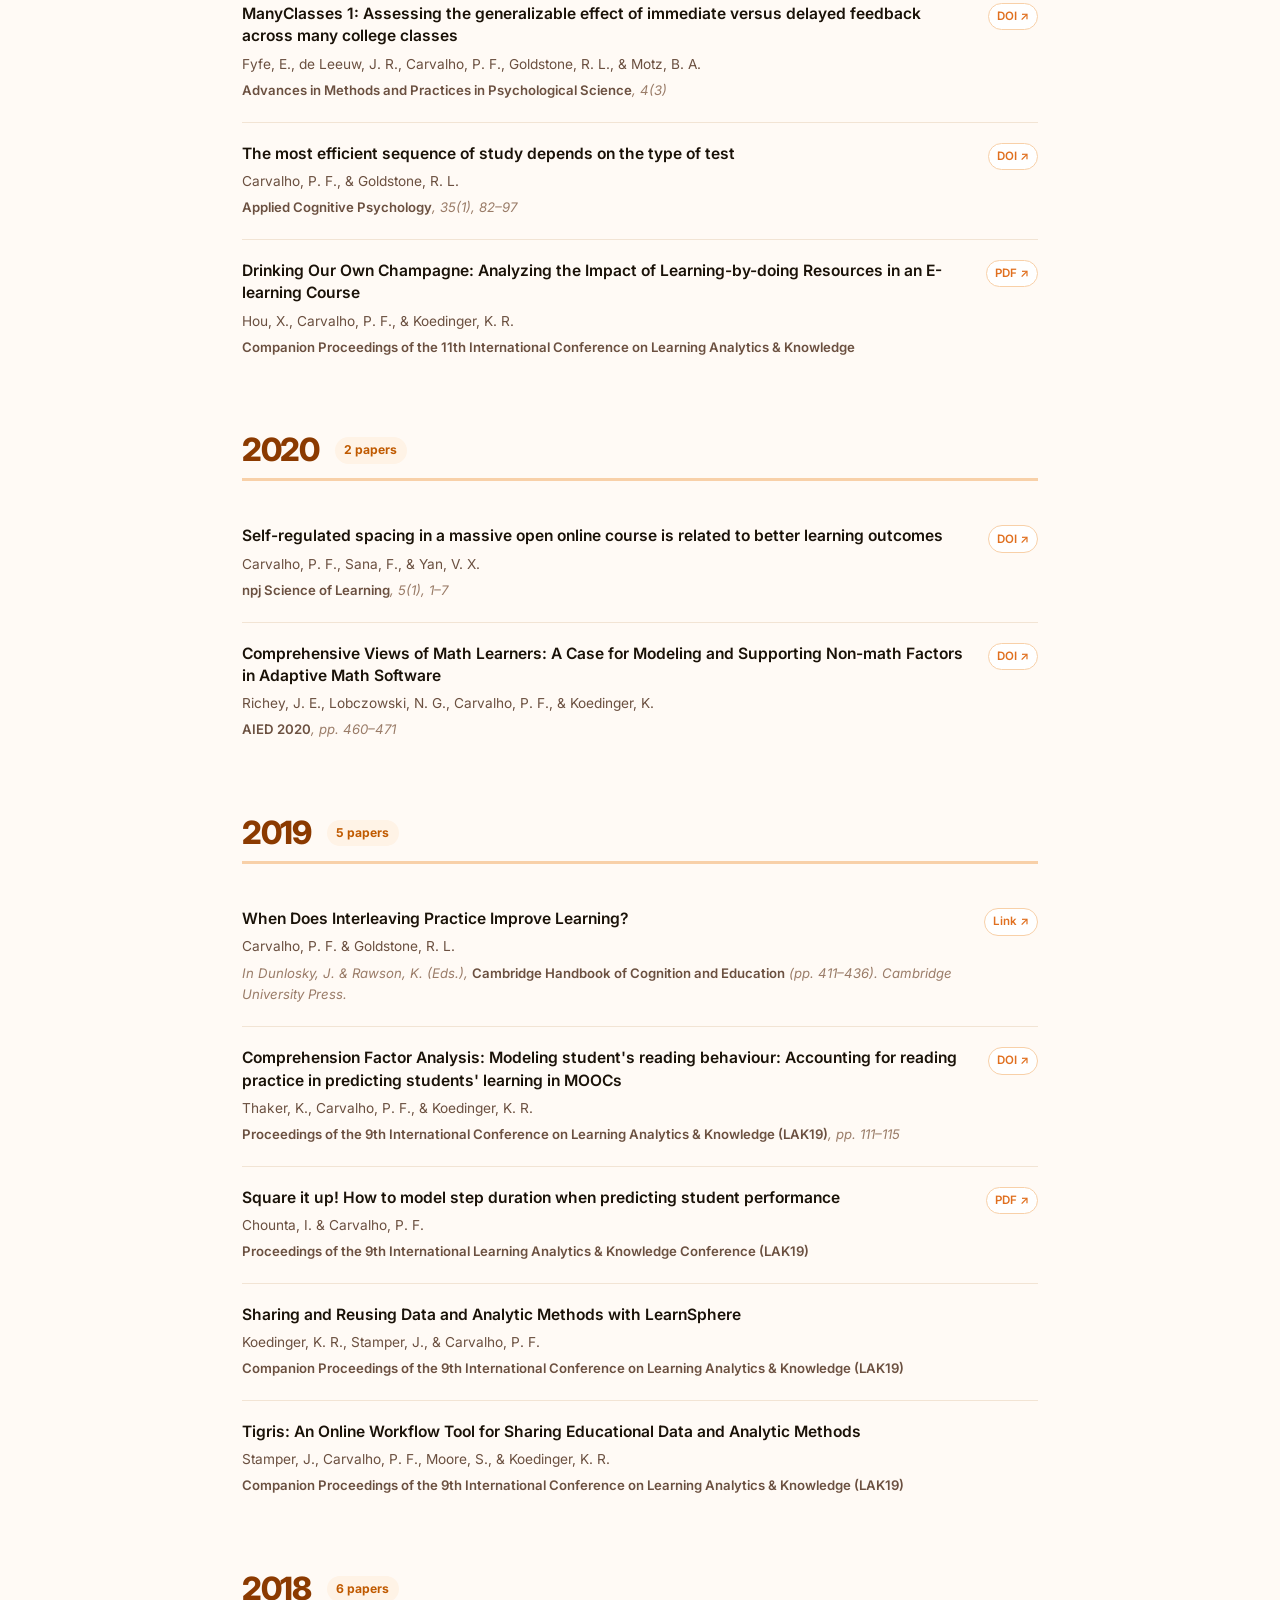
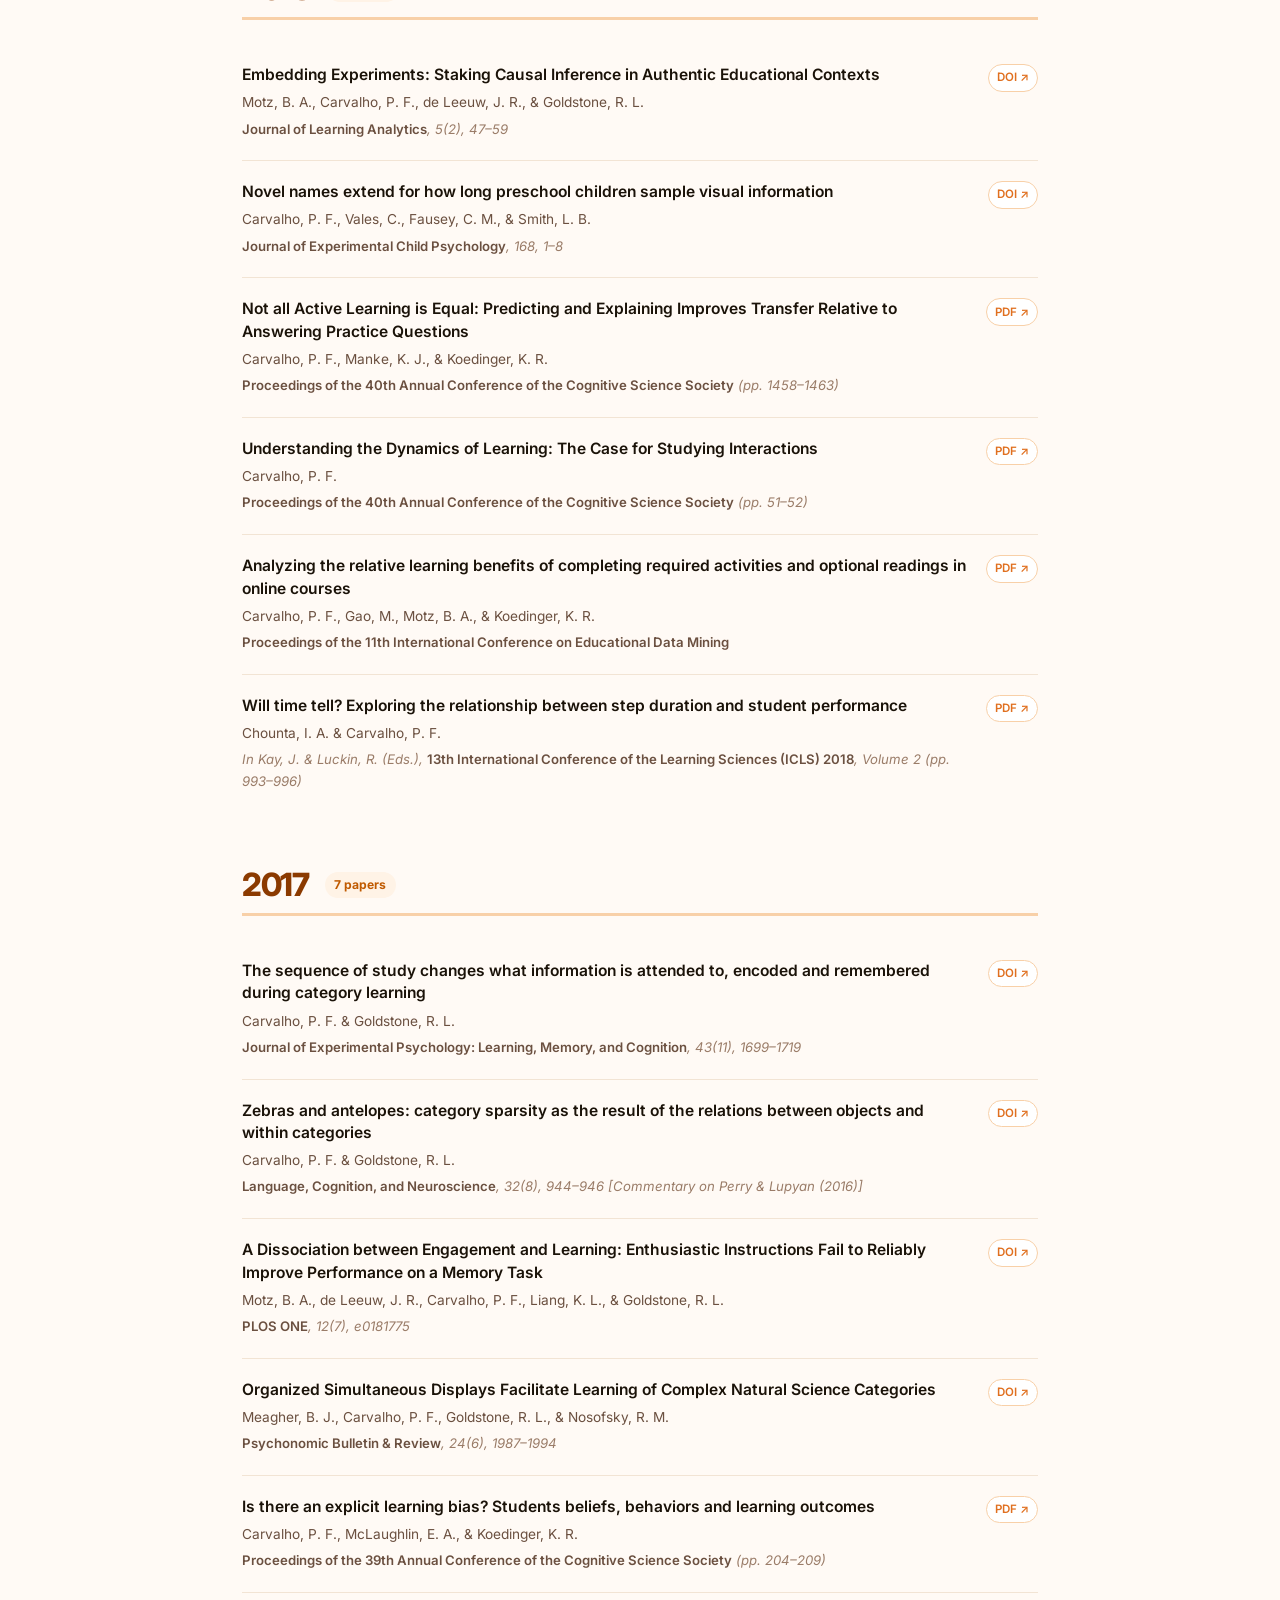
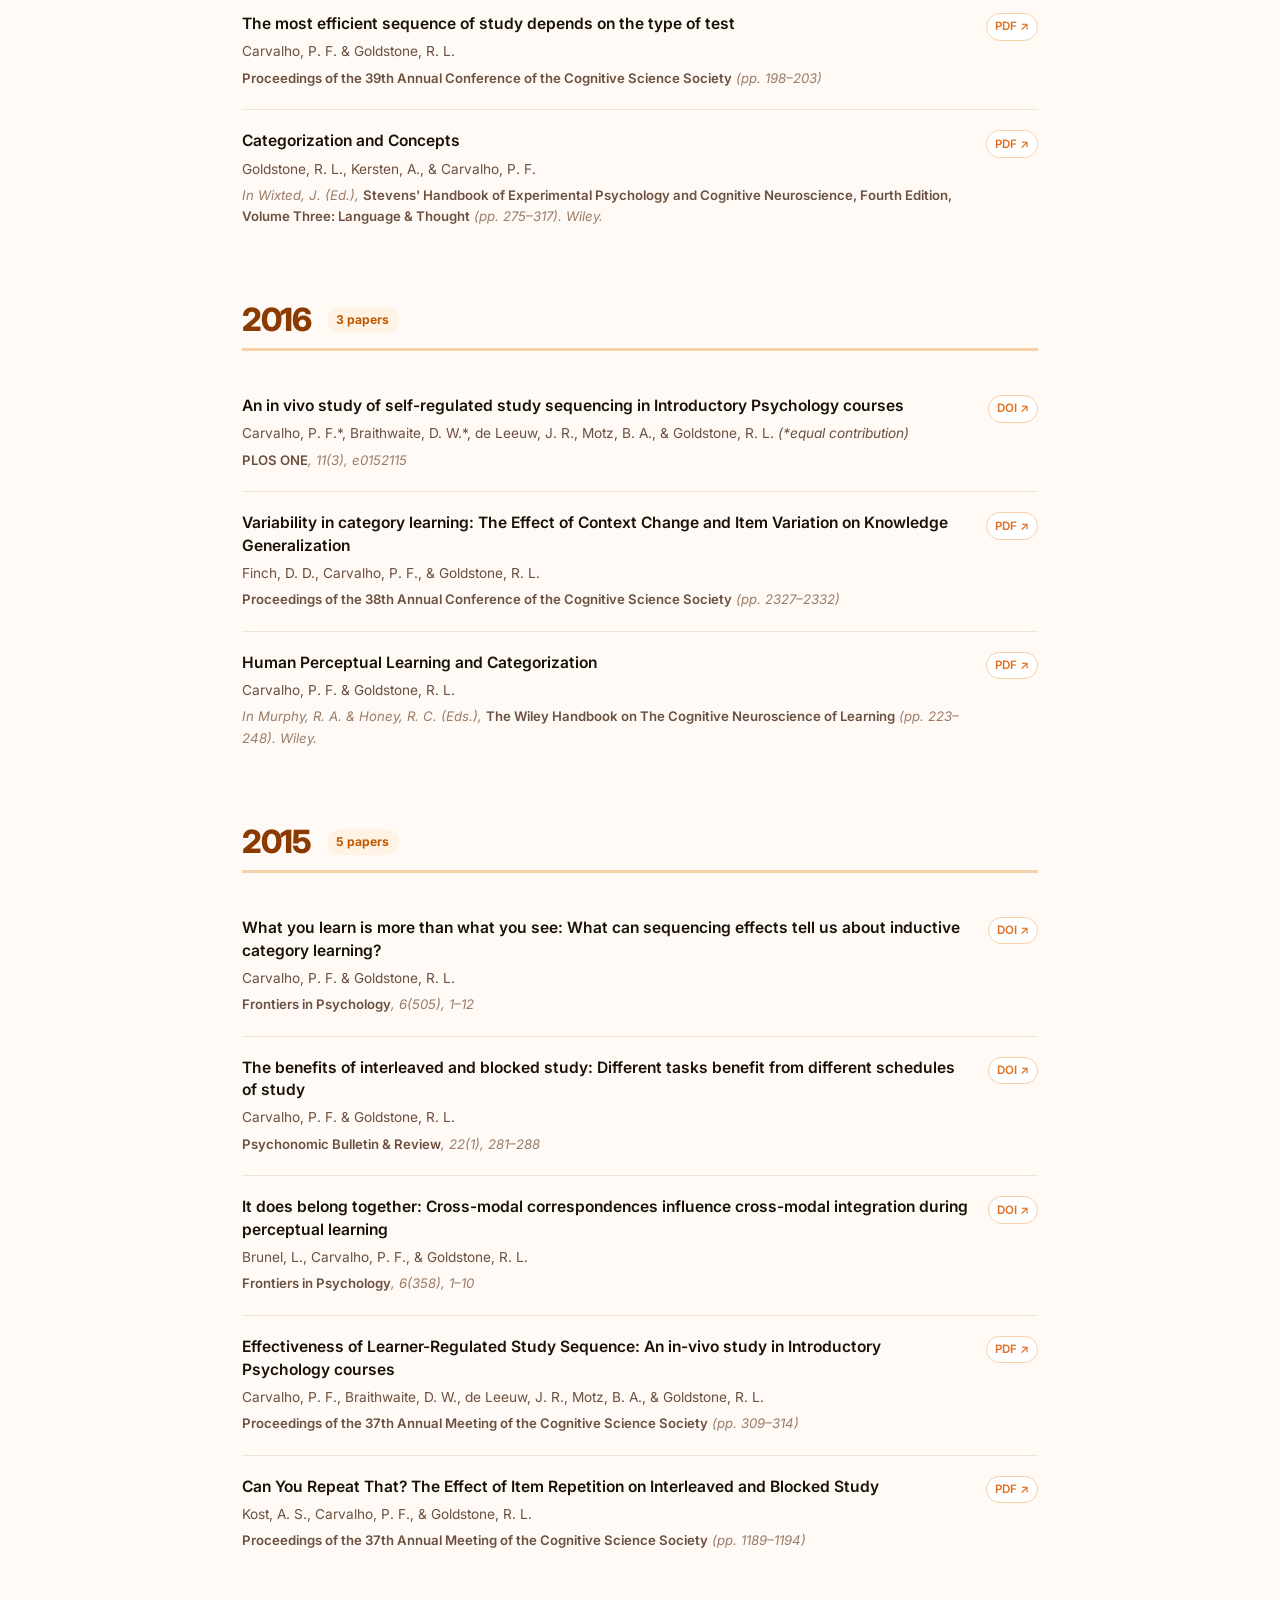
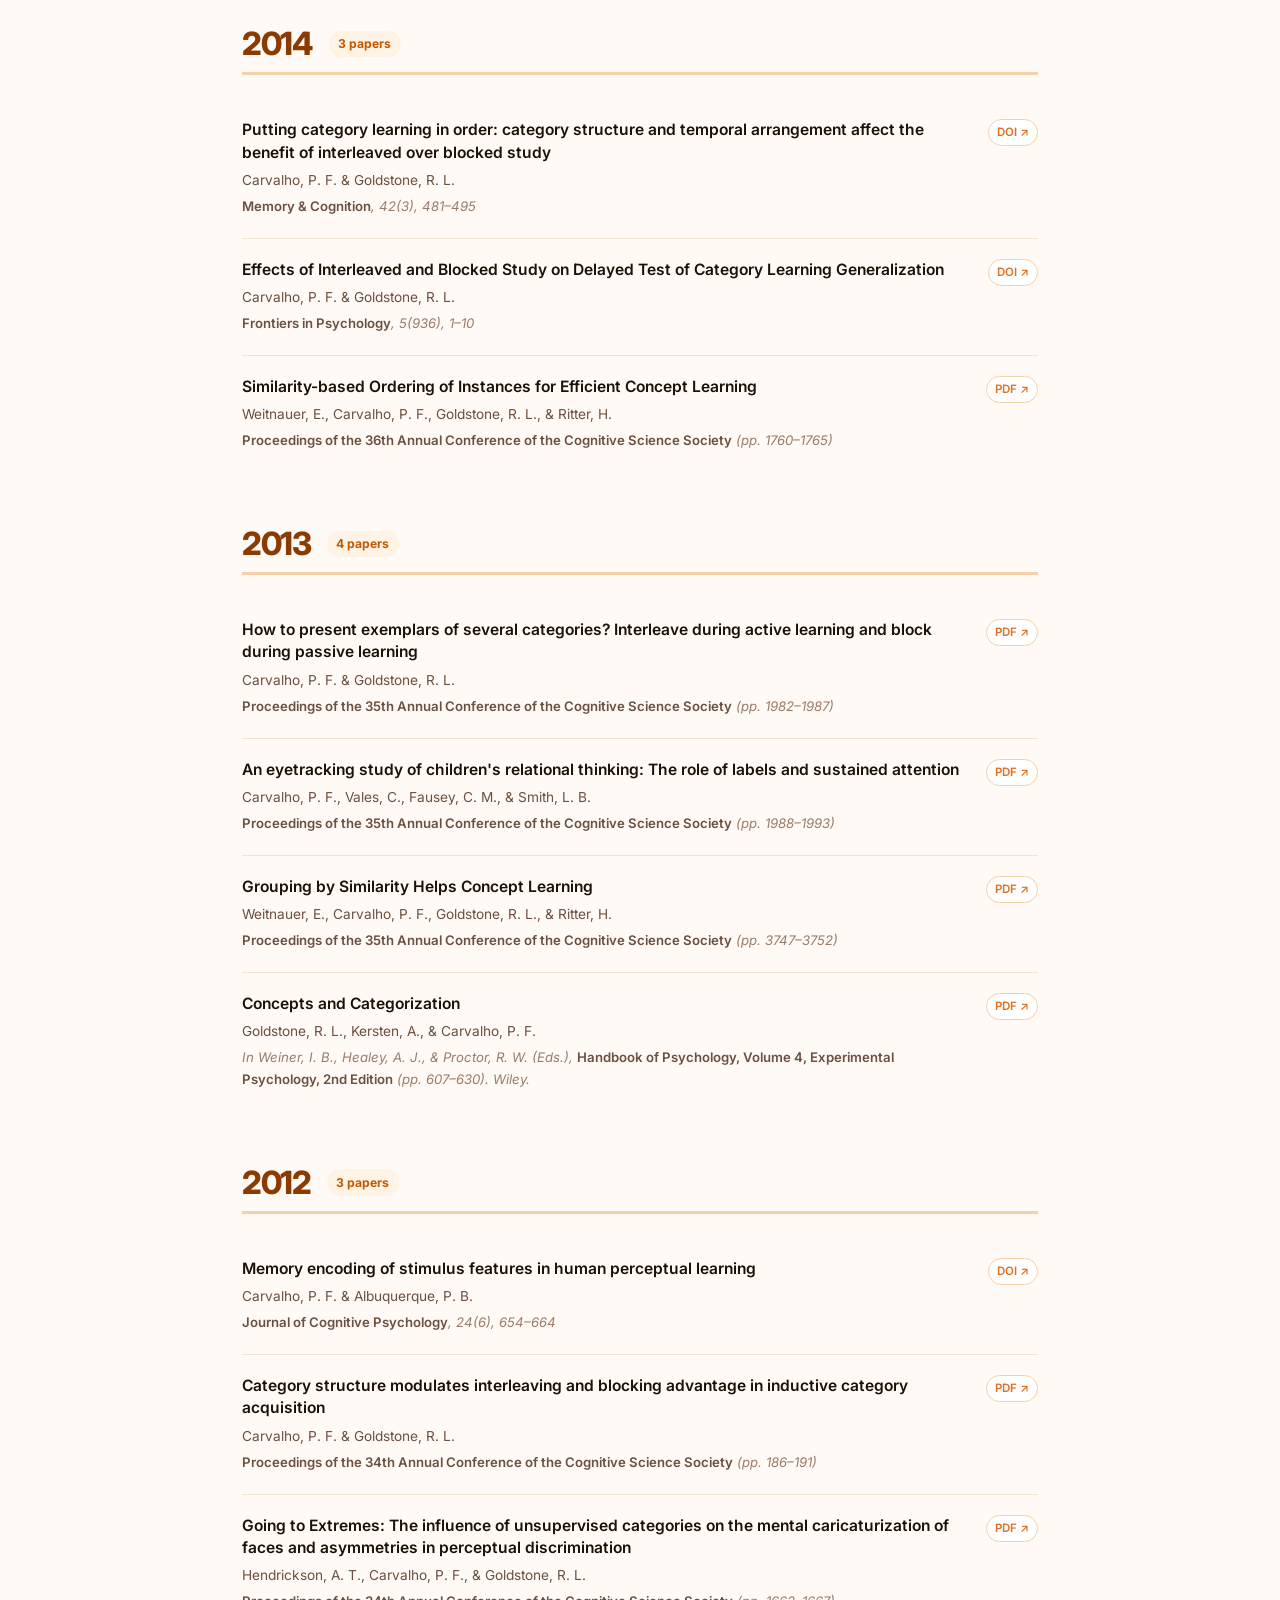
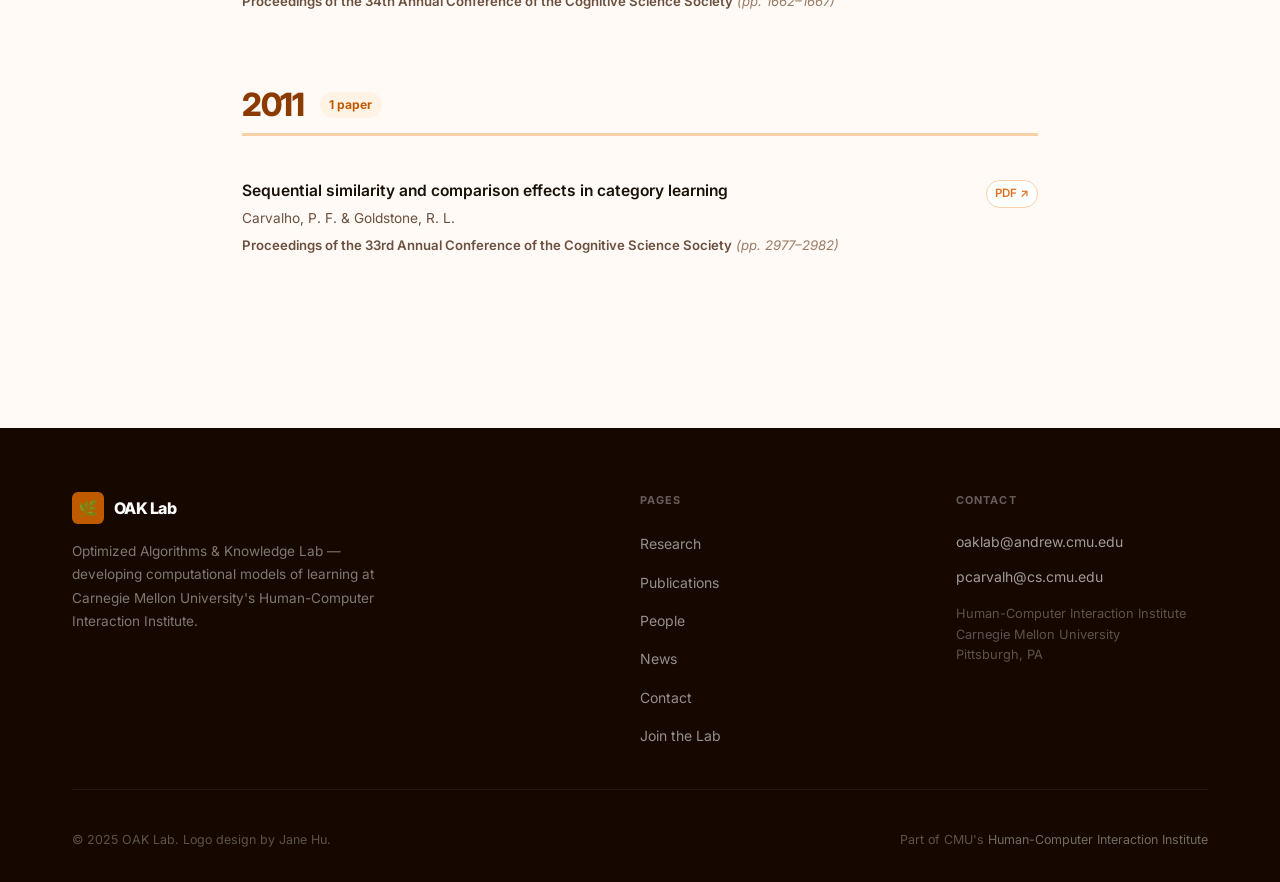
<file: publications.html>
<!DOCTYPE html>
<html lang="en">
<head>
  <meta charset="UTF-8">
  <meta name="viewport" content="width=device-width, initial-scale=1.0">
  <title>Publications – OAK Lab</title>
  <meta name="description" content="Publications from the OAK Lab at CMU HCII.">
  <link rel="preconnect" href="https://fonts.googleapis.com">
  <link rel="preconnect" href="https://fonts.gstatic.com" crossorigin>
  <link href="https://fonts.googleapis.com/css2?family=Inter:wght@400;500;600;700;800&display=swap" rel="stylesheet">
  <link rel="stylesheet" href="css/style.css">
</head>
<body>

<!-- ── NAVIGATION ──────────────────────────────────────────────────── -->
<nav class="nav" id="nav">
  <div class="container nav__container">
    <a href="index.html" class="nav__logo">
      <div class="nav__logo-icon">🌿</div>
      <span class="nav__logo-text">OAK Lab</span>
    </a>
    <button class="nav__toggle" id="navToggle" aria-label="Toggle navigation" aria-expanded="false">
      <span></span><span></span><span></span>
    </button>
    <ul class="nav__links" id="navLinks" role="list">
      <li><a href="research.html"      class="nav__link">Research</a></li>
      <li><a href="publications.html"  class="nav__link">Publications</a></li>
      <li><a href="people.html"        class="nav__link">People</a></li>
      <li><a href="news.html"          class="nav__link">News</a></li>
      <li><a href="contact.html"       class="nav__link">Contact</a></li>
      <li><a href="contact.html#join"  class="nav__link nav__link--cta">Join the Lab</a></li>
    </ul>
    <div class="nav__affiliation">CMU · HCII</div>
  </div>
</nav>

<!-- ── PAGE HEADER ──────────────────────────────────────────────────── -->
<header class="page-header">
  <div class="container">
    <div class="page-header__inner">
      <div class="page-header__label">What We Do</div>
      <h1>Publications</h1>
      <p class="page-header__desc">Journal articles, conference papers, and preprints from the OAK Lab.</p>
    </div>
  </div>
</header>

<main>
  <section class="section">
    <div class="container container--narrow">

      <!-- ── Year jump nav ──────────────────────────────────────────── -->
      <nav class="pub-jump-nav" aria-label="Jump to year">
        <span class="pub-jump-nav__label">Jump to:</span>
        <a href="#preprints" class="pub-jump-link">Under Review</a>
        <a href="#y2025"     class="pub-jump-link">2025</a>
        <a href="#y2024"     class="pub-jump-link">2024</a>
        <a href="#y2023"     class="pub-jump-link">2023</a>
        <a href="#y2022"     class="pub-jump-link">2022</a>
        <a href="#y2021"     class="pub-jump-link">2021</a>
        <a href="#y2020"     class="pub-jump-link">2020</a>
        <a href="#y2019"     class="pub-jump-link">2019</a>
        <a href="#y2018"     class="pub-jump-link">2018</a>
        <a href="#y2017"     class="pub-jump-link">2017</a>
        <a href="#y2016"     class="pub-jump-link">2016</a>
        <a href="#y2015"     class="pub-jump-link">2015</a>
        <a href="#y2014"     class="pub-jump-link">2014</a>
        <a href="#y2013"     class="pub-jump-link">2013</a>
        <a href="#y2012"     class="pub-jump-link">2012</a>
        <a href="#y2011"     class="pub-jump-link">2011</a>
      </nav>

      <!-- ── Preprints / Under Review ───────────────────────────────── -->
      <div class="pub-year-group" id="preprints">
        <div class="pub-year-group__header">
          <span class="pub-year-group__year">Under Review</span>
          <span class="pub-year-group__count">5 papers</span>
        </div>

        <div class="pub-item">
          <div class="pub-item__main">
            <div class="pub-item__title">Striking the Balance: How Variability Shapes Retrieval Practice and Worked Examples for Transfer Learning</div>
            <div class="pub-item__authors">Cao, M. &amp; Carvalho, P. F.</div>
            <div class="pub-item__venue">Preprint</div>
          </div>
          <div class="pub-item__badges">
            <span class="badge badge--review">Under Review</span>
            <a href="https://osf.io/preprints/psyarxiv/473zy_v1" target="_blank" rel="noopener" class="pub-item__link">Preprint ↗</a>
          </div>
        </div>

        <div class="pub-item">
          <div class="pub-item__main">
            <div class="pub-item__title">Well-calibrated intuitions, flawed judgments: Low post-instruction self-efficacy steers students away from efficient learning</div>
            <div class="pub-item__authors">Gold, G., Asher, M. W., &amp; Carvalho, P. F.</div>
            <div class="pub-item__venue">Preprint</div>
          </div>
          <div class="pub-item__badges">
            <span class="badge badge--review">Under Review</span>
            <a href="https://osf.io/6bq4d_v1" target="_blank" rel="noopener" class="pub-item__link">Preprint ↗</a>
          </div>
        </div>

        <div class="pub-item">
          <div class="pub-item__main">
            <div class="pub-item__title">Adaptive Spaced Retrieval Practice in Algebra I: A Classroom-Based Study</div>
            <div class="pub-item__authors">Cao, M., &amp; Carvalho, P. F.</div>
            <div class="pub-item__venue">Preprint</div>
          </div>
          <div class="pub-item__badges">
            <span class="badge badge--review">Under Review</span>
            <a href="https://doi.org/10.31219/osf.io/ge7vq_v1" target="_blank" rel="noopener" class="pub-item__link">Preprint ↗</a>
          </div>
        </div>

        <div class="pub-item">
          <div class="pub-item__main">
            <div class="pub-item__title">Balancing Spacing and Repetition for Time-Constrained Learning</div>
            <div class="pub-item__authors">Cao, M., Yan, V. X., Sana, F., &amp; Carvalho, P. F.</div>
            <div class="pub-item__venue">Preprint</div>
          </div>
          <div class="pub-item__badges">
            <span class="badge badge--review">Under Review</span>
            <a href="https://doi.org/10.31219/osf.io/f6xu2_v3" target="_blank" rel="noopener" class="pub-item__link">Preprint ↗</a>
          </div>
        </div>

        <div class="pub-item">
          <div class="pub-item__main">
            <div class="pub-item__title">Skip the reading assignment: Effective and efficient learning with only practice and feedback</div>
            <div class="pub-item__authors">Carvalho, P. F., Asher, M. W., Sana, F. &amp; Koedinger, K. R.</div>
            <div class="pub-item__venue">Preprint</div>
          </div>
          <div class="pub-item__badges">
            <span class="badge badge--review">Under Review</span>
            <a href="https://osf.io/preprints/osf/9y2tb" target="_blank" rel="noopener" class="pub-item__link">Preprint ↗</a>
          </div>
        </div>

      </div><!-- /preprints -->

      <!-- ── 2025 ─────────────────────────────────────────────────── -->
      <div class="pub-year-group" id="y2025">
        <div class="pub-year-group__header">
          <span class="pub-year-group__year">2025</span>
          <span class="pub-year-group__count">18 papers</span>
        </div>

        <div class="pub-item">
          <div class="pub-item__main">
            <div class="pub-item__title">Chatbots Are Undermining Crowdsourced Research in the Behavioral Sciences</div>
            <div class="pub-item__authors">Asher, M. W., Gold, G., Chen, E., &amp; Carvalho, P. F.</div>
            <div class="pub-item__venue"><strong>Advances in Methods and Practices in Psychological Science</strong> (in press)</div>
          </div>
          <div class="pub-item__badges">
            <span class="badge badge--press">In Press</span>
            <a href="https://doi.org/10.31219/osf.io/a3pzx_v1" target="_blank" rel="noopener" class="pub-item__link">Preprint ↗</a>
          </div>
        </div>

        <div class="pub-item">
          <div class="pub-item__main">
            <div class="pub-item__title">Conditions for Effective Learning Without Upfront Instruction</div>
            <div class="pub-item__authors">Asher, M. W., &amp; Carvalho, P. F.</div>
            <div class="pub-item__venue"><strong>Educational Psychology Review</strong> (in press)</div>
          </div>
          <div class="pub-item__badges">
            <span class="badge badge--press">In Press</span>
            <a href="https://doi.org/10.31219/osf.io/m763t_v1" target="_blank" rel="noopener" class="pub-item__link">Preprint ↗</a>
          </div>
        </div>

        <div class="pub-item">
          <div class="pub-item__main">
            <div class="pub-item__title">Small but Significant: On the Promise of Small Language Models for Accessible AIED</div>
            <div class="pub-item__authors">Wei, Y., Carvalho, P. F., &amp; Stamper, J.</div>
            <div class="pub-item__venue"><strong>Proceedings of the 33rd International Conference on Computers in Education</strong></div>
          </div>
          <div class="pub-item__badges">
            <a href="https://icce2025.study.iitm.ac.in/_files/ugd/be012b_c3f775eae0da41d28d167e70e374c3a2.pdf" target="_blank" rel="noopener" class="pub-item__link">PDF ↗</a>
          </div>
        </div>

        <div class="pub-item">
          <div class="pub-item__main">
            <div class="pub-item__title">Evidence and theory for why the best example-problem ratio to optimize learning gain depends on knowledge content</div>
            <div class="pub-item__authors">Rachatasumrit, N., Koedinger, K. R., &amp; Carvalho, P. F.</div>
            <div class="pub-item__venue"><strong>International Journal of Artificial Intelligence in Education</strong></div>
          </div>
          <div class="pub-item__badges">
            <a href="https://link.springer.com/article/10.1007/s40593-025-00511-8" target="_blank" rel="noopener" class="pub-item__link">DOI ↗</a>
          </div>
        </div>

        <div class="pub-item">
          <div class="pub-item__main">
            <div class="pub-item__title">Capturing Session-to-Session Dynamics of Learning and Forgetting</div>
            <div class="pub-item__authors">Schuetze, B. A., Yan, V. X., &amp; Carvalho, P. F.</div>
            <div class="pub-item__venue"><strong>International Journal of Artificial Intelligence in Education</strong></div>
          </div>
          <div class="pub-item__badges">
            <a href="https://link.springer.com/article/10.1007/s40593-025-00508-3" target="_blank" rel="noopener" class="pub-item__link">DOI ↗</a>
          </div>
        </div>

        <div class="pub-item">
          <div class="pub-item__main">
            <div class="pub-item__title">KCluster: An LLM-based Clustering Approach to Knowledge Component Discovery</div>
            <div class="pub-item__authors">Wei, Y., Carvalho, P. F., &amp; Stamper, J.</div>
            <div class="pub-item__venue"><strong>Proceedings of the 18th International Conference on Educational Data Mining</strong></div>
          </div>
          <div class="pub-item__badges">
            <a href="https://doi.org/10.5281/zenodo.15870197" target="_blank" rel="noopener" class="pub-item__link">DOI ↗</a>
          </div>
        </div>

        <div class="pub-item">
          <div class="pub-item__main">
            <div class="pub-item__title">Validating a New Approach for Measuring Student Engagement in Remote, Low-Infrastructure Learning Environments</div>
            <div class="pub-item__authors">Asher, M. W., Kwon, C., Stamper, J., Ogan, A., &amp; Carvalho, P. F.</div>
            <div class="pub-item__venue"><strong>Proceedings of the Twelfth ACM Conference on Learning @ Scale</strong></div>
          </div>
          <div class="pub-item__badges">
            <a href="https://doi.org/10.1145/3698205.3729556" target="_blank" rel="noopener" class="pub-item__link">DOI ↗</a>
          </div>
        </div>

        <div class="pub-item">
          <div class="pub-item__main">
            <div class="pub-item__title">The Promise of Mastery-Based Testing for Promoting Student Engagement</div>
            <div class="pub-item__authors">Asher, M. W., Hartman, J. D., Blaser, M., Eichler, J. F., &amp; Carvalho, P. F.</div>
            <div class="pub-item__venue"><strong>Computers &amp; Education</strong>, 235, 105387</div>
          </div>
          <div class="pub-item__badges">
            <a href="https://www.sciencedirect.com/science/article/pii/S0360131525001551" target="_blank" rel="noopener" class="pub-item__link">DOI ↗</a>
          </div>
        </div>

        <div class="pub-item">
          <div class="pub-item__main">
            <div class="pub-item__title">Comparing generating predictions with retrieval practice as learning strategies for primary school children</div>
            <div class="pub-item__authors">Carvalho, P. F. &amp; Godwin, K.</div>
            <div class="pub-item__venue"><strong>Journal of Experimental Psychology: Applied</strong>, 31(2), 71–83</div>
          </div>
          <div class="pub-item__badges">
            <a href="https://psycnet.apa.org/fulltext/2025-35338-001.pdf" target="_blank" rel="noopener" class="pub-item__link">PDF ↗</a>
          </div>
        </div>

        <div class="pub-item">
          <div class="pub-item__main">
            <div class="pub-item__title">Goal Setting Engages More Caregivers in Online Math Homework Than Instructional Support</div>
            <div class="pub-item__authors">Borchers, C., Nguyen, H. T., Carvalho, P. F., Koedinger, K. R., &amp; Aleven, V.</div>
            <div class="pub-item__venue"><strong>Proceedings of the 20th European Conference on Technology Enhanced Learning</strong></div>
          </div>
          <div class="pub-item__badges">
            <a href="https://osf.io/preprints/edarxiv/5rej3_v1" target="_blank" rel="noopener" class="pub-item__link">Preprint ↗</a>
          </div>
        </div>

        <div class="pub-item">
          <div class="pub-item__main">
            <div class="pub-item__title">Involving Parents in Tutoring Systems to Increase Content Confidence</div>
            <div class="pub-item__authors">Borchers, C., Nguyen, H. T., Carvalho, P. F., Koedinger, K. R., &amp; Aleven, V.</div>
            <div class="pub-item__venue"><strong>AIED 2025</strong>, Lecture Notes in Computer Science, vol 15882</div>
          </div>
          <div class="pub-item__badges">
            <a href="https://doi.org/10.1007/978-3-031-98465-5_14" target="_blank" rel="noopener" class="pub-item__link">DOI ↗</a>
          </div>
        </div>

        <div class="pub-item">
          <div class="pub-item__main">
            <div class="pub-item__title">Student Perceptions of Adaptive Goal Setting Recommendations</div>
            <div class="pub-item__authors">Borchers, C., Peng, C., Lyu, Q., Carvalho, P. F., Koedinger, K. R., &amp; Aleven, V.</div>
            <div class="pub-item__venue"><strong>Proceedings of the 26th International Conference on Artificial Intelligence in Education</strong></div>
          </div>
          <div class="pub-item__badges">
            <a href="https://link.springer.com/chapter/10.1007/978-3-031-98462-4_31" target="_blank" rel="noopener" class="pub-item__link">DOI ↗</a>
          </div>
        </div>

        <div class="pub-item">
          <div class="pub-item__main">
            <div class="pub-item__title">Identifying Effective Praise in Tutoring: Large Language Models with Transparent Explanations</div>
            <div class="pub-item__authors">Chen, E., Li, J., Huang, S., Xinyi, T., Lin, J., Carvalho, P. F., &amp; Koedinger, K. R.</div>
            <div class="pub-item__venue"><strong>AIED 2025</strong>, Lecture Notes in Computer Science, vol 15882</div>
          </div>
          <div class="pub-item__badges">
            <a href="https://doi.org/10.1007/978-3-031-98465-5_20" target="_blank" rel="noopener" class="pub-item__link">DOI ↗</a>
          </div>
        </div>

        <div class="pub-item">
          <div class="pub-item__main">
            <div class="pub-item__title">To Honor or Dishonor Student Choices? The Impact of Self-Regulation on Instructional Methods and Learning Outcomes</div>
            <div class="pub-item__authors">Gold, G., Asher, M. W., &amp; Carvalho, P. F.</div>
            <div class="pub-item__venue"><strong>Proceedings of the Annual Meeting of the Cognitive Science Society</strong></div>
          </div>
          <div class="pub-item__badges">
            <a href="https://escholarship.org/uc/item/0p70c7mn" target="_blank" rel="noopener" class="pub-item__link">PDF ↗</a>
          </div>
        </div>

        <div class="pub-item">
          <div class="pub-item__main">
            <div class="pub-item__title">Optimizing Learning Efficiency: Balancing Spacing and Repetition Under Time Constraints</div>
            <div class="pub-item__authors">Cao, M., Sana, F., Yan, V. Y., &amp; Carvalho, P. F.</div>
            <div class="pub-item__venue"><strong>Proceedings of the Annual Meeting of the Cognitive Science Society</strong></div>
          </div>
          <div class="pub-item__badges"></div>
        </div>

        <div class="pub-item">
          <div class="pub-item__main">
            <div class="pub-item__title">Design Futures Pedagogy: Does the type of exercise, year of study, order, and number of exercises matter?</div>
            <div class="pub-item__authors">Scupelli, P. G. &amp; Carvalho, P. F.</div>
            <div class="pub-item__venue"><strong>Proceedings of LearningxDesign 2025</strong></div>
          </div>
          <div class="pub-item__badges"></div>
        </div>

        <div class="pub-item">
          <div class="pub-item__main">
            <div class="pub-item__title">Does the Doer Effect Generalize To Non-WEIRD Populations?</div>
            <div class="pub-item__authors">Butler, D., Borchers, C., Asher, M. W., Lee, Y., Karnataki, S., Dangi, S., Athreya, S., Stamper, J., Ogan, A., &amp; Carvalho, P. F.</div>
            <div class="pub-item__venue"><strong>Proceedings of the 15th International Learning Analytics and Knowledge Conference</strong></div>
          </div>
          <div class="pub-item__badges">
            <a href="https://doi.org/10.1145/3706468.3706505" target="_blank" rel="noopener" class="pub-item__link">DOI ↗</a>
          </div>
        </div>

        <div class="pub-item">
          <div class="pub-item__main">
            <div class="pub-item__title">Practice with Feedback vs. Lecture: Consequences for Learning, Efficiency, and Motivation</div>
            <div class="pub-item__authors">Asher, M. W., Sana, F., Koedinger, K. R., &amp; Carvalho, P. F.</div>
            <div class="pub-item__venue"><strong>Journal of Applied Research in Memory and Cognition</strong></div>
          </div>
          <div class="pub-item__badges">
            <a href="https://dx.doi.org/10.1037/mac0000205" target="_blank" rel="noopener" class="pub-item__link">DOI ↗</a>
          </div>
        </div>

      </div><!-- /2025 -->

      <!-- ── 2024 ─────────────────────────────────────────────────── -->
      <div class="pub-year-group" id="y2024">
        <div class="pub-year-group__header">
          <span class="pub-year-group__year">2024</span>
          <span class="pub-year-group__count">7 papers</span>
        </div>

        <div class="pub-item">
          <div class="pub-item__main">
            <div class="pub-item__title">Students Can Learn More Efficiently When Lectures Are Replaced with Practice Opportunities and Feedback</div>
            <div class="pub-item__authors">Asher, M. W., Sana, F., Koedinger, K. R., &amp; Carvalho, P. F.</div>
            <div class="pub-item__venue"><strong>Proceedings of the Annual Meeting of the Cognitive Science Society</strong>, 46</div>
          </div>
          <div class="pub-item__badges">
            <a href="https://escholarship.org/content/qt7p16r9xk/qt7p16r9xk_noSplash_5523aeea52976181855830ab0366c9f3.pdf" target="_blank" rel="noopener" class="pub-item__link">PDF ↗</a>
          </div>
        </div>

        <div class="pub-item">
          <div class="pub-item__main">
            <div class="pub-item__title">Beyond Accuracy: Embracing Meaningful Parameters in Educational Data Mining</div>
            <div class="pub-item__authors">Rachatasumrit, N., Carvalho, P. F., &amp; Koedinger, K.</div>
            <div class="pub-item__venue"><strong>Proceedings of the 17th International Conference on Educational Data Mining</strong></div>
          </div>
          <div class="pub-item__badges">
            <a href="https://doi.org/10.5281/zenodo.12729798" target="_blank" rel="noopener" class="pub-item__link">DOI ↗</a>
          </div>
        </div>

        <div class="pub-item">
          <div class="pub-item__main">
            <div class="pub-item__title">Beyond Repetition: The Role of Varied Questioning and Feedback in Knowledge Generalization</div>
            <div class="pub-item__authors">Yadav, G., Carvalho, P. F., McLaughlin, E. A., &amp; Koedinger, K. R.</div>
            <div class="pub-item__venue"><strong>Proceedings of the Eleventh ACM Conference on Learning @ Scale</strong>, 451–455</div>
          </div>
          <div class="pub-item__badges">
            <a href="https://doi.org/10.1145/3657604.3664688" target="_blank" rel="noopener" class="pub-item__link">DOI ↗</a>
          </div>
        </div>

        <div class="pub-item">
          <div class="pub-item__main">
            <div class="pub-item__title">Students' Academic Performance and Goal Orientation Relate to Initial Knowledge but Not Learning Rate</div>
            <div class="pub-item__authors">Gold, G., Borchers, C., &amp; Carvalho, P. F.</div>
            <div class="pub-item__venue"><strong>Companion Proceedings of the 14th International Conference on Learning Analytics &amp; Knowledge (LAK24)</strong></div>
          </div>
          <div class="pub-item__badges"></div>
        </div>

        <div class="pub-item">
          <div class="pub-item__main">
            <div class="pub-item__title">An Integrated Platform for Studying Learning with Intelligent Tutoring Systems: CTAT+TutorShop</div>
            <div class="pub-item__authors">Aleven, V., Borchers, C., Huang, Y., Nagashima, T., McLaren, B., Carvalho, P., Popescu, O., Sewall, J., &amp; Koedinger, K.</div>
            <div class="pub-item__venue"><strong>Proceedings of the Fifth Annual Workshop on Learning@Scale 2024</strong></div>
          </div>
          <div class="pub-item__badges"></div>
        </div>

        <div class="pub-item">
          <div class="pub-item__main">
            <div class="pub-item__title">No Simple Solutions to Complex Problems: Cognitive Science Principles Can Guide but Not Prescribe Educational Decisions</div>
            <div class="pub-item__authors">Yan, V. X., Sana, F., &amp; Carvalho, P. F.</div>
            <div class="pub-item__venue"><strong>Policy Insights from the Behavioral and Brain Sciences</strong></div>
          </div>
          <div class="pub-item__badges">
            <a href="https://journals.sagepub.com/doi/full/10.1177/23727322231218906" target="_blank" rel="noopener" class="pub-item__link">DOI ↗</a>
          </div>
        </div>

        <div class="pub-item">
          <div class="pub-item__main">
            <div class="pub-item__title">Uncovering Name-Based Biases in Large Language Models Through Simulated Trust Game</div>
            <div class="pub-item__authors">Wei, Y., Carvalho, P. F., &amp; Stamper, J.</div>
            <div class="pub-item__venue">Preprint</div>
          </div>
          <div class="pub-item__badges">
            <span class="badge badge--preprint">Preprint</span>
            <a href="https://arxiv.org/pdf/2404.14682" target="_blank" rel="noopener" class="pub-item__link">arXiv ↗</a>
          </div>
        </div>

      </div><!-- /2024 -->

      <!-- ── 2023 ─────────────────────────────────────────────────── -->
      <div class="pub-year-group" id="y2023">
        <div class="pub-year-group__header">
          <span class="pub-year-group__year">2023</span>
          <span class="pub-year-group__count">4 papers</span>
        </div>

        <div class="pub-item">
          <div class="pub-item__main">
            <div class="pub-item__title">What Makes Problem-Solving Practice Effective? Comparing Paper and AI Tutoring</div>
            <div class="pub-item__authors">Borchers, C., Carvalho, P. F., Xia, M., Liu, P., Koedinger, K. R., &amp; Aleven, V.</div>
            <div class="pub-item__venue"><strong>Proceedings of the 18th European Conference on Technology Enhanced Learning</strong></div>
          </div>
          <div class="pub-item__badges">
            <a href="https://link.springer.com/chapter/10.1007/978-3-031-42682-7_4" target="_blank" rel="noopener" class="pub-item__link">DOI ↗</a>
          </div>
        </div>

        <div class="pub-item">
          <div class="pub-item__main">
            <div class="pub-item__title">Content Matters: A Computational Investigation into the Effectiveness of Retrieval Practice and Worked Examples</div>
            <div class="pub-item__authors">Rachatasumrit, N., Carvalho, P. F., Li, S., &amp; Koedinger, K. R.</div>
            <div class="pub-item__venue"><strong>AIED 2023</strong>, pp. 54–64</div>
          </div>
          <div class="pub-item__badges">
            <span class="badge badge--award">🏆 Best Paper</span>
            <a href="https://link.springer.com/chapter/10.1007/978-3-031-36272-9_5" target="_blank" rel="noopener" class="pub-item__link">DOI ↗</a>
          </div>
        </div>

        <div class="pub-item">
          <div class="pub-item__main">
            <div class="pub-item__title">An Astonishing Regularity in Student Learning Rate</div>
            <div class="pub-item__authors">Koedinger, K. R., Carvalho, P. F., Liu, R., &amp; McLaughlin, E. A.</div>
            <div class="pub-item__venue"><strong>Proceedings of the National Academy of Sciences</strong>, 120(13), e2221311120</div>
          </div>
          <div class="pub-item__badges">
            <a href="https://www.pnas.org/doi/abs/10.1073/pnas.2221311120" target="_blank" rel="noopener" class="pub-item__link">DOI ↗</a>
          </div>
        </div>

        <div class="pub-item">
          <div class="pub-item__main">
            <div class="pub-item__title">How Students' Decisions to Space Their Practice are Related to Better Learning</div>
            <div class="pub-item__authors">Yan, V., Carvalho, P. F., &amp; Sana, F.</div>
            <div class="pub-item__venue">In Overson et al., <strong>In their own words: What scholars want you to know about why and how to apply the science of learning</strong></div>
          </div>
          <div class="pub-item__badges"></div>
        </div>

      </div><!-- /2023 -->

      <!-- ── 2022 ─────────────────────────────────────────────────── -->
      <div class="pub-year-group" id="y2022">
        <div class="pub-year-group__header">
          <span class="pub-year-group__year">2022</span>
          <span class="pub-year-group__count">6 papers</span>
        </div>

        <div class="pub-item">
          <div class="pub-item__main">
            <div class="pub-item__title">Varied practice testing is associated with better learning outcomes in self-regulated online learning</div>
            <div class="pub-item__authors">Carvalho, P. F., McLaughlin, E. A., &amp; Koedinger, K. R.</div>
            <div class="pub-item__venue"><strong>Journal of Educational Psychology</strong>, 114(8), 1723–1742</div>
          </div>
          <div class="pub-item__badges">
            <a href="https://doi.org/10.1037/edu0000754" target="_blank" rel="noopener" class="pub-item__link">DOI ↗</a>
          </div>
        </div>

        <div class="pub-item">
          <div class="pub-item__main">
            <div class="pub-item__title">A computational model of context-dependent encodings during category learning</div>
            <div class="pub-item__authors">Carvalho, P. F., &amp; Goldstone, R. L.</div>
            <div class="pub-item__venue"><strong>Cognitive Science</strong>, 46(4), e13128</div>
          </div>
          <div class="pub-item__badges">
            <a href="https://onlinelibrary.wiley.com/doi/10.1111/cogs.13128" target="_blank" rel="noopener" class="pub-item__link">DOI ↗</a>
          </div>
        </div>

        <div class="pub-item">
          <div class="pub-item__main">
            <div class="pub-item__title">On rest-from-deliberate-practice as a mechanism for the spacing effect</div>
            <div class="pub-item__authors">Sana, F., Yan, V. X., &amp; Carvalho, P. F.</div>
            <div class="pub-item__venue"><strong>Educational Psychology Review</strong></div>
          </div>
          <div class="pub-item__badges">
            <a href="https://doi.org/10.1007/s10648-022-09663-8" target="_blank" rel="noopener" class="pub-item__link">DOI ↗</a>
          </div>
        </div>

        <div class="pub-item">
          <div class="pub-item__main">
            <div class="pub-item__title">Generalizability, transferability, and the practice-to-practice gap</div>
            <div class="pub-item__authors">de Leeuw, J. R., Motz, B. A., Fyfe, E. R., Carvalho, P. F., &amp; Goldstone, R. L.</div>
            <div class="pub-item__venue"><strong>Behavioral and Brain Sciences</strong>, 45, E11</div>
          </div>
          <div class="pub-item__badges">
            <a href="https://doi.org/10.1017/S0140525X21000406" target="_blank" rel="noopener" class="pub-item__link">DOI ↗</a>
          </div>
        </div>

        <div class="pub-item">
          <div class="pub-item__main">
            <div class="pub-item__title">Learning depends on knowledge: The benefits of retrieval practice vary for facts and skills</div>
            <div class="pub-item__authors">Carvalho, P. F., Rachatasumrit, N., &amp; Koedinger, K. R.</div>
            <div class="pub-item__venue"><strong>Proceedings of the 44th Annual Conference of the Cognitive Science Society</strong></div>
          </div>
          <div class="pub-item__badges">
            <a href="https://escholarship.org/uc/item/5cm7582q" target="_blank" rel="noopener" class="pub-item__link">PDF ↗</a>
          </div>
        </div>

        <div class="pub-item">
          <div class="pub-item__main">
            <div class="pub-item__title">Educational Equity Through Combined Human-AI Personalization</div>
            <div class="pub-item__authors">Chine, D. R., Brentley, C., Thomas-Browne, C., Richey, J. E., Gul, A., Carvalho, P. F., Branstetter, L., &amp; Koedinger, K. R.</div>
            <div class="pub-item__venue"><strong>AIED 2022</strong>, pp. 366–377</div>
          </div>
          <div class="pub-item__badges">
            <a href="https://doi.org/10.1007/978-3-031-11644-5_30" target="_blank" rel="noopener" class="pub-item__link">DOI ↗</a>
          </div>
        </div>

      </div><!-- /2022 -->

      <!-- ── 2021 ─────────────────────────────────────────────────── -->
      <div class="pub-year-group" id="y2021">
        <div class="pub-year-group__header">
          <span class="pub-year-group__year">2021</span>
          <span class="pub-year-group__count">4 papers</span>
        </div>

        <div class="pub-item">
          <div class="pub-item__main">
            <div class="pub-item__title">The distributional properties of exemplars affect category learning and generalization</div>
            <div class="pub-item__authors">Carvalho, P. F., Chen, C., &amp; Yu, C.</div>
            <div class="pub-item__venue"><strong>Scientific Reports</strong>, 11, 11263</div>
          </div>
          <div class="pub-item__badges">
            <a href="https://doi.org/10.1038/s41598-021-90743-0" target="_blank" rel="noopener" class="pub-item__link">DOI ↗</a>
          </div>
        </div>

        <div class="pub-item">
          <div class="pub-item__main">
            <div class="pub-item__title">ManyClasses 1: Assessing the generalizable effect of immediate versus delayed feedback across many college classes</div>
            <div class="pub-item__authors">Fyfe, E., de Leeuw, J. R., Carvalho, P. F., Goldstone, R. L., &amp; Motz, B. A.</div>
            <div class="pub-item__venue"><strong>Advances in Methods and Practices in Psychological Science</strong>, 4(3)</div>
          </div>
          <div class="pub-item__badges">
            <a href="https://doi.org/10.1177/25152459211027575" target="_blank" rel="noopener" class="pub-item__link">DOI ↗</a>
          </div>
        </div>

        <div class="pub-item">
          <div class="pub-item__main">
            <div class="pub-item__title">The most efficient sequence of study depends on the type of test</div>
            <div class="pub-item__authors">Carvalho, P. F., &amp; Goldstone, R. L.</div>
            <div class="pub-item__venue"><strong>Applied Cognitive Psychology</strong>, 35(1), 82–97</div>
          </div>
          <div class="pub-item__badges">
            <a href="https://doi.org/10.1002/acp.3740" target="_blank" rel="noopener" class="pub-item__link">DOI ↗</a>
          </div>
        </div>

        <div class="pub-item">
          <div class="pub-item__main">
            <div class="pub-item__title">Drinking Our Own Champagne: Analyzing the Impact of Learning-by-doing Resources in an E-learning Course</div>
            <div class="pub-item__authors">Hou, X., Carvalho, P. F., &amp; Koedinger, K. R.</div>
            <div class="pub-item__venue"><strong>Companion Proceedings of the 11th International Conference on Learning Analytics &amp; Knowledge</strong></div>
          </div>
          <div class="pub-item__badges">
            <a href="https://par.nsf.gov/servlets/purl/10277323" target="_blank" rel="noopener" class="pub-item__link">PDF ↗</a>
          </div>
        </div>

      </div><!-- /2021 -->

      <!-- ── 2020 ───────────────────────────────────────────────── -->
      <div class="pub-year-group" id="y2020">
        <div class="pub-year-group__header">
          <span class="pub-year-group__year">2020</span>
          <span class="pub-year-group__count">2 papers</span>
        </div>

        <div class="pub-item">
          <div class="pub-item__main">
            <div class="pub-item__title">Self-regulated spacing in a massive open online course is related to better learning outcomes</div>
            <div class="pub-item__authors">Carvalho, P. F., Sana, F., &amp; Yan, V. X.</div>
            <div class="pub-item__venue"><strong>npj Science of Learning</strong>, 5(1), 1–7</div>
          </div>
          <div class="pub-item__badges">
            <a href="https://doi.org/10.1038/s41539-020-0061-1" target="_blank" rel="noopener" class="pub-item__link">DOI ↗</a>
          </div>
        </div>

        <div class="pub-item">
          <div class="pub-item__main">
            <div class="pub-item__title">Comprehensive Views of Math Learners: A Case for Modeling and Supporting Non-math Factors in Adaptive Math Software</div>
            <div class="pub-item__authors">Richey, J. E., Lobczowski, N. G., Carvalho, P. F., &amp; Koedinger, K.</div>
            <div class="pub-item__venue"><strong>AIED 2020</strong>, pp. 460–471</div>
          </div>
          <div class="pub-item__badges">
            <a href="https://doi.org/10.1007/978-3-030-52237-7_37" target="_blank" rel="noopener" class="pub-item__link">DOI ↗</a>
          </div>
        </div>

      </div><!-- /2020 -->

      <!-- ── 2019 ───────────────────────────────────────────────── -->
      <div class="pub-year-group" id="y2019">
        <div class="pub-year-group__header">
          <span class="pub-year-group__year">2019</span>
          <span class="pub-year-group__count">5 papers</span>
        </div>

        <div class="pub-item">
          <div class="pub-item__main">
            <div class="pub-item__title">When Does Interleaving Practice Improve Learning?</div>
            <div class="pub-item__authors">Carvalho, P. F. &amp; Goldstone, R. L.</div>
            <div class="pub-item__venue">In Dunlosky, J. &amp; Rawson, K. (Eds.), <strong>Cambridge Handbook of Cognition and Education</strong> (pp. 411–436). Cambridge University Press.</div>
          </div>
          <div class="pub-item__badges">
            <a href="https://www.cambridge.org/core/books/abs/cambridge-handbook-of-cognition-and-education/when-does-interleaving-practice-improve-learning/6EF0B187B4E21EB7B3308ADFD881DF89" target="_blank" rel="noopener" class="pub-item__link">Link ↗</a>
          </div>
        </div>

        <div class="pub-item">
          <div class="pub-item__main">
            <div class="pub-item__title">Comprehension Factor Analysis: Modeling student's reading behaviour: Accounting for reading practice in predicting students' learning in MOOCs</div>
            <div class="pub-item__authors">Thaker, K., Carvalho, P. F., &amp; Koedinger, K. R.</div>
            <div class="pub-item__venue"><strong>Proceedings of the 9th International Conference on Learning Analytics &amp; Knowledge (LAK19)</strong>, pp. 111–115</div>
          </div>
          <div class="pub-item__badges">
            <a href="https://doi.org/10.1145/3303772.3303817" target="_blank" rel="noopener" class="pub-item__link">DOI ↗</a>
          </div>
        </div>

        <div class="pub-item">
          <div class="pub-item__main">
            <div class="pub-item__title">Square it up! How to model step duration when predicting student performance</div>
            <div class="pub-item__authors">Chounta, I. &amp; Carvalho, P. F.</div>
            <div class="pub-item__venue"><strong>Proceedings of the 9th International Learning Analytics &amp; Knowledge Conference (LAK19)</strong></div>
          </div>
          <div class="pub-item__badges">
            <a href="https://drive.google.com/file/d/11jGmqJsAiJ-U3Xrbm9XVRW-xCEf_izkn/view?usp=sharing" target="_blank" rel="noopener" class="pub-item__link">PDF ↗</a>
          </div>
        </div>

        <div class="pub-item">
          <div class="pub-item__main">
            <div class="pub-item__title">Sharing and Reusing Data and Analytic Methods with LearnSphere</div>
            <div class="pub-item__authors">Koedinger, K. R., Stamper, J., &amp; Carvalho, P. F.</div>
            <div class="pub-item__venue"><strong>Companion Proceedings of the 9th International Conference on Learning Analytics &amp; Knowledge (LAK19)</strong></div>
          </div>
          <div class="pub-item__badges"></div>
        </div>

        <div class="pub-item">
          <div class="pub-item__main">
            <div class="pub-item__title">Tigris: An Online Workflow Tool for Sharing Educational Data and Analytic Methods</div>
            <div class="pub-item__authors">Stamper, J., Carvalho, P. F., Moore, S., &amp; Koedinger, K. R.</div>
            <div class="pub-item__venue"><strong>Companion Proceedings of the 9th International Conference on Learning Analytics &amp; Knowledge (LAK19)</strong></div>
          </div>
          <div class="pub-item__badges"></div>
        </div>

      </div><!-- /2019 -->

      <!-- ── 2018 ───────────────────────────────────────────────── -->
      <div class="pub-year-group" id="y2018">
        <div class="pub-year-group__header">
          <span class="pub-year-group__year">2018</span>
          <span class="pub-year-group__count">6 papers</span>
        </div>

        <div class="pub-item">
          <div class="pub-item__main">
            <div class="pub-item__title">Embedding Experiments: Staking Causal Inference in Authentic Educational Contexts</div>
            <div class="pub-item__authors">Motz, B. A., Carvalho, P. F., de Leeuw, J. R., &amp; Goldstone, R. L.</div>
            <div class="pub-item__venue"><strong>Journal of Learning Analytics</strong>, 5(2), 47–59</div>
          </div>
          <div class="pub-item__badges">
            <a href="https://doi.org/10.18608/jla.2018.52.4" target="_blank" rel="noopener" class="pub-item__link">DOI ↗</a>
          </div>
        </div>

        <div class="pub-item">
          <div class="pub-item__main">
            <div class="pub-item__title">Novel names extend for how long preschool children sample visual information</div>
            <div class="pub-item__authors">Carvalho, P. F., Vales, C., Fausey, C. M., &amp; Smith, L. B.</div>
            <div class="pub-item__venue"><strong>Journal of Experimental Child Psychology</strong>, 168, 1–8</div>
          </div>
          <div class="pub-item__badges">
            <a href="https://doi.org/10.1016/j.jecp.2017.12.002" target="_blank" rel="noopener" class="pub-item__link">DOI ↗</a>
          </div>
        </div>

        <div class="pub-item">
          <div class="pub-item__main">
            <div class="pub-item__title">Not all Active Learning is Equal: Predicting and Explaining Improves Transfer Relative to Answering Practice Questions</div>
            <div class="pub-item__authors">Carvalho, P. F., Manke, K. J., &amp; Koedinger, K. R.</div>
            <div class="pub-item__venue"><strong>Proceedings of the 40th Annual Conference of the Cognitive Science Society</strong> (pp. 1458–1463)</div>
          </div>
          <div class="pub-item__badges">
            <a href="http://mindmodeling.org/cogsci2018/papers/0284/0284.pdf" target="_blank" rel="noopener" class="pub-item__link">PDF ↗</a>
          </div>
        </div>

        <div class="pub-item">
          <div class="pub-item__main">
            <div class="pub-item__title">Understanding the Dynamics of Learning: The Case for Studying Interactions</div>
            <div class="pub-item__authors">Carvalho, P. F.</div>
            <div class="pub-item__venue"><strong>Proceedings of the 40th Annual Conference of the Cognitive Science Society</strong> (pp. 51–52)</div>
          </div>
          <div class="pub-item__badges">
            <a href="http://mindmodeling.org/cogsci2018/papers/0025/0025.pdf" target="_blank" rel="noopener" class="pub-item__link">PDF ↗</a>
          </div>
        </div>

        <div class="pub-item">
          <div class="pub-item__main">
            <div class="pub-item__title">Analyzing the relative learning benefits of completing required activities and optional readings in online courses</div>
            <div class="pub-item__authors">Carvalho, P. F., Gao, M., Motz, B. A., &amp; Koedinger, K. R.</div>
            <div class="pub-item__venue"><strong>Proceedings of the 11th International Conference on Educational Data Mining</strong></div>
          </div>
          <div class="pub-item__badges">
            <a href="https://drive.google.com/open?id=1VpAfoviTavrfHMoATkrMUg91RIa1UYex" target="_blank" rel="noopener" class="pub-item__link">PDF ↗</a>
          </div>
        </div>

        <div class="pub-item">
          <div class="pub-item__main">
            <div class="pub-item__title">Will time tell? Exploring the relationship between step duration and student performance</div>
            <div class="pub-item__authors">Chounta, I. A. &amp; Carvalho, P. F.</div>
            <div class="pub-item__venue">In Kay, J. &amp; Luckin, R. (Eds.), <strong>13th International Conference of the Learning Sciences (ICLS) 2018</strong>, Volume 2 (pp. 993–996)</div>
          </div>
          <div class="pub-item__badges">
            <a href="https://drive.google.com/open?id=186pbSp0kZHGY3cS0Jka2VKBix3PiKGKt" target="_blank" rel="noopener" class="pub-item__link">PDF ↗</a>
          </div>
        </div>

      </div><!-- /2018 -->

      <!-- ── 2017 ───────────────────────────────────────────────── -->
      <div class="pub-year-group" id="y2017">
        <div class="pub-year-group__header">
          <span class="pub-year-group__year">2017</span>
          <span class="pub-year-group__count">7 papers</span>
        </div>

        <div class="pub-item">
          <div class="pub-item__main">
            <div class="pub-item__title">The sequence of study changes what information is attended to, encoded and remembered during category learning</div>
            <div class="pub-item__authors">Carvalho, P. F. &amp; Goldstone, R. L.</div>
            <div class="pub-item__venue"><strong>Journal of Experimental Psychology: Learning, Memory, and Cognition</strong>, 43(11), 1699–1719</div>
          </div>
          <div class="pub-item__badges">
            <a href="https://doi.org/10.1037/xlm0000406" target="_blank" rel="noopener" class="pub-item__link">DOI ↗</a>
          </div>
        </div>

        <div class="pub-item">
          <div class="pub-item__main">
            <div class="pub-item__title">Zebras and antelopes: category sparsity as the result of the relations between objects and within categories</div>
            <div class="pub-item__authors">Carvalho, P. F. &amp; Goldstone, R. L.</div>
            <div class="pub-item__venue"><strong>Language, Cognition, and Neuroscience</strong>, 32(8), 944–946 [Commentary on Perry &amp; Lupyan (2016)]</div>
          </div>
          <div class="pub-item__badges">
            <a href="https://doi.org/10.1080/23273798.2016.1236978" target="_blank" rel="noopener" class="pub-item__link">DOI ↗</a>
          </div>
        </div>

        <div class="pub-item">
          <div class="pub-item__main">
            <div class="pub-item__title">A Dissociation between Engagement and Learning: Enthusiastic Instructions Fail to Reliably Improve Performance on a Memory Task</div>
            <div class="pub-item__authors">Motz, B. A., de Leeuw, J. R., Carvalho, P. F., Liang, K. L., &amp; Goldstone, R. L.</div>
            <div class="pub-item__venue"><strong>PLOS ONE</strong>, 12(7), e0181775</div>
          </div>
          <div class="pub-item__badges">
            <a href="https://doi.org/10.1371/journal.pone.0181775" target="_blank" rel="noopener" class="pub-item__link">DOI ↗</a>
          </div>
        </div>

        <div class="pub-item">
          <div class="pub-item__main">
            <div class="pub-item__title">Organized Simultaneous Displays Facilitate Learning of Complex Natural Science Categories</div>
            <div class="pub-item__authors">Meagher, B. J., Carvalho, P. F., Goldstone, R. L., &amp; Nosofsky, R. M.</div>
            <div class="pub-item__venue"><strong>Psychonomic Bulletin &amp; Review</strong>, 24(6), 1987–1994</div>
          </div>
          <div class="pub-item__badges">
            <a href="https://doi.org/10.3758/s13423-017-1251-6" target="_blank" rel="noopener" class="pub-item__link">DOI ↗</a>
          </div>
        </div>

        <div class="pub-item">
          <div class="pub-item__main">
            <div class="pub-item__title">Is there an explicit learning bias? Students beliefs, behaviors and learning outcomes</div>
            <div class="pub-item__authors">Carvalho, P. F., McLaughlin, E. A., &amp; Koedinger, K. R.</div>
            <div class="pub-item__venue"><strong>Proceedings of the 39th Annual Conference of the Cognitive Science Society</strong> (pp. 204–209)</div>
          </div>
          <div class="pub-item__badges">
            <a href="https://drive.google.com/open?id=0B37TewzeZnOwSG1DYkN4bzJjQk0" target="_blank" rel="noopener" class="pub-item__link">PDF ↗</a>
          </div>
        </div>

        <div class="pub-item">
          <div class="pub-item__main">
            <div class="pub-item__title">The most efficient sequence of study depends on the type of test</div>
            <div class="pub-item__authors">Carvalho, P. F. &amp; Goldstone, R. L.</div>
            <div class="pub-item__venue"><strong>Proceedings of the 39th Annual Conference of the Cognitive Science Society</strong> (pp. 198–203)</div>
          </div>
          <div class="pub-item__badges">
            <a href="https://drive.google.com/open?id=0B37TewzeZnOwWnlZdXNmcjYtMVE" target="_blank" rel="noopener" class="pub-item__link">PDF ↗</a>
          </div>
        </div>

        <div class="pub-item">
          <div class="pub-item__main">
            <div class="pub-item__title">Categorization and Concepts</div>
            <div class="pub-item__authors">Goldstone, R. L., Kersten, A., &amp; Carvalho, P. F.</div>
            <div class="pub-item__venue">In Wixted, J. (Ed.), <strong>Stevens' Handbook of Experimental Psychology and Cognitive Neuroscience, Fourth Edition, Volume Three: Language &amp; Thought</strong> (pp. 275–317). Wiley.</div>
          </div>
          <div class="pub-item__badges">
            <a href="https://drive.google.com/open?id=0B37TewzeZnOwbEpGOWgxZXFaek0" target="_blank" rel="noopener" class="pub-item__link">PDF ↗</a>
          </div>
        </div>

      </div><!-- /2017 -->

      <!-- ── 2016 ───────────────────────────────────────────────── -->
      <div class="pub-year-group" id="y2016">
        <div class="pub-year-group__header">
          <span class="pub-year-group__year">2016</span>
          <span class="pub-year-group__count">3 papers</span>
        </div>

        <div class="pub-item">
          <div class="pub-item__main">
            <div class="pub-item__title">An in vivo study of self-regulated study sequencing in Introductory Psychology courses</div>
            <div class="pub-item__authors">Carvalho, P. F.*, Braithwaite, D. W.*, de Leeuw, J. R., Motz, B. A., &amp; Goldstone, R. L. <em>(*equal contribution)</em></div>
            <div class="pub-item__venue"><strong>PLOS ONE</strong>, 11(3), e0152115</div>
          </div>
          <div class="pub-item__badges">
            <a href="https://doi.org/10.1371/journal.pone.0152115" target="_blank" rel="noopener" class="pub-item__link">DOI ↗</a>
          </div>
        </div>

        <div class="pub-item">
          <div class="pub-item__main">
            <div class="pub-item__title">Variability in category learning: The Effect of Context Change and Item Variation on Knowledge Generalization</div>
            <div class="pub-item__authors">Finch, D. D., Carvalho, P. F., &amp; Goldstone, R. L.</div>
            <div class="pub-item__venue"><strong>Proceedings of the 38th Annual Conference of the Cognitive Science Society</strong> (pp. 2327–2332)</div>
          </div>
          <div class="pub-item__badges">
            <a href="https://mindmodeling.org/cogsci2016/papers/0403/paper0403.pdf" target="_blank" rel="noopener" class="pub-item__link">PDF ↗</a>
          </div>
        </div>

        <div class="pub-item">
          <div class="pub-item__main">
            <div class="pub-item__title">Human Perceptual Learning and Categorization</div>
            <div class="pub-item__authors">Carvalho, P. F. &amp; Goldstone, R. L.</div>
            <div class="pub-item__venue">In Murphy, R. A. &amp; Honey, R. C. (Eds.), <strong>The Wiley Handbook on The Cognitive Neuroscience of Learning</strong> (pp. 223–248). Wiley.</div>
          </div>
          <div class="pub-item__badges">
            <a href="https://drive.google.com/open?id=0B37TewzeZnOwenUwdVRYYzlSMVk" target="_blank" rel="noopener" class="pub-item__link">PDF ↗</a>
          </div>
        </div>

      </div><!-- /2016 -->

      <!-- ── 2015 ───────────────────────────────────────────────── -->
      <div class="pub-year-group" id="y2015">
        <div class="pub-year-group__header">
          <span class="pub-year-group__year">2015</span>
          <span class="pub-year-group__count">5 papers</span>
        </div>

        <div class="pub-item">
          <div class="pub-item__main">
            <div class="pub-item__title">What you learn is more than what you see: What can sequencing effects tell us about inductive category learning?</div>
            <div class="pub-item__authors">Carvalho, P. F. &amp; Goldstone, R. L.</div>
            <div class="pub-item__venue"><strong>Frontiers in Psychology</strong>, 6(505), 1–12</div>
          </div>
          <div class="pub-item__badges">
            <a href="https://doi.org/10.3389/fpsyg.2015.00505" target="_blank" rel="noopener" class="pub-item__link">DOI ↗</a>
          </div>
        </div>

        <div class="pub-item">
          <div class="pub-item__main">
            <div class="pub-item__title">The benefits of interleaved and blocked study: Different tasks benefit from different schedules of study</div>
            <div class="pub-item__authors">Carvalho, P. F. &amp; Goldstone, R. L.</div>
            <div class="pub-item__venue"><strong>Psychonomic Bulletin &amp; Review</strong>, 22(1), 281–288</div>
          </div>
          <div class="pub-item__badges">
            <a href="https://doi.org/10.3758/s13423-014-0676-4" target="_blank" rel="noopener" class="pub-item__link">DOI ↗</a>
          </div>
        </div>

        <div class="pub-item">
          <div class="pub-item__main">
            <div class="pub-item__title">It does belong together: Cross-modal correspondences influence cross-modal integration during perceptual learning</div>
            <div class="pub-item__authors">Brunel, L., Carvalho, P. F., &amp; Goldstone, R. L.</div>
            <div class="pub-item__venue"><strong>Frontiers in Psychology</strong>, 6(358), 1–10</div>
          </div>
          <div class="pub-item__badges">
            <a href="https://doi.org/10.3389/fpsyg.2015.00358" target="_blank" rel="noopener" class="pub-item__link">DOI ↗</a>
          </div>
        </div>

        <div class="pub-item">
          <div class="pub-item__main">
            <div class="pub-item__title">Effectiveness of Learner-Regulated Study Sequence: An in-vivo study in Introductory Psychology courses</div>
            <div class="pub-item__authors">Carvalho, P. F., Braithwaite, D. W., de Leeuw, J. R., Motz, B. A., &amp; Goldstone, R. L.</div>
            <div class="pub-item__venue"><strong>Proceedings of the 37th Annual Meeting of the Cognitive Science Society</strong> (pp. 309–314)</div>
          </div>
          <div class="pub-item__badges">
            <a href="https://mindmodeling.org/cogsci2015/papers/0063/paper0063.pdf" target="_blank" rel="noopener" class="pub-item__link">PDF ↗</a>
          </div>
        </div>

        <div class="pub-item">
          <div class="pub-item__main">
            <div class="pub-item__title">Can You Repeat That? The Effect of Item Repetition on Interleaved and Blocked Study</div>
            <div class="pub-item__authors">Kost, A. S., Carvalho, P. F., &amp; Goldstone, R. L.</div>
            <div class="pub-item__venue"><strong>Proceedings of the 37th Annual Meeting of the Cognitive Science Society</strong> (pp. 1189–1194)</div>
          </div>
          <div class="pub-item__badges">
            <a href="https://mindmodeling.org/cogsci2015/papers/0210/paper0210.pdf" target="_blank" rel="noopener" class="pub-item__link">PDF ↗</a>
          </div>
        </div>

      </div><!-- /2015 -->

      <!-- ── 2014 ───────────────────────────────────────────────── -->
      <div class="pub-year-group" id="y2014">
        <div class="pub-year-group__header">
          <span class="pub-year-group__year">2014</span>
          <span class="pub-year-group__count">3 papers</span>
        </div>

        <div class="pub-item">
          <div class="pub-item__main">
            <div class="pub-item__title">Putting category learning in order: category structure and temporal arrangement affect the benefit of interleaved over blocked study</div>
            <div class="pub-item__authors">Carvalho, P. F. &amp; Goldstone, R. L.</div>
            <div class="pub-item__venue"><strong>Memory &amp; Cognition</strong>, 42(3), 481–495</div>
          </div>
          <div class="pub-item__badges">
            <a href="https://doi.org/10.3758/s13421-013-0371-0" target="_blank" rel="noopener" class="pub-item__link">DOI ↗</a>
          </div>
        </div>

        <div class="pub-item">
          <div class="pub-item__main">
            <div class="pub-item__title">Effects of Interleaved and Blocked Study on Delayed Test of Category Learning Generalization</div>
            <div class="pub-item__authors">Carvalho, P. F. &amp; Goldstone, R. L.</div>
            <div class="pub-item__venue"><strong>Frontiers in Psychology</strong>, 5(936), 1–10</div>
          </div>
          <div class="pub-item__badges">
            <a href="https://doi.org/10.3389/fpsyg.2014.00936" target="_blank" rel="noopener" class="pub-item__link">DOI ↗</a>
          </div>
        </div>

        <div class="pub-item">
          <div class="pub-item__main">
            <div class="pub-item__title">Similarity-based Ordering of Instances for Efficient Concept Learning</div>
            <div class="pub-item__authors">Weitnauer, E., Carvalho, P. F., Goldstone, R. L., &amp; Ritter, H.</div>
            <div class="pub-item__venue"><strong>Proceedings of the 36th Annual Conference of the Cognitive Science Society</strong> (pp. 1760–1765)</div>
          </div>
          <div class="pub-item__badges">
            <a href="https://cloudfront.escholarship.org/dist/prd/content/qt66s066kn/qt66s066kn.pdf" target="_blank" rel="noopener" class="pub-item__link">PDF ↗</a>
          </div>
        </div>

      </div><!-- /2014 -->

      <!-- ── 2013 ───────────────────────────────────────────────── -->
      <div class="pub-year-group" id="y2013">
        <div class="pub-year-group__header">
          <span class="pub-year-group__year">2013</span>
          <span class="pub-year-group__count">4 papers</span>
        </div>

        <div class="pub-item">
          <div class="pub-item__main">
            <div class="pub-item__title">How to present exemplars of several categories? Interleave during active learning and block during passive learning</div>
            <div class="pub-item__authors">Carvalho, P. F. &amp; Goldstone, R. L.</div>
            <div class="pub-item__venue"><strong>Proceedings of the 35th Annual Conference of the Cognitive Science Society</strong> (pp. 1982–1987)</div>
          </div>
          <div class="pub-item__badges">
            <a href="https://mindmodeling.org/cogsci2013/papers/0366/paper0366.pdf" target="_blank" rel="noopener" class="pub-item__link">PDF ↗</a>
          </div>
        </div>

        <div class="pub-item">
          <div class="pub-item__main">
            <div class="pub-item__title">An eyetracking study of children's relational thinking: The role of labels and sustained attention</div>
            <div class="pub-item__authors">Carvalho, P. F., Vales, C., Fausey, C. M., &amp; Smith, L. B.</div>
            <div class="pub-item__venue"><strong>Proceedings of the 35th Annual Conference of the Cognitive Science Society</strong> (pp. 1988–1993)</div>
          </div>
          <div class="pub-item__badges">
            <a href="https://cogsci.mindmodeling.org/2013/papers/0367/paper0367.pdf" target="_blank" rel="noopener" class="pub-item__link">PDF ↗</a>
          </div>
        </div>

        <div class="pub-item">
          <div class="pub-item__main">
            <div class="pub-item__title">Grouping by Similarity Helps Concept Learning</div>
            <div class="pub-item__authors">Weitnauer, E., Carvalho, P. F., Goldstone, R. L., &amp; Ritter, H.</div>
            <div class="pub-item__venue"><strong>Proceedings of the 35th Annual Conference of the Cognitive Science Society</strong> (pp. 3747–3752)</div>
          </div>
          <div class="pub-item__badges">
            <a href="https://cogsci.mindmodeling.org/2013/papers/0663/paper0663.pdf" target="_blank" rel="noopener" class="pub-item__link">PDF ↗</a>
          </div>
        </div>

        <div class="pub-item">
          <div class="pub-item__main">
            <div class="pub-item__title">Concepts and Categorization</div>
            <div class="pub-item__authors">Goldstone, R. L., Kersten, A., &amp; Carvalho, P. F.</div>
            <div class="pub-item__venue">In Weiner, I. B., Healey, A. J., &amp; Proctor, R. W. (Eds.), <strong>Handbook of Psychology, Volume 4, Experimental Psychology, 2nd Edition</strong> (pp. 607–630). Wiley.</div>
          </div>
          <div class="pub-item__badges">
            <a href="https://drive.google.com/open?id=0B37TewzeZnOwV3NLbk1hWFFjNHM" target="_blank" rel="noopener" class="pub-item__link">PDF ↗</a>
          </div>
        </div>

      </div><!-- /2013 -->

      <!-- ── 2012 ───────────────────────────────────────────────── -->
      <div class="pub-year-group" id="y2012">
        <div class="pub-year-group__header">
          <span class="pub-year-group__year">2012</span>
          <span class="pub-year-group__count">3 papers</span>
        </div>

        <div class="pub-item">
          <div class="pub-item__main">
            <div class="pub-item__title">Memory encoding of stimulus features in human perceptual learning</div>
            <div class="pub-item__authors">Carvalho, P. F. &amp; Albuquerque, P. B.</div>
            <div class="pub-item__venue"><strong>Journal of Cognitive Psychology</strong>, 24(6), 654–664</div>
          </div>
          <div class="pub-item__badges">
            <a href="https://doi.org/10.1080/20445911.2012.675322" target="_blank" rel="noopener" class="pub-item__link">DOI ↗</a>
          </div>
        </div>

        <div class="pub-item">
          <div class="pub-item__main">
            <div class="pub-item__title">Category structure modulates interleaving and blocking advantage in inductive category acquisition</div>
            <div class="pub-item__authors">Carvalho, P. F. &amp; Goldstone, R. L.</div>
            <div class="pub-item__venue"><strong>Proceedings of the 34th Annual Conference of the Cognitive Science Society</strong> (pp. 186–191)</div>
          </div>
          <div class="pub-item__badges">
            <a href="https://cogsci.mindmodeling.org/2012/papers/0045/paper0045.pdf" target="_blank" rel="noopener" class="pub-item__link">PDF ↗</a>
          </div>
        </div>

        <div class="pub-item">
          <div class="pub-item__main">
            <div class="pub-item__title">Going to Extremes: The influence of unsupervised categories on the mental caricaturization of faces and asymmetries in perceptual discrimination</div>
            <div class="pub-item__authors">Hendrickson, A. T., Carvalho, P. F., &amp; Goldstone, R. L.</div>
            <div class="pub-item__venue"><strong>Proceedings of the 34th Annual Conference of the Cognitive Science Society</strong> (pp. 1662–1667)</div>
          </div>
          <div class="pub-item__badges">
            <a href="https://cogsci.mindmodeling.org/2012/papers/0147/paper0147.pdf" target="_blank" rel="noopener" class="pub-item__link">PDF ↗</a>
          </div>
        </div>

      </div><!-- /2012 -->

      <!-- ── 2011 ───────────────────────────────────────────────── -->
      <div class="pub-year-group" id="y2011">
        <div class="pub-year-group__header">
          <span class="pub-year-group__year">2011</span>
          <span class="pub-year-group__count">1 paper</span>
        </div>

        <div class="pub-item">
          <div class="pub-item__main">
            <div class="pub-item__title">Sequential similarity and comparison effects in category learning</div>
            <div class="pub-item__authors">Carvalho, P. F. &amp; Goldstone, R. L.</div>
            <div class="pub-item__venue"><strong>Proceedings of the 33rd Annual Conference of the Cognitive Science Society</strong> (pp. 2977–2982)</div>
          </div>
          <div class="pub-item__badges">
            <a href="https://cogsci.mindmodeling.org/2011/papers/0679/paper0679.pdf" target="_blank" rel="noopener" class="pub-item__link">PDF ↗</a>
          </div>
        </div>

      </div><!-- /2011 -->

    </div>
  </section>
</main>

<!-- ── FOOTER ────────────────────────────────────────────────────────── -->
<footer class="footer">
  <div class="container">
    <div class="footer__grid">
      <div class="footer__brand">
        <div class="footer__logo">
          <div class="footer__logo-icon">🌿</div>
          <span class="footer__logo-text">OAK Lab</span>
        </div>
        <p class="footer__desc">Optimized Algorithms &amp; Knowledge Lab — developing computational models of learning at Carnegie Mellon University's Human-Computer Interaction Institute.</p>
      </div>
      <div>
        <div class="footer__heading">Pages</div>
        <ul class="footer__nav-links">
          <li><a href="research.html"     class="footer__link">Research</a></li>
          <li><a href="publications.html" class="footer__link">Publications</a></li>
          <li><a href="people.html"       class="footer__link">People</a></li>
          <li><a href="news.html"         class="footer__link">News</a></li>
          <li><a href="contact.html"      class="footer__link">Contact</a></li>
          <li><a href="contact.html#join" class="footer__link">Join the Lab</a></li>
        </ul>
      </div>
      <div>
        <div class="footer__heading">Contact</div>
        <div class="footer__contact-item"><a href="mailto:oaklab@andrew.cmu.edu">oaklab@andrew.cmu.edu</a></div>
        <div class="footer__contact-item"><a href="mailto:pcarvalh@cs.cmu.edu">pcarvalh@cs.cmu.edu</a></div>
        <div class="footer__contact-item" style="margin-top:1rem; font-size:0.8rem; color:rgba(255,255,255,0.3); line-height:1.6;">
          Human-Computer Interaction Institute<br>Carnegie Mellon University<br>Pittsburgh, PA
        </div>
      </div>
    </div>
    <div class="footer__bottom">
      <span class="footer__copyright">© 2025 OAK Lab. Logo design by Jane Hu.</span>
      <span class="footer__affiliation">Part of CMU's <a href="https://hcii.cmu.edu" target="_blank" rel="noopener">Human-Computer Interaction Institute</a></span>
    </div>
  </div>
</footer>

<script src="js/main.js"></script>
</body>
</html>
</file>
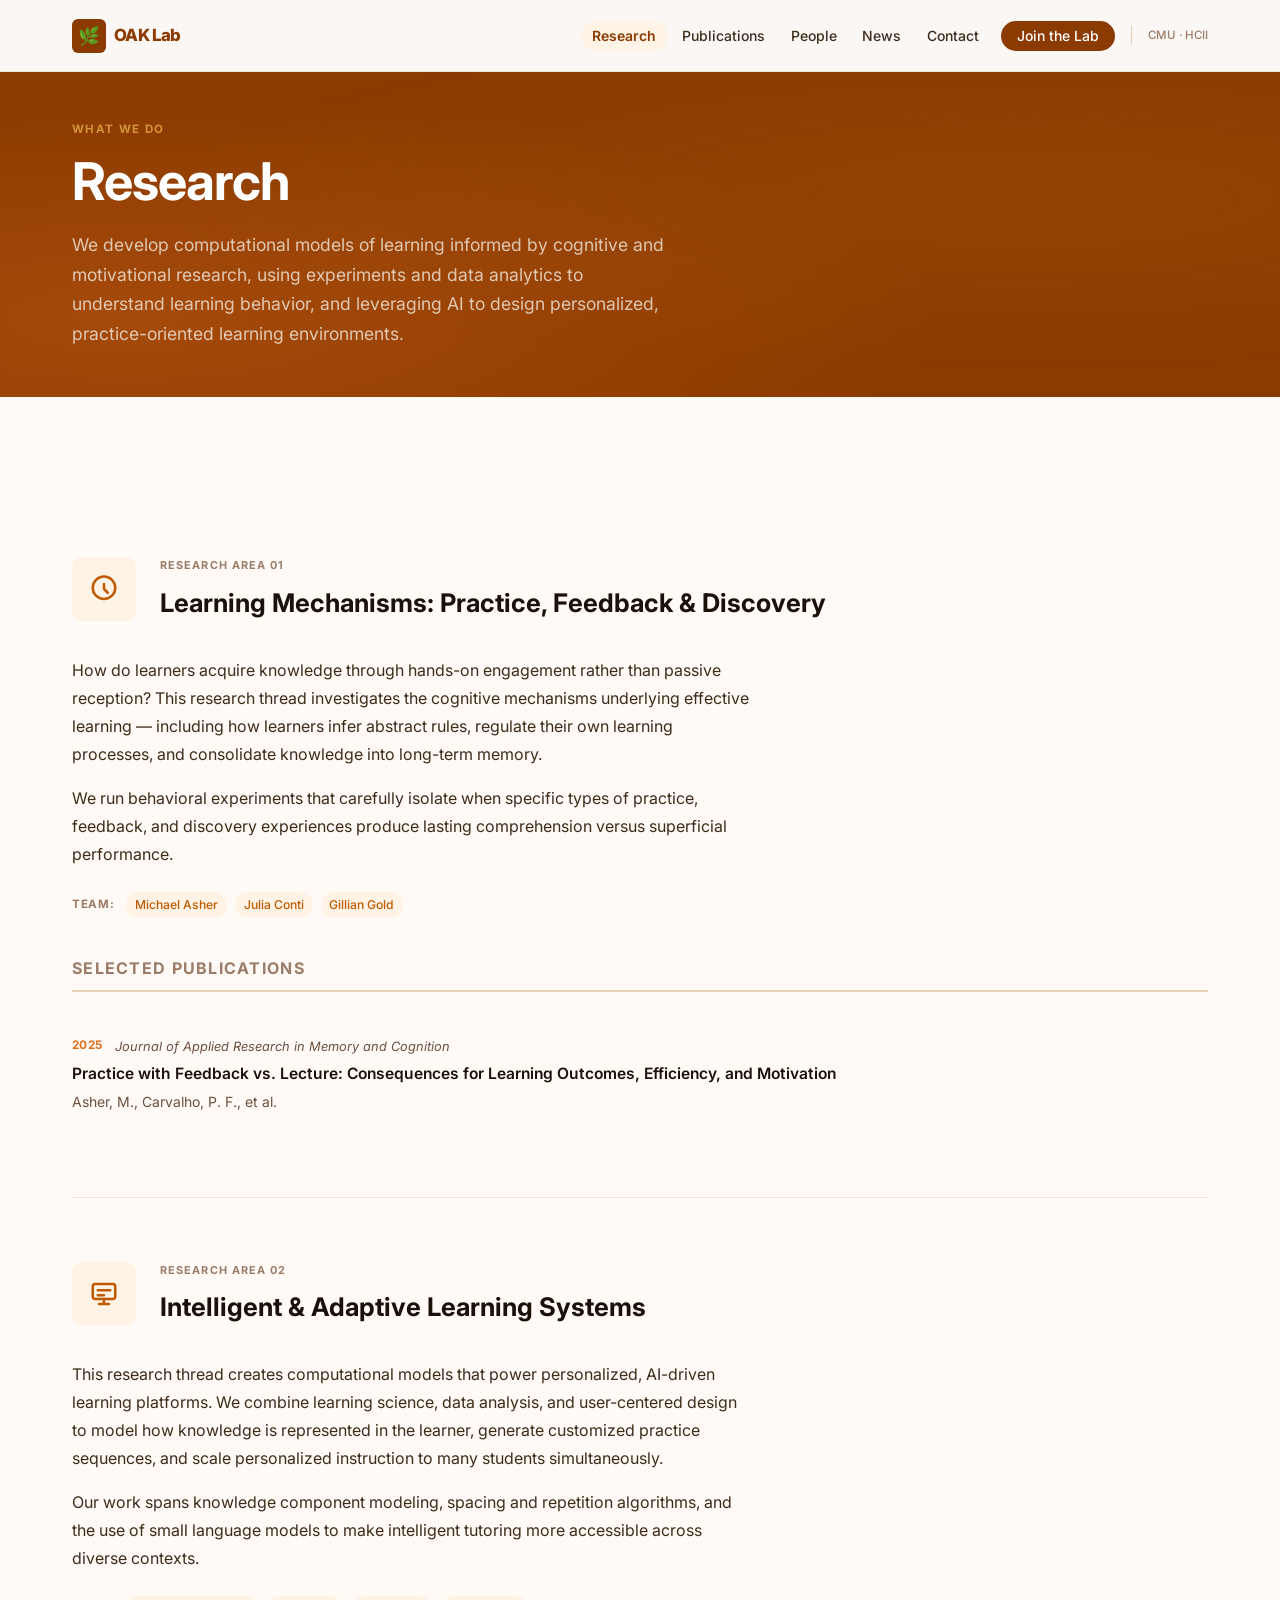
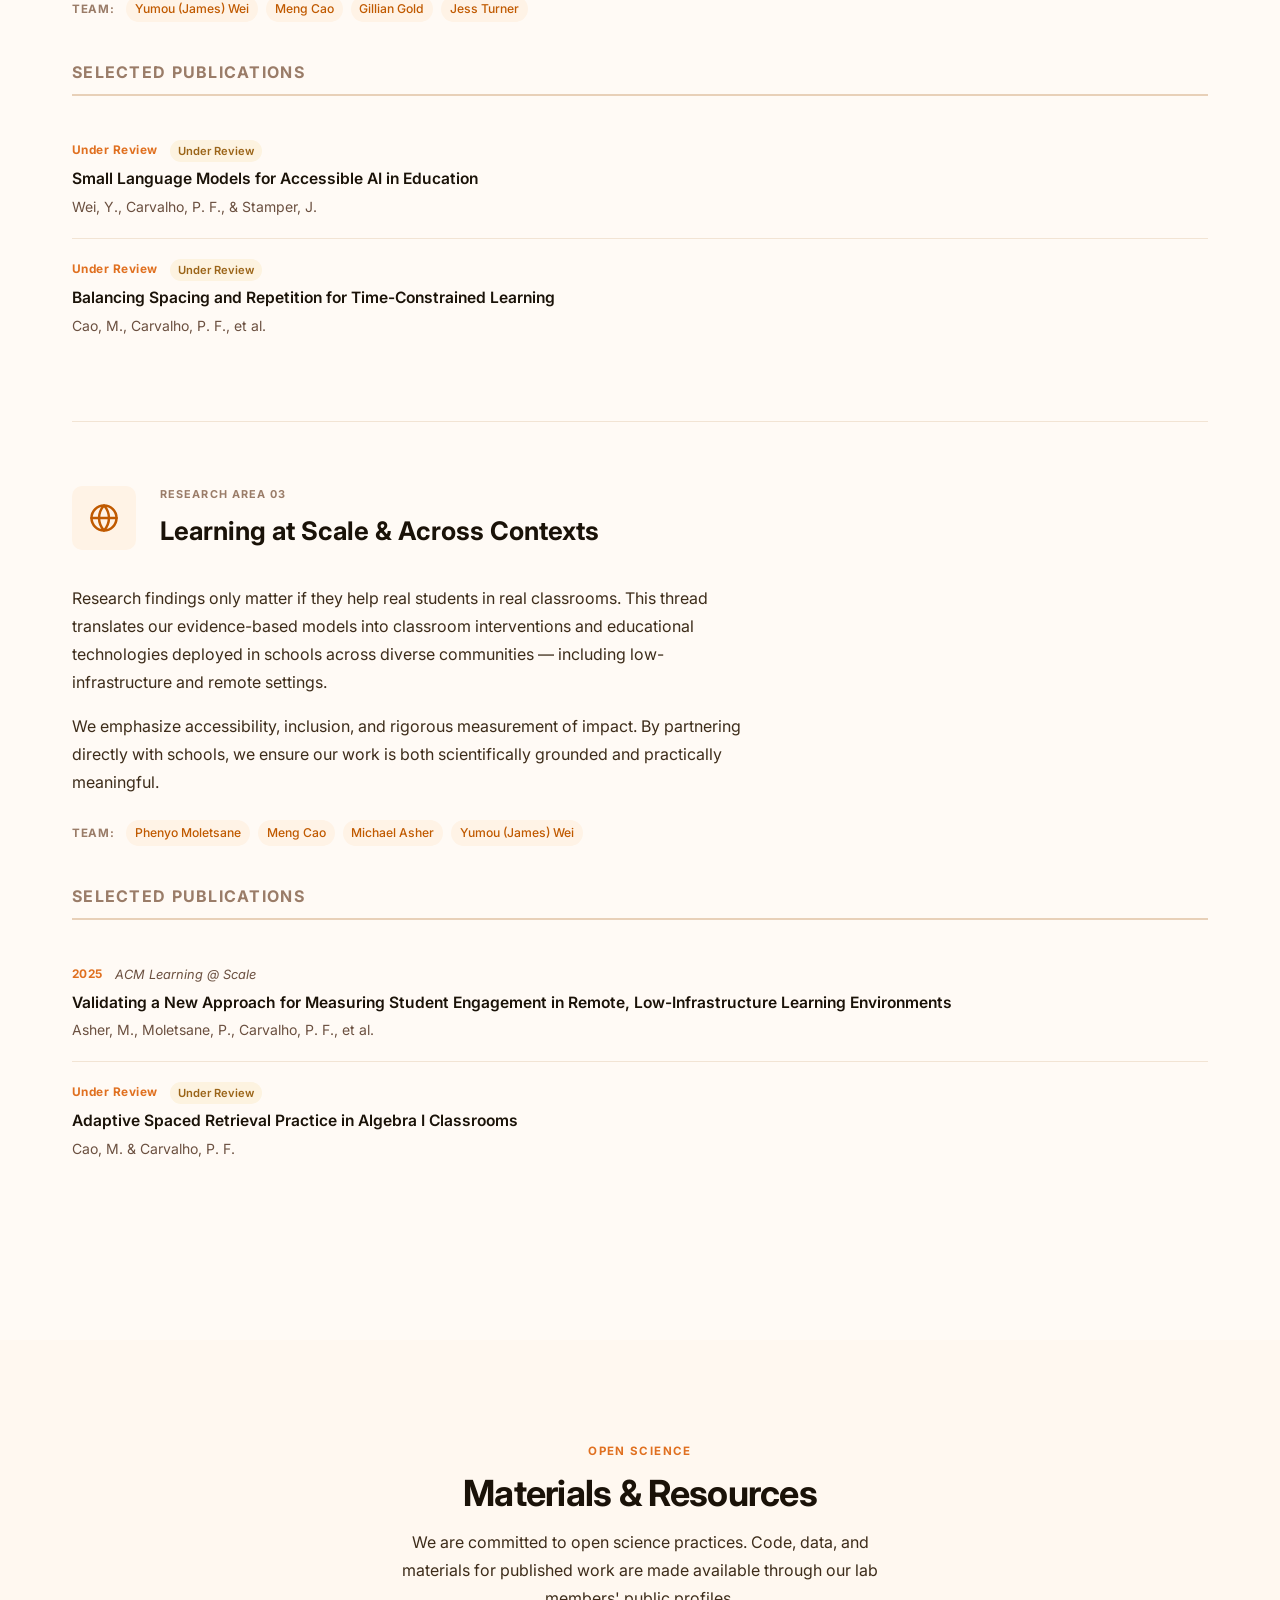
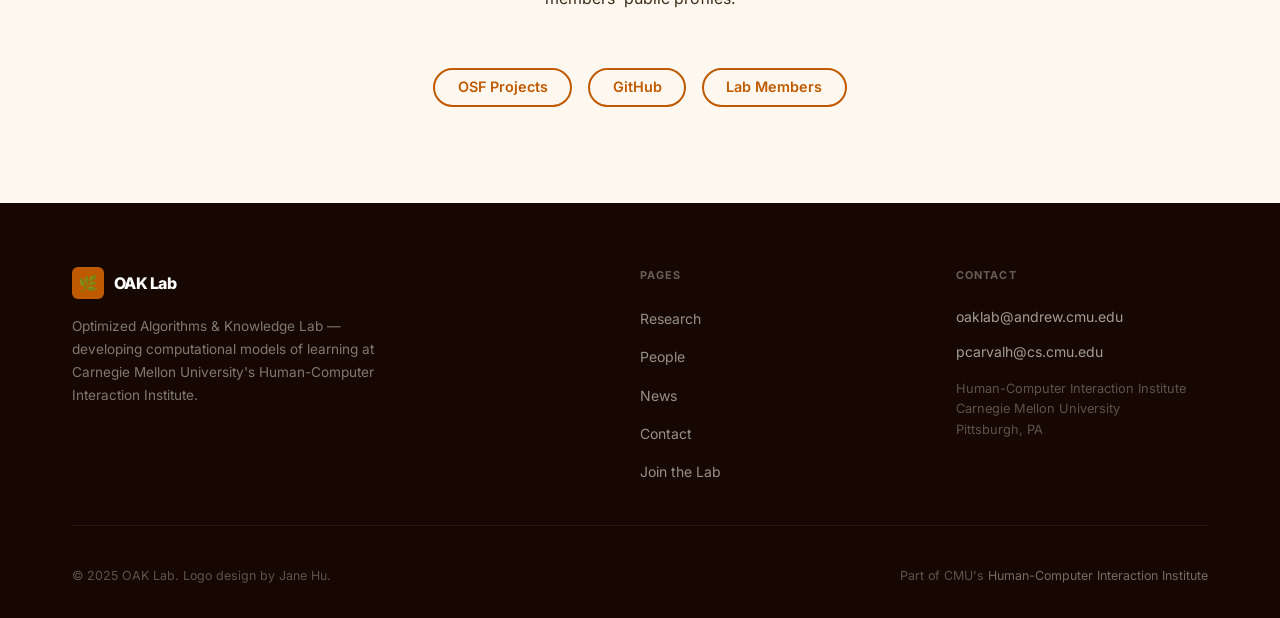
<file: research.html>
<!DOCTYPE html>
<html lang="en">
<head>
  <meta charset="UTF-8">
  <meta name="viewport" content="width=device-width, initial-scale=1.0">
  <title>Research – OAK Lab</title>
  <meta name="description" content="Research areas and publications from the OAK Lab at CMU HCII.">
  <link rel="preconnect" href="https://fonts.googleapis.com">
  <link rel="preconnect" href="https://fonts.gstatic.com" crossorigin>
  <link href="https://fonts.googleapis.com/css2?family=Inter:wght@400;500;600;700;800&display=swap" rel="stylesheet">
  <link rel="stylesheet" href="css/style.css">
</head>
<body>

<!-- ── NAVIGATION ──────────────────────────────────────────────────── -->
<nav class="nav" id="nav">
  <div class="container nav__container">
    <a href="index.html" class="nav__logo">
      <div class="nav__logo-icon">🌿</div>
      <span class="nav__logo-text">OAK Lab</span>
    </a>
    <button class="nav__toggle" id="navToggle" aria-label="Toggle navigation" aria-expanded="false">
      <span></span><span></span><span></span>
    </button>
    <ul class="nav__links" id="navLinks" role="list">
      <li><a href="research.html"     class="nav__link">Research</a></li>
      <li><a href="publications.html" class="nav__link">Publications</a></li>
      <li><a href="people.html"       class="nav__link">People</a></li>
      <li><a href="news.html"         class="nav__link">News</a></li>
      <li><a href="contact.html"      class="nav__link">Contact</a></li>
      <li><a href="contact.html#join" class="nav__link nav__link--cta">Join the Lab</a></li>
    </ul>
    <div class="nav__affiliation">CMU · HCII</div>
  </div>
</nav>

<!-- ── PAGE HEADER ──────────────────────────────────────────────────── -->
<header class="page-header">
  <div class="container">
    <div class="page-header__inner">
      <div class="page-header__label">What We Do</div>
      <h1>Research</h1>
      <p class="page-header__desc">We develop computational models of learning informed by cognitive and motivational research, using experiments and data analytics to understand learning behavior, and leveraging AI to design personalized, practice-oriented learning environments.</p>
    </div>
  </div>
</header>

<main>

  <!-- ── RESEARCH AREAS ───────────────────────────────────────────── -->
  <section class="section">
    <div class="container">

      <!-- Area 1 -->
      <div class="research-area" id="mechanisms">
        <div class="research-area__header">
          <div class="research-area__icon">
            <svg xmlns="http://www.w3.org/2000/svg" viewBox="0 0 24 24" fill="none" stroke="currentColor" stroke-width="2" stroke-linecap="round" stroke-linejoin="round">
              <path d="M12 2a9 9 0 0 1 9 9 9 9 0 0 1-9 9 9 9 0 0 1-9-9 9 9 0 0 1 9-9z"/>
              <path d="M12 8v4l3 3"/>
            </svg>
          </div>
          <div class="research-area__title-group">
            <div class="research-area__num">Research Area 01</div>
            <div class="research-area__title">Learning Mechanisms: Practice, Feedback &amp; Discovery</div>
          </div>
        </div>

        <div class="research-area__body">
          <p>How do learners acquire knowledge through hands-on engagement rather than passive reception? This research thread investigates the cognitive mechanisms underlying effective learning — including how learners infer abstract rules, regulate their own learning processes, and consolidate knowledge into long-term memory.</p>
          <p>We run behavioral experiments that carefully isolate when specific types of practice, feedback, and discovery experiences produce lasting comprehension versus superficial performance.</p>
        </div>

        <div class="research-area__team">
          <span class="research-area__team-label">Team:</span>
          <span class="tag">Michael Asher</span>
          <span class="tag">Julia Conti</span>
          <span class="tag">Gillian Gold</span>
        </div>

        <div class="publications-list">
          <h3>Selected Publications</h3>
          <div class="publication">
            <div class="publication__meta">
              <span class="publication__year">2025</span>
              <span class="publication__venue">Journal of Applied Research in Memory and Cognition</span>
            </div>
            <div class="publication__title">Practice with Feedback vs. Lecture: Consequences for Learning Outcomes, Efficiency, and Motivation</div>
            <div class="publication__authors">Asher, M., Carvalho, P. F., et al.</div>
          </div>
        </div>
      </div>

      <!-- Area 2 -->
      <div class="research-area" id="systems">
        <div class="research-area__header">
          <div class="research-area__icon">
            <svg xmlns="http://www.w3.org/2000/svg" viewBox="0 0 24 24" fill="none" stroke="currentColor" stroke-width="2" stroke-linecap="round" stroke-linejoin="round">
              <rect width="18" height="12" x="3" y="4" rx="2"/>
              <path d="M8 20h8M12 16v4M7 9h10M7 13h5"/>
            </svg>
          </div>
          <div class="research-area__title-group">
            <div class="research-area__num">Research Area 02</div>
            <div class="research-area__title">Intelligent &amp; Adaptive Learning Systems</div>
          </div>
        </div>

        <div class="research-area__body">
          <p>This research thread creates computational models that power personalized, AI-driven learning platforms. We combine learning science, data analysis, and user-centered design to model how knowledge is represented in the learner, generate customized practice sequences, and scale personalized instruction to many students simultaneously.</p>
          <p>Our work spans knowledge component modeling, spacing and repetition algorithms, and the use of small language models to make intelligent tutoring more accessible across diverse contexts.</p>
        </div>

        <div class="research-area__team">
          <span class="research-area__team-label">Team:</span>
          <span class="tag">Yumou (James) Wei</span>
          <span class="tag">Meng Cao</span>
          <span class="tag">Gillian Gold</span>
          <span class="tag">Jess Turner</span>
        </div>

        <div class="publications-list">
          <h3>Selected Publications</h3>
          <div class="publication">
            <div class="publication__meta">
              <span class="publication__year">Under Review</span>
              <span class="publication__status">Under Review</span>
            </div>
            <div class="publication__title">Small Language Models for Accessible AI in Education</div>
            <div class="publication__authors">Wei, Y., Carvalho, P. F., &amp; Stamper, J.</div>
          </div>
          <div class="publication">
            <div class="publication__meta">
              <span class="publication__year">Under Review</span>
              <span class="publication__status">Under Review</span>
            </div>
            <div class="publication__title">Balancing Spacing and Repetition for Time-Constrained Learning</div>
            <div class="publication__authors">Cao, M., Carvalho, P. F., et al.</div>
          </div>
        </div>
      </div>

      <!-- Area 3 -->
      <div class="research-area" id="scale">
        <div class="research-area__header">
          <div class="research-area__icon">
            <svg xmlns="http://www.w3.org/2000/svg" viewBox="0 0 24 24" fill="none" stroke="currentColor" stroke-width="2" stroke-linecap="round" stroke-linejoin="round">
              <circle cx="12" cy="12" r="10"/>
              <path d="M2 12h20M12 2a15.3 15.3 0 0 1 4 10 15.3 15.3 0 0 1-4 10 15.3 15.3 0 0 1-4-10 15.3 15.3 0 0 1 4-10z"/>
            </svg>
          </div>
          <div class="research-area__title-group">
            <div class="research-area__num">Research Area 03</div>
            <div class="research-area__title">Learning at Scale &amp; Across Contexts</div>
          </div>
        </div>

        <div class="research-area__body">
          <p>Research findings only matter if they help real students in real classrooms. This thread translates our evidence-based models into classroom interventions and educational technologies deployed in schools across diverse communities — including low-infrastructure and remote settings.</p>
          <p>We emphasize accessibility, inclusion, and rigorous measurement of impact. By partnering directly with schools, we ensure our work is both scientifically grounded and practically meaningful.</p>
        </div>

        <div class="research-area__team">
          <span class="research-area__team-label">Team:</span>
          <span class="tag">Phenyo Moletsane</span>
          <span class="tag">Meng Cao</span>
          <span class="tag">Michael Asher</span>
          <span class="tag">Yumou (James) Wei</span>
        </div>

        <div class="publications-list">
          <h3>Selected Publications</h3>
          <div class="publication">
            <div class="publication__meta">
              <span class="publication__year">2025</span>
              <span class="publication__venue">ACM Learning @ Scale</span>
            </div>
            <div class="publication__title">Validating a New Approach for Measuring Student Engagement in Remote, Low-Infrastructure Learning Environments</div>
            <div class="publication__authors">Asher, M., Moletsane, P., Carvalho, P. F., et al.</div>
          </div>
          <div class="publication">
            <div class="publication__meta">
              <span class="publication__year">Under Review</span>
              <span class="publication__status">Under Review</span>
            </div>
            <div class="publication__title">Adaptive Spaced Retrieval Practice in Algebra I Classrooms</div>
            <div class="publication__authors">Cao, M. &amp; Carvalho, P. F.</div>
          </div>
        </div>
      </div>

    </div>
  </section>

  <!-- ── MATERIALS ─────────────────────────────────────────────────── -->
  <section class="section section--bg">
    <div class="container container--narrow">
      <div class="section-header section-header--center">
        <span class="section-label">Open Science</span>
        <h2>Materials &amp; Resources</h2>
        <p>We are committed to open science practices. Code, data, and materials for published work are made available through our lab members' public profiles.</p>
      </div>
      <div style="display:flex; flex-wrap:wrap; gap:1rem; justify-content:center; margin-top:2rem;">
        <a href="https://osf.io" target="_blank" rel="noopener" class="btn btn--outline-dark">OSF Projects</a>
        <a href="https://github.com" target="_blank" rel="noopener" class="btn btn--outline-dark">GitHub</a>
        <a href="people.html" class="btn btn--outline-dark">Lab Members</a>
      </div>
    </div>
  </section>

</main>

<!-- ── FOOTER ────────────────────────────────────────────────────────── -->
<footer class="footer">
  <div class="container">
    <div class="footer__grid">
      <div class="footer__brand">
        <div class="footer__logo">
          <div class="footer__logo-icon">🌿</div>
          <span class="footer__logo-text">OAK Lab</span>
        </div>
        <p class="footer__desc">Optimized Algorithms &amp; Knowledge Lab — developing computational models of learning at Carnegie Mellon University's Human-Computer Interaction Institute.</p>
      </div>
      <div>
        <div class="footer__heading">Pages</div>
        <ul class="footer__nav-links">
          <li><a href="research.html" class="footer__link">Research</a></li>
          <li><a href="people.html"   class="footer__link">People</a></li>
          <li><a href="news.html"     class="footer__link">News</a></li>
          <li><a href="contact.html"  class="footer__link">Contact</a></li>
          <li><a href="contact.html#join" class="footer__link">Join the Lab</a></li>
        </ul>
      </div>
      <div>
        <div class="footer__heading">Contact</div>
        <div class="footer__contact-item"><a href="mailto:oaklab@andrew.cmu.edu">oaklab@andrew.cmu.edu</a></div>
        <div class="footer__contact-item"><a href="mailto:pcarvalh@cs.cmu.edu">pcarvalh@cs.cmu.edu</a></div>
        <div class="footer__contact-item" style="margin-top:1rem; font-size:0.8rem; color:rgba(255,255,255,0.3); line-height:1.6;">
          Human-Computer Interaction Institute<br>Carnegie Mellon University<br>Pittsburgh, PA
        </div>
      </div>
    </div>
    <div class="footer__bottom">
      <span class="footer__copyright">© 2025 OAK Lab. Logo design by Jane Hu.</span>
      <span class="footer__affiliation">Part of CMU's <a href="https://hcii.cmu.edu" target="_blank" rel="noopener">Human-Computer Interaction Institute</a></span>
    </div>
  </div>
</footer>

<script src="js/main.js"></script>
</body>
</html>
</file>
<file: assets/css/style.css>
/* ── Reset & base ── */
*, *::before, *::after { box-sizing: border-box; margin: 0; padding: 0; }

:root {
  --color-bg: #ffffff;
  --color-bg-alt: #f8f6f3;
  --color-text: #1a1a2e;
  --color-text-muted: #5a6a7a;
  --color-accent: #c2410c;
  --color-accent-hover: #9a3412;
  --color-border: #e2e8f0;
  --color-award: #b45309;
  --color-award-bg: #fef3c7;
  --font-sans: -apple-system, BlinkMacSystemFont, "Segoe UI", Roboto, sans-serif;
  --max-width: 1100px;
  --radius: 8px;
}

@media (prefers-color-scheme: dark) {
  :root:not([data-theme="light"]) {
    --color-bg: #161618;
    --color-bg-alt: #1e1e21;
    --color-text: #ededf0;
    --color-text-muted: #8e9aaa;
    --color-accent: #e8734a;
    --color-accent-hover: #c2410c;
    --color-border: #2e2e34;
    --color-award: #fbbf24;
    --color-award-bg: #3a1f00;
  }
}
:root[data-theme="dark"] {
  --color-bg: #161618;
  --color-bg-alt: #1e1e21;
  --color-text: #ededf0;
  --color-text-muted: #8e9aaa;
  --color-accent: #e8734a;
  --color-accent-hover: #c2410c;
  --color-border: #2e2e34;
  --color-award: #fbbf24;
  --color-award-bg: #3a1f00;
}

html { scroll-behavior: smooth; }

body {
  font-family: var(--font-sans);
  background: var(--color-bg);
  color: var(--color-text);
  line-height: 1.65;
  font-size: 16px;
}

a { color: var(--color-accent); text-decoration: none; }
a:hover { color: var(--color-accent-hover); text-decoration: underline; }

.container {
  max-width: var(--max-width);
  margin: 0 auto;
  padding: 0 24px;
}

/* ── Nav ── */
header {
  position: sticky;
  top: 0;
  z-index: 100;
  background: var(--color-bg);
  border-bottom: 1px solid var(--color-border);
}

nav {
  max-width: var(--max-width);
  margin: 0 auto;
  padding: 0 24px;
  height: 60px;
  display: flex;
  align-items: center;
  justify-content: space-between;
}

nav .logo {
  font-weight: 700;
  font-size: 1.1rem;
  color: var(--color-text);
  display: flex;
  align-items: center;
}
nav .logo:hover { text-decoration: none; }

.logo-img {
  height: 36px;
  width: auto;
  display: block;
}

nav ul {
  list-style: none;
  display: flex;
  gap: 24px;
}

nav ul a {
  color: var(--color-text-muted);
  font-size: 0.9rem;
  font-weight: 500;
}
nav ul a:hover, nav ul a.active { color: var(--color-accent); text-decoration: none; }

/* ── Hero ── */
#hero {
  padding: 96px 0 80px;
  background: var(--color-bg-alt);
  text-align: center;
}

#hero h1 {
  font-size: clamp(2rem, 5vw, 3rem);
  font-weight: 800;
  letter-spacing: -0.02em;
  margin-bottom: 16px;
}

#hero .tagline {
  font-size: 1.1rem;
  color: var(--color-text-muted);
  max-width: 720px;
  margin: 0 auto 12px;
}

#hero .affiliation {
  font-size: 0.88rem;
  color: var(--color-text-muted);
  margin-bottom: 32px;
  font-style: italic;
}

.btn {
  display: inline-block;
  background: var(--color-accent);
  color: #fff;
  padding: 12px 28px;
  border-radius: var(--radius);
  font-weight: 600;
  font-size: 0.95rem;
  transition: background 0.15s;
}
.btn:hover { background: var(--color-accent-hover); color: #fff; text-decoration: none; }

.btn-sm { padding: 8px 20px; font-size: 0.875rem; }
.btn-outline { background: transparent; color: var(--color-accent); border: 2px solid var(--color-accent); }
.btn-outline:hover { background: var(--color-accent); color: #fff; text-decoration: none; }

.hero-btns { display: flex; gap: 12px; justify-content: center; flex-wrap: wrap; margin-top: 4px; }

/* ── Sections ── */
section { padding: 72px 0; }
section.bg-alt { background: var(--color-bg-alt); }

section h2 {
  font-size: 1.75rem;
  font-weight: 700;
  margin-bottom: 40px;
  letter-spacing: -0.01em;
}

/* ── Research cards ── */
.cards {
  display: grid;
  grid-template-columns: repeat(auto-fit, minmax(240px, 1fr));
  gap: 24px;
}

.card {
  background: var(--color-bg);
  border: 1px solid var(--color-border);
  border-top: 3px solid var(--color-accent);
  border-radius: var(--radius);
  padding: 28px;
}

.card h3 {
  font-size: 1.05rem;
  font-weight: 600;
  margin-bottom: 10px;
}

.card p { color: var(--color-text-muted); font-size: 0.93rem; }

/* ── People ── */
.role-label {
  font-size: 0.75rem;
  font-weight: 700;
  text-transform: uppercase;
  letter-spacing: 0.1em;
  color: var(--color-text-muted);
  margin: 44px 0 16px;
}

.people-grid {
  display: grid;
  grid-template-columns: repeat(auto-fill, minmax(180px, 1fr));
  gap: 24px;
}

.people-grid-sm {
  grid-template-columns: repeat(auto-fill, minmax(140px, 1fr));
  gap: 12px;
}

.person { text-align: center; }

.avatar {
  width: 110px;
  height: 110px;
  border-radius: 50%;
  background: var(--color-border);
  margin: 0 auto 12px;
}

.person h4 { font-size: 0.95rem; font-weight: 600; margin-bottom: 4px; }
.person .role { font-size: 0.85rem; color: var(--color-text-muted); }
.person .affiliation-small { font-size: 0.82rem; color: var(--color-text-muted); margin-top: 2px; }
.person .research-interest { font-size: 0.82rem; color: var(--color-text-muted); margin-top: 2px; }

.person-sm { text-align: center; padding: 12px; background: var(--color-bg); border: 1px solid var(--color-border); border-radius: var(--radius); }
.person-sm h4 { font-size: 0.88rem; font-weight: 600; margin-bottom: 6px; }

.person .links { margin-top: 10px; display: flex; gap: 10px; justify-content: center; flex-wrap: wrap; }
.person .links a { font-size: 0.82rem; }

/* ── Alumni ── */
.alumni { margin-top: 32px; display: grid; grid-template-columns: repeat(auto-fit, minmax(280px, 1fr)); gap: 24px; }
.alumni-group h4 { font-size: 0.85rem; font-weight: 700; text-transform: uppercase; letter-spacing: 0.07em; color: var(--color-text-muted); margin-bottom: 10px; }
.alumni-group ul { list-style: none; }
.alumni-group li { font-size: 0.9rem; margin-bottom: 6px; }
.alumni-group p { font-size: 0.9rem; color: var(--color-text-muted); }

/* ── News ── */
.news-list { list-style: none; display: flex; flex-direction: column; gap: 0; }

.news-item {
  display: flex;
  align-items: baseline;
  gap: 20px;
  padding: 16px 0;
  border-bottom: 1px solid var(--color-border);
}
.news-item:last-child { border-bottom: none; }

.news-date {
  font-size: 0.8rem;
  font-weight: 600;
  color: var(--color-text-muted);
  min-width: 72px;
  flex-shrink: 0;
}

.news-body { display: flex; flex-direction: column; gap: 2px; }
.news-title { font-size: 0.97rem; font-weight: 500; color: var(--color-text); }
.news-source { font-size: 0.82rem; color: var(--color-text-muted); }

/* ── Publications ── */
.pub-year {
  border: 1px solid var(--color-border);
  border-radius: var(--radius);
  margin-bottom: 12px;
  overflow: hidden;
}

.pub-year summary {
  font-size: 1rem;
  font-weight: 700;
  padding: 14px 20px;
  cursor: pointer;
  list-style: none;
  display: flex;
  align-items: center;
  gap: 8px;
  background: var(--color-bg);
  user-select: none;
}
.pub-year summary::-webkit-details-marker { display: none; }
.pub-year summary::before {
  content: "▸";
  font-size: 0.75rem;
  color: var(--color-text-muted);
  transition: transform 0.15s;
}
.pub-year[open] summary::before { transform: rotate(90deg); }
.pub-year summary:hover { background: var(--color-bg-alt); }

.pub-list {
  list-style: none;
  display: flex;
  flex-direction: column;
  padding: 4px 20px 16px;
  background: var(--color-bg);
}

.pub {
  display: flex;
  flex-direction: column;
  gap: 3px;
  padding: 14px 0;
  border-bottom: 1px solid var(--color-border);
}
.pub:last-child { border-bottom: none; }

.pub-title { font-weight: 600; font-size: 0.97rem; }
.pub-authors { font-size: 0.86rem; color: var(--color-text-muted); }
.pub-venue { font-size: 0.86rem; color: var(--color-text-muted); font-style: italic; }
.pub-links { display: flex; gap: 12px; margin-top: 4px; }
.pub-links a { font-size: 0.82rem; }

.award {
  display: inline-block;
  font-size: 0.7rem;
  font-weight: 700;
  text-transform: uppercase;
  letter-spacing: 0.05em;
  background: var(--color-award-bg);
  color: var(--color-award);
  padding: 2px 6px;
  border-radius: 4px;
  vertical-align: middle;
  margin-left: 6px;
}

/* ── People photos ── */
.avatar-img {
  width: 110px;
  height: 110px;
  border-radius: 50%;
  object-fit: cover;
  margin: 0 auto 12px;
  display: block;
  background: var(--color-border);
}
.avatar-img-sm { width: 64px; height: 64px; }

/* Show a neutral circle when the image file isn't there yet */
.avatar-img[src$=".jpg"]:not([complete]),
.avatar-img { background: var(--color-border); }

/* ── Blog ── */
.blog-grid {
  display: grid;
  grid-template-columns: repeat(auto-fill, minmax(200px, 1fr));
  gap: 16px;
}

.blog-card {
  border-radius: var(--radius);
  overflow: hidden;
  border: 1px solid var(--color-border);
  background: var(--color-bg-alt);
}

a.blog-card { display: block; text-decoration: none; transition: border-color 0.2s, transform 0.2s, box-shadow 0.2s; }
a.blog-card .blog-img { transition: transform 0.3s; }
a.blog-card:hover { border-color: var(--color-accent); transform: translateY(-4px); box-shadow: 0 8px 20px rgba(0, 0, 0, 0.15); text-decoration: none; }
a.blog-card:hover .blog-img { transform: scale(1.05); }
a.blog-card:hover .blog-caption { color: var(--color-accent); }

.blog-img {
  width: 100%;
  aspect-ratio: 4 / 3;
  background-size: cover;
  background-position: center;
}

.blog-img-placeholder { background-color: var(--color-border); }

.blog-caption {
  padding: 10px 12px;
  font-size: 0.85rem;
  font-weight: 500;
  color: var(--color-text);
}

/* ── Materials ── */
.materials-list { display: flex; flex-direction: column; gap: 20px; }

.material-item {
  background: var(--color-bg);
  border: 1px solid var(--color-border);
  border-radius: var(--radius);
  padding: 24px;
}

.material-header {
  display: flex;
  align-items: center;
  gap: 12px;
  margin-bottom: 10px;
  flex-wrap: wrap;
}

.material-header h3 { font-size: 1.05rem; font-weight: 600; }

.material-tag {
  font-size: 0.75rem;
  font-weight: 600;
  text-transform: uppercase;
  letter-spacing: 0.06em;
  background: var(--color-bg-alt);
  border: 1px solid var(--color-border);
  color: var(--color-text-muted);
  padding: 2px 8px;
  border-radius: 4px;
}

.material-item p { font-size: 0.93rem; color: var(--color-text-muted); }

/* ── Contact ── */
.contact-grid {
  display: grid;
  grid-template-columns: repeat(auto-fit, minmax(260px, 1fr));
  gap: 40px;
  margin-bottom: 32px;
}
.contact-grid h3 { font-size: 1rem; font-weight: 700; margin-bottom: 10px; }
.contact-grid p { color: var(--color-text-muted); font-size: 0.93rem; margin-bottom: 4px; }
.contact-list { list-style: none; margin-top: 12px; }
.contact-list li { font-size: 0.93rem; margin-bottom: 8px; }
.contact-address { font-size: 0.85rem; color: var(--color-text-muted); border-top: 1px solid var(--color-border); padding-top: 20px; }

/* ── Footer ── */
footer {
  padding: 24px 0;
  border-top: 1px solid var(--color-border);
  text-align: center;
  font-size: 0.82rem;
  color: var(--color-text-muted);
}

/* ── Theme toggle ── */
.theme-toggle {
  background: none;
  border: 1px solid var(--color-border);
  border-radius: 6px;
  cursor: pointer;
  font-size: 1rem;
  padding: 4px 8px;
  color: var(--color-text-muted);
  line-height: 1;
  transition: border-color 0.15s;
}
.theme-toggle:hover { border-color: var(--color-accent); color: var(--color-accent); }

/* ── Hamburger ── */
.nav-toggle {
  display: none;
  flex-direction: column;
  gap: 5px;
  background: none;
  border: none;
  cursor: pointer;
  padding: 4px;
}
.nav-toggle span {
  display: block;
  width: 22px;
  height: 2px;
  background: var(--color-text);
  border-radius: 2px;
}

/* ── Responsive ── */
@media (max-width: 640px) {
  .nav-toggle { display: flex; }
  nav ul {
    display: none;
    position: absolute;
    top: 60px;
    left: 0;
    right: 0;
    flex-direction: column;
    background: var(--color-bg);
    border-bottom: 1px solid var(--color-border);
    padding: 16px 24px;
    gap: 16px;
    z-index: 99;
  }
  nav ul.open { display: flex; }
  nav ul a { font-size: 0.95rem; }
  #hero { padding: 64px 0 48px; }
  section { padding: 52px 0; }
  .news-item { flex-direction: column; gap: 4px; }
  .news-date { min-width: unset; }
}
</file>
<file: css/style.css>
/* ================================================
   OAK Lab Website — Main Stylesheet
   ================================================ */

/* --- 1. CUSTOM PROPERTIES --- */
:root {
  --oak-darkest: #160800;
  --oak-dark:    #2c1400;
  --oak-primary: #8b3a00;
  --oak-medium:  #c05a00;
  --oak-light:   #e07020;
  --oak-lighter: #f09040;
  --oak-pale:    #f8d0a8;
  --oak-faint:   #fff3e6;
  --oak-bg:      #fff8f0;

  --amber:       #c17e24;
  --amber-dark:  #9b6519;
  --amber-light: #d4943a;
  --amber-faint: #fdf3e0;

  --text:        #1a1208;
  --text-mid:    #3d2c1a;
  --text-soft:   #6b5040;
  --text-muted:  #9a7c68;

  --border:       #e8d0b8;
  --border-light: #f2e4d4;

  --white:   #ffffff;
  --bg:      #fffaf5;
  --bg-soft: #fdf4e8;

  --font: 'Inter', -apple-system, BlinkMacSystemFont, 'Segoe UI', system-ui, sans-serif;

  --shadow-sm: 0 1px 3px rgba(0,0,0,0.06), 0 1px 2px rgba(0,0,0,0.04);
  --shadow:    0 4px 6px -1px rgba(0,0,0,0.08), 0 2px 4px -1px rgba(0,0,0,0.05);
  --shadow-md: 0 10px 15px -3px rgba(0,0,0,0.08), 0 4px 6px -2px rgba(0,0,0,0.04);
  --shadow-lg: 0 20px 25px -5px rgba(0,0,0,0.08), 0 10px 10px -5px rgba(0,0,0,0.03);

  --radius-sm:  6px;
  --radius:     10px;
  --radius-lg:  16px;
  --radius-xl:  24px;
  --radius-full: 9999px;

  --transition:      200ms ease;
  --transition-slow: 400ms ease;

  --nav-height: 72px;
}

/* --- 2. RESET --- */
*, *::before, *::after {
  box-sizing: border-box;
  margin: 0;
  padding: 0;
}

html {
  scroll-behavior: smooth;
  scroll-padding-top: var(--nav-height);
}

body {
  font-family: var(--font);
  font-size: 1rem;
  line-height: 1.65;
  color: var(--text);
  background-color: var(--bg);
  -webkit-font-smoothing: antialiased;
  -moz-osx-font-smoothing: grayscale;
}

img, svg { display: block; max-width: 100%; }
a { color: inherit; text-decoration: none; }
ul, ol { list-style: none; }
button { border: none; background: none; cursor: pointer; font-family: inherit; }

/* --- 3. TYPOGRAPHY --- */
h1, h2, h3, h4, h5, h6 {
  font-weight: 700;
  line-height: 1.25;
  color: var(--text);
  letter-spacing: -0.02em;
}
h1 { font-size: clamp(2rem, 5vw, 3.25rem); }
h2 { font-size: clamp(1.5rem, 3.5vw, 2.25rem); }
h3 { font-size: clamp(1.05rem, 2vw, 1.35rem); }
h4 { font-size: 1.05rem; font-weight: 600; }

p { color: var(--text-mid); line-height: 1.75; }
p + p { margin-top: 1rem; }
strong { font-weight: 600; color: var(--text); }

/* --- 4. LAYOUT UTILITIES --- */
.container {
  width: 100%;
  max-width: 1200px;
  margin: 0 auto;
  padding: 0 clamp(1rem, 4vw, 2rem);
}
.container--narrow { max-width: 860px; }

.section { padding: clamp(3rem, 8vw, 6rem) 0; }
.section--bg   { background-color: var(--oak-bg); }
.section--dark { background-color: var(--oak-primary); color: var(--white); }
.section--dark p { color: rgba(255,255,255,0.75); }

.section-header { margin-bottom: clamp(2rem, 5vw, 3.5rem); }
.section-header--center { text-align: center; }
.section-header--center p { margin: 0.75rem auto 0; max-width: 50ch; }

.section-label {
  display: inline-block;
  font-size: 0.72rem;
  font-weight: 700;
  letter-spacing: 0.12em;
  text-transform: uppercase;
  color: var(--oak-light);
  margin-bottom: 0.6rem;
}
.section--dark .section-label { color: var(--amber-light); }

.grid { display: grid; gap: 1.5rem; }
.grid--2 { grid-template-columns: repeat(2, 1fr); }
.grid--3 { grid-template-columns: repeat(3, 1fr); }
.grid--4 { grid-template-columns: repeat(4, 1fr); }
.grid--auto { grid-template-columns: repeat(auto-fill, minmax(260px, 1fr)); }

.text-muted { color: var(--text-soft); }
.text-sm    { font-size: 0.875rem; }
.text-xs    { font-size: 0.75rem; }

/* --- 5. BUTTONS --- */
.btn {
  display: inline-flex;
  align-items: center;
  gap: 0.4rem;
  padding: 0.65rem 1.4rem;
  border-radius: var(--radius-full);
  font-family: var(--font);
  font-size: 0.9rem;
  font-weight: 600;
  line-height: 1;
  cursor: pointer;
  transition: all var(--transition);
  white-space: nowrap;
}
.btn--primary {
  background-color: var(--oak-lighter);
  color: var(--white);
  box-shadow: 0 1px 4px rgba(0,0,0,0.18);
}
.btn--primary:hover {
  background-color: var(--oak-medium);
  transform: translateY(-1px);
  box-shadow: var(--shadow-md);
}
.btn--amber {
  background-color: var(--amber);
  color: var(--white);
  box-shadow: 0 1px 4px rgba(0,0,0,0.18);
}
.btn--amber:hover {
  background-color: var(--amber-dark);
  transform: translateY(-1px);
  box-shadow: var(--shadow-md);
}
.btn--outline {
  background-color: transparent;
  color: var(--white);
  border: 2px solid rgba(255,255,255,0.55);
}
.btn--outline:hover {
  background-color: rgba(255,255,255,0.1);
  border-color: var(--white);
}
.btn--outline-dark {
  background-color: transparent;
  color: var(--oak-medium);
  border: 2px solid var(--oak-medium);
}
.btn--outline-dark:hover {
  background-color: var(--oak-medium);
  color: var(--white);
}
.text-link {
  color: var(--oak-light);
  font-weight: 600;
  font-size: 0.9rem;
  transition: color var(--transition);
  display: inline-flex;
  align-items: center;
  gap: 0.3rem;
}
.text-link:hover { color: var(--oak-medium); }

/* --- 6. NAVIGATION --- */
.nav {
  position: fixed;
  top: 0; left: 0; right: 0;
  z-index: 1000;
  height: var(--nav-height);
  background-color: rgba(255,255,255,0.96);
  backdrop-filter: blur(14px);
  -webkit-backdrop-filter: blur(14px);
  border-bottom: 1px solid var(--border-light);
  transition: box-shadow var(--transition);
}
.nav.scrolled { box-shadow: var(--shadow-md); }

.nav__container {
  display: flex;
  align-items: center;
  height: 100%;
  gap: 1rem;
}
.nav__logo {
  display: flex;
  align-items: center;
  gap: 0.5rem;
  flex-shrink: 0;
}
.nav__logo-icon {
  width: 34px;
  height: 34px;
  background-color: var(--oak-primary);
  border-radius: var(--radius-sm);
  display: flex;
  align-items: center;
  justify-content: center;
  font-size: 1.1rem;
  line-height: 1;
}
.nav__logo-text {
  font-size: 1.05rem;
  font-weight: 800;
  color: var(--oak-primary);
  letter-spacing: -0.04em;
}
.nav__links {
  display: flex;
  align-items: center;
  gap: 0.2rem;
  margin-left: auto;
}
.nav__link {
  padding: 0.4rem 0.7rem;
  border-radius: var(--radius-full);
  font-size: 0.875rem;
  font-weight: 500;
  color: var(--text-mid);
  transition: all var(--transition);
}
.nav__link:hover, .nav__link.active {
  color: var(--oak-primary);
  background-color: var(--oak-faint);
}
.nav__link.active { font-weight: 600; }
.nav__link--cta {
  background-color: var(--oak-primary);
  color: var(--white) !important;
  margin-left: 0.5rem;
  padding: 0.4rem 1rem;
}
.nav__link--cta:hover {
  background-color: var(--oak-medium) !important;
  background-color: var(--oak-medium);
}
.nav__affiliation {
  font-size: 0.72rem;
  color: var(--text-muted);
  font-weight: 500;
  white-space: nowrap;
  padding-left: 1rem;
  border-left: 1px solid var(--border);
  flex-shrink: 0;
}
.nav__toggle {
  display: none;
  flex-direction: column;
  gap: 5px;
  padding: 0.5rem;
  margin-left: auto;
}
.nav__toggle span {
  display: block;
  width: 22px;
  height: 2px;
  background-color: var(--oak-primary);
  border-radius: 2px;
  transition: all var(--transition);
}
.nav__toggle[aria-expanded="true"] span:nth-child(1) { transform: translateY(7px) rotate(45deg); }
.nav__toggle[aria-expanded="true"] span:nth-child(2) { opacity: 0; }
.nav__toggle[aria-expanded="true"] span:nth-child(3) { transform: translateY(-7px) rotate(-45deg); }

/* --- 7. HERO (HOME) --- */
.hero {
  position: relative;
  min-height: 88vh;
  display: flex;
  align-items: center;
  background-color: var(--oak-dark);
  overflow: hidden;
  padding-top: var(--nav-height);
}
.hero::before {
  content: '';
  position: absolute;
  inset: 0;
  background:
    radial-gradient(ellipse at 15% 70%, rgba(224,112,32,0.45) 0%, transparent 55%),
    radial-gradient(ellipse at 85% 20%, rgba(193,126,36,0.2) 0%, transparent 50%);
}
.hero::after {
  content: '';
  position: absolute;
  inset: 0;
  background-image:
    linear-gradient(rgba(255,255,255,0.025) 1px, transparent 1px),
    linear-gradient(90deg, rgba(255,255,255,0.025) 1px, transparent 1px);
  background-size: 60px 60px;
}
.hero__inner {
  position: relative;
  z-index: 1;
  max-width: 760px;
}
.hero__badge {
  display: inline-flex;
  align-items: center;
  gap: 0.5rem;
  padding: 0.35rem 0.9rem;
  background-color: rgba(255,255,255,0.08);
  border: 1px solid rgba(255,255,255,0.18);
  border-radius: var(--radius-full);
  font-size: 0.76rem;
  font-weight: 600;
  letter-spacing: 0.04em;
  color: rgba(255,255,255,0.8);
  margin-bottom: 1.5rem;
  backdrop-filter: blur(8px);
}
.hero__badge-dot {
  width: 6px;
  height: 6px;
  border-radius: 50%;
  background-color: var(--amber-light);
  flex-shrink: 0;
}
.hero__title {
  font-size: clamp(2.25rem, 6vw, 4rem);
  font-weight: 800;
  line-height: 1.1;
  color: var(--white);
  letter-spacing: -0.03em;
  margin-bottom: 1.5rem;
}
.hero__title em {
  font-style: normal;
  color: var(--oak-lighter);
}
.hero__subtitle {
  font-size: clamp(1rem, 2.5vw, 1.2rem);
  color: rgba(255,255,255,0.7);
  line-height: 1.75;
  margin-bottom: 2.5rem;
  max-width: 56ch;
}
.hero__actions {
  display: flex;
  flex-wrap: wrap;
  gap: 1rem;
}
.hero__scroll {
  position: absolute;
  bottom: 2rem;
  left: 50%;
  transform: translateX(-50%);
  display: flex;
  flex-direction: column;
  align-items: center;
  gap: 0.5rem;
  z-index: 1;
}
.hero__scroll-line {
  width: 1px;
  height: 40px;
  background: linear-gradient(to bottom, rgba(255,255,255,0.4), transparent);
  animation: scrollPulse 2s ease-in-out infinite;
}
@keyframes scrollPulse {
  0%, 100% { opacity: 0.4; }
  50%       { opacity: 0.9; }
}

/* --- 8. PAGE HEADER (inner pages) --- */
.page-header {
  padding: calc(var(--nav-height) + 3rem) 0 3rem;
  background-color: var(--oak-primary);
  color: var(--white);
  position: relative;
  overflow: hidden;
}
.page-header::before {
  content: '';
  position: absolute;
  inset: 0;
  background:
    radial-gradient(ellipse at 80% 50%, rgba(193,126,36,0.15) 0%, transparent 60%),
    radial-gradient(ellipse at 10% 80%, rgba(224,112,32,0.3) 0%, transparent 50%);
}
.page-header__inner { position: relative; z-index: 1; }
.page-header__label {
  font-size: 0.72rem;
  font-weight: 700;
  letter-spacing: 0.12em;
  text-transform: uppercase;
  color: var(--amber-light);
  margin-bottom: 0.6rem;
}
.page-header h1 { color: var(--white); margin-bottom: 1rem; }
.page-header__desc {
  font-size: 1.1rem;
  color: rgba(255,255,255,0.7);
  max-width: 55ch;
  line-height: 1.7;
}

/* --- 9. MISSION SECTION --- */
.mission__grid {
  display: grid;
  grid-template-columns: 1fr 260px;
  gap: clamp(2rem, 6vw, 5rem);
  align-items: center;
}
.mission__text h2  { margin-bottom: 1rem; }
.mission__text p   { max-width: 55ch; }
.mission__text p + p { margin-top: 1rem; }
.mission__text .text-link { margin-top: 1.5rem; }

.mission__stats {
  display: flex;
  flex-direction: column;
  gap: 1rem;
}
.stat {
  text-align: center;
  padding: 1.5rem 1rem;
  background-color: var(--oak-bg);
  border: 1px solid var(--border);
  border-radius: var(--radius-lg);
}
.stat__number {
  font-size: 2.25rem;
  font-weight: 800;
  color: var(--oak-primary);
  line-height: 1;
  letter-spacing: -0.04em;
  margin-bottom: 0.4rem;
}
.stat__label {
  font-size: 0.72rem;
  font-weight: 700;
  letter-spacing: 0.08em;
  text-transform: uppercase;
  color: var(--text-soft);
}

/* --- 10. RESEARCH CARDS --- */
.research-card {
  background: var(--white);
  border: 1px solid var(--border);
  border-radius: var(--radius-lg);
  padding: clamp(1.5rem, 3vw, 2rem);
  transition: all var(--transition);
  position: relative;
  overflow: hidden;
  display: flex;
  flex-direction: column;
}
.research-card::before {
  content: '';
  position: absolute;
  top: 0; left: 0; right: 0;
  height: 3px;
  background: linear-gradient(90deg, var(--oak-light), var(--oak-lighter));
  transform: scaleX(0);
  transform-origin: left;
  transition: transform var(--transition-slow);
}
.research-card:hover {
  box-shadow: var(--shadow-md);
  transform: translateY(-3px);
  border-color: var(--oak-pale);
}
.research-card:hover::before { transform: scaleX(1); }

.research-card__num {
  font-size: 0.68rem;
  font-weight: 700;
  letter-spacing: 0.1em;
  text-transform: uppercase;
  color: var(--text-muted);
  margin-bottom: 1rem;
}
.research-card__icon {
  width: 48px;
  height: 48px;
  background-color: var(--oak-faint);
  border-radius: var(--radius);
  display: flex;
  align-items: center;
  justify-content: center;
  margin-bottom: 1.25rem;
  color: var(--oak-medium);
  flex-shrink: 0;
}
.research-card__icon svg { width: 24px; height: 24px; }
.research-card h3 { font-size: 1.15rem; margin-bottom: 0.75rem; }
.research-card > p {
  font-size: 0.9rem;
  color: var(--text-soft);
  margin-bottom: 1.25rem;
  line-height: 1.65;
  flex: 1;
}
.research-card__team-label {
  font-size: 0.68rem;
  font-weight: 700;
  letter-spacing: 0.08em;
  text-transform: uppercase;
  color: var(--text-muted);
  margin-bottom: 0.5rem;
}
.research-card__tags {
  display: flex;
  flex-wrap: wrap;
  gap: 0.4rem;
  margin-bottom: 1.25rem;
}
.tag {
  display: inline-block;
  padding: 0.18rem 0.55rem;
  border-radius: var(--radius-full);
  font-size: 0.76rem;
  font-weight: 500;
  background-color: var(--oak-faint);
  color: var(--oak-medium);
}
.tag--amber { background-color: var(--amber-faint); color: var(--amber-dark); }
.tag--gray  { background-color: var(--bg-soft); color: var(--text-soft); }

/* Research area full sections */
.research-area {
  padding: clamp(2.5rem, 5vw, 4rem) 0;
  border-bottom: 1px solid var(--border-light);
}
.research-area:last-child { border-bottom: none; }
.research-area__header {
  display: grid;
  grid-template-columns: 64px 1fr;
  gap: 1.5rem;
  align-items: flex-start;
  margin-bottom: 1.5rem;
}
.research-area__icon {
  width: 64px;
  height: 64px;
  background-color: var(--oak-faint);
  border-radius: var(--radius);
  display: flex;
  align-items: center;
  justify-content: center;
  color: var(--oak-medium);
  flex-shrink: 0;
}
.research-area__icon svg { width: 30px; height: 30px; }
.research-area__title-group {}
.research-area__num {
  font-size: 0.68rem;
  font-weight: 700;
  letter-spacing: 0.1em;
  text-transform: uppercase;
  color: var(--text-muted);
  margin-bottom: 0.4rem;
}
.research-area__title {
  font-size: clamp(1.2rem, 3vw, 1.6rem);
  font-weight: 700;
  color: var(--text);
  margin-bottom: 0.5rem;
}
.research-area__body {
  max-width: 68ch;
  margin-bottom: 1.5rem;
}
.research-area__team {
  display: flex;
  flex-wrap: wrap;
  align-items: center;
  gap: 0.5rem;
  margin-bottom: 1.75rem;
}
.research-area__team-label {
  font-size: 0.72rem;
  font-weight: 700;
  letter-spacing: 0.06em;
  text-transform: uppercase;
  color: var(--text-muted);
  margin-right: 0.25rem;
}

/* --- 11. PUBLICATIONS --- */
.publications-list { margin-top: 2.5rem; }
.publications-list h3 {
  font-size: 1rem;
  font-weight: 700;
  color: var(--text-muted);
  text-transform: uppercase;
  letter-spacing: 0.08em;
  margin-bottom: 1.5rem;
  padding-bottom: 0.75rem;
  border-bottom: 2px solid var(--border);
}
.publication {
  padding: 1.25rem 0;
  border-bottom: 1px solid var(--border-light);
}
.publication:last-child { border-bottom: none; }
.publication__meta {
  display: flex;
  flex-wrap: wrap;
  align-items: center;
  gap: 0.75rem;
  margin-bottom: 0.4rem;
}
.publication__year {
  font-size: 0.74rem;
  font-weight: 700;
  color: var(--oak-light);
  letter-spacing: 0.04em;
}
.publication__venue {
  font-size: 0.8rem;
  color: var(--text-soft);
  font-style: italic;
}
.publication__status {
  font-size: 0.7rem;
  padding: 0.1rem 0.5rem;
  background-color: var(--amber-faint);
  color: var(--amber-dark);
  border-radius: var(--radius-full);
  font-weight: 600;
}
.publication__title {
  font-size: 0.975rem;
  font-weight: 600;
  color: var(--text);
  line-height: 1.4;
  margin-bottom: 0.3rem;
}
.publication__authors {
  font-size: 0.875rem;
  color: var(--text-soft);
}

/* --- 12. PEOPLE --- */
.people-group { margin-bottom: 3.5rem; }
.people-group:last-child { margin-bottom: 0; }
.people-group__label {
  font-size: 0.72rem;
  font-weight: 700;
  letter-spacing: 0.12em;
  text-transform: uppercase;
  color: var(--text-muted);
  margin-bottom: 1.5rem;
  padding-bottom: 0.75rem;
  border-bottom: 2px solid var(--border);
}

/* PI card */
.pi-card {
  display: grid;
  grid-template-columns: auto 1fr;
  gap: clamp(1.5rem, 4vw, 2.5rem);
  align-items: flex-start;
  background: var(--white);
  border: 1px solid var(--border);
  border-radius: var(--radius-xl);
  padding: clamp(1.5rem, 4vw, 2.5rem);
  box-shadow: var(--shadow-sm);
}
.pi-card__name {
  font-size: clamp(1.4rem, 3vw, 1.75rem);
  font-weight: 800;
  margin-bottom: 0.2rem;
  letter-spacing: -0.02em;
}
.pi-card__role {
  font-size: 0.9rem;
  font-weight: 600;
  color: var(--oak-light);
  margin-bottom: 0.2rem;
}
.pi-card__affiliation {
  font-size: 0.85rem;
  color: var(--text-soft);
  margin-bottom: 1.25rem;
}
.pi-card__bio {
  font-size: 0.95rem;
  color: var(--text-mid);
  line-height: 1.75;
  max-width: 60ch;
  margin-bottom: 1.25rem;
}

/* Avatars */
.avatar {
  border-radius: var(--radius-lg);
  display: flex;
  align-items: center;
  justify-content: center;
  font-weight: 800;
  color: var(--white);
  flex-shrink: 0;
  letter-spacing: -0.02em;
  user-select: none;
}
.avatar--xl { width: 110px; height: 110px; font-size: 2.2rem; border-radius: var(--radius-lg); }
.avatar--lg { width: 68px;  height: 68px;  font-size: 1.35rem; border-radius: var(--radius); }
.avatar--md { width: 52px;  height: 52px;  font-size: 1rem;   border-radius: var(--radius-sm); }
.avatar--sm { width: 40px;  height: 40px;  font-size: 0.85rem; border-radius: var(--radius-sm); }

.av-green        { background-color: #8b3a00; }
.av-green-light  { background-color: #c05a00; }
.av-amber        { background-color: #b07025; }
.av-teal         { background-color: #1d6b7a; }
.av-purple       { background-color: #5a4abf; }
.av-coral        { background-color: #b54f3a; }
.av-sky          { background-color: #2e6da8; }
.av-sage         { background-color: #4d8a65; }
.av-indigo       { background-color: #3d55a0; }
.av-rose         { background-color: #a03d6b; }

/* Social links */
.social-links {
  display: flex;
  flex-wrap: wrap;
  gap: 0.4rem;
}
.social-link {
  display: inline-flex;
  align-items: center;
  gap: 0.3rem;
  padding: 0.28rem 0.65rem;
  background-color: var(--bg-soft);
  border: 1px solid var(--border);
  border-radius: var(--radius-full);
  font-size: 0.76rem;
  font-weight: 500;
  color: var(--text-mid);
  transition: all var(--transition);
}
.social-link:hover {
  background-color: var(--oak-faint);
  border-color: var(--oak-pale);
  color: var(--oak-medium);
}

/* Person cards */
.person-card {
  display: flex;
  gap: 1rem;
  align-items: flex-start;
  background: var(--white);
  border: 1px solid var(--border);
  border-radius: var(--radius-lg);
  padding: 1.25rem;
  transition: all var(--transition);
}
.person-card:hover {
  box-shadow: var(--shadow);
  border-color: var(--oak-pale);
}
.person-card__info { flex: 1; min-width: 0; }
.person-card__name {
  font-size: 0.975rem;
  font-weight: 700;
  margin-bottom: 0.15rem;
  color: var(--text);
}
.person-card__role {
  font-size: 0.8rem;
  color: var(--oak-light);
  font-weight: 600;
  margin-bottom: 0.15rem;
}
.person-card__note {
  font-size: 0.78rem;
  color: var(--text-muted);
  font-style: italic;
  margin-bottom: 0.6rem;
}
.person-card__links {
  display: flex;
  flex-wrap: wrap;
  gap: 0.3rem;
  margin-top: 0.6rem;
}
.person-card__link {
  font-size: 0.7rem;
  padding: 0.12rem 0.45rem;
  border-radius: var(--radius-full);
  font-weight: 500;
  background-color: var(--bg-soft);
  border: 1px solid var(--border);
  color: var(--text-muted);
  transition: all var(--transition);
}
.person-card__link:hover {
  background-color: var(--oak-faint);
  color: var(--oak-medium);
  border-color: var(--oak-pale);
}

/* Compact person chip */
.person-chip {
  display: flex;
  align-items: center;
  gap: 0.75rem;
  padding: 0.75rem 1rem;
  background: var(--white);
  border: 1px solid var(--border);
  border-radius: var(--radius);
  transition: all var(--transition);
}
.person-chip:hover {
  border-color: var(--oak-pale);
  background-color: var(--oak-bg);
}
.person-chip__name { font-size: 0.875rem; font-weight: 600; color: var(--text); }
.person-chip__role { font-size: 0.78rem; color: var(--text-soft); }

/* --- 13. NEWS --- */
.news-card {
  background: var(--white);
  border: 1px solid var(--border);
  border-radius: var(--radius-lg);
  overflow: hidden;
  transition: all var(--transition);
  display: flex;
  flex-direction: column;
}
.news-card:hover {
  box-shadow: var(--shadow-md);
  transform: translateY(-3px);
  border-color: var(--oak-pale);
}
.news-card__image {
  height: 190px;
  background: linear-gradient(135deg, var(--oak-faint), var(--oak-pale));
  display: flex;
  align-items: center;
  justify-content: center;
  overflow: hidden;
}
.news-card__image svg { width: 52px; height: 52px; color: var(--oak-pale); }
.news-card__body {
  padding: 1.25rem;
  flex: 1;
  display: flex;
  flex-direction: column;
}
.news-card__source {
  font-size: 0.7rem;
  font-weight: 700;
  letter-spacing: 0.08em;
  text-transform: uppercase;
  color: var(--oak-light);
  margin-bottom: 0.5rem;
}
.news-card__title {
  font-size: 1rem;
  font-weight: 700;
  color: var(--text);
  line-height: 1.35;
  margin-bottom: 0.75rem;
}
.news-card__excerpt {
  font-size: 0.875rem;
  color: var(--text-soft);
  line-height: 1.65;
  flex: 1;
  margin-bottom: 1rem;
}
.news-card__footer {
  display: flex;
  align-items: center;
  justify-content: space-between;
  margin-top: auto;
  padding-top: 0.75rem;
  border-top: 1px solid var(--border-light);
}
.news-card__date { font-size: 0.8rem; color: var(--text-muted); }
.news-card__link {
  font-size: 0.82rem;
  font-weight: 600;
  color: var(--oak-light);
  transition: color var(--transition);
}
.news-card__link:hover { color: var(--oak-medium); }

/* --- 14. CONTACT --- */
.contact-grid {
  display: grid;
  grid-template-columns: 1fr 1fr;
  gap: clamp(2rem, 5vw, 4rem);
  align-items: start;
}
.contact-block {
  background: var(--white);
  border: 1px solid var(--border);
  border-radius: var(--radius-lg);
  padding: clamp(1.5rem, 3vw, 2.5rem);
}
.contact-block__label {
  font-size: 0.7rem;
  font-weight: 700;
  letter-spacing: 0.1em;
  text-transform: uppercase;
  color: var(--text-muted);
  margin-bottom: 1rem;
}
.contact-block h3 { font-size: 1.2rem; margin-bottom: 1.25rem; }
.contact-item {
  display: flex;
  align-items: flex-start;
  gap: 0.75rem;
  margin-bottom: 1.25rem;
}
.contact-item__icon {
  width: 34px;
  height: 34px;
  background-color: var(--oak-faint);
  border-radius: var(--radius-sm);
  display: flex;
  align-items: center;
  justify-content: center;
  flex-shrink: 0;
  color: var(--oak-medium);
}
.contact-item__icon svg { width: 16px; height: 16px; }
.contact-item__label {
  font-size: 0.7rem;
  font-weight: 700;
  text-transform: uppercase;
  letter-spacing: 0.05em;
  color: var(--text-muted);
  margin-bottom: 0.15rem;
}
.contact-item__value {
  font-size: 0.9rem;
  color: var(--text-mid);
}
.contact-item__value a {
  color: var(--oak-light);
  transition: color var(--transition);
}
.contact-item__value a:hover {
  color: var(--oak-medium);
  text-decoration: underline;
}

/* Position cards */
.position-card {
  border: 1px solid var(--border);
  border-radius: var(--radius);
  padding: 1.25rem;
  margin-bottom: 1rem;
  transition: all var(--transition);
}
.position-card:last-child { margin-bottom: 0; }
.position-card:hover {
  border-color: var(--oak-pale);
  background-color: var(--oak-bg);
}
.position-card__title {
  font-size: 0.975rem;
  font-weight: 700;
  color: var(--text);
  margin-bottom: 0.5rem;
  display: flex;
  align-items: center;
  gap: 0.5rem;
}
.status-dot {
  width: 8px;
  height: 8px;
  border-radius: 50%;
  background-color: #4caf50;
  flex-shrink: 0;
}
.position-card__desc {
  font-size: 0.875rem;
  color: var(--text-soft);
  line-height: 1.65;
  margin-bottom: 1rem;
}

/* --- 15. JOIN BANNER --- */
.join-banner {
  background-color: var(--oak-primary);
  padding: clamp(3rem, 7vw, 5rem) 0;
  text-align: center;
  position: relative;
  overflow: hidden;
}
.join-banner::before {
  content: '';
  position: absolute;
  inset: 0;
  background: radial-gradient(ellipse at 50% 0%, rgba(193,126,36,0.2) 0%, transparent 65%);
}
.join-banner__inner { position: relative; z-index: 1; }
.join-banner h2 { color: var(--white); margin-bottom: 1rem; }
.join-banner p {
  color: rgba(255,255,255,0.7);
  max-width: 50ch;
  margin: 0 auto 2rem;
}
.join-banner .btn-group {
  display: flex;
  flex-wrap: wrap;
  gap: 1rem;
  justify-content: center;
}

/* --- 16. FOOTER --- */
.footer {
  background-color: var(--oak-darkest);
  color: rgba(255,255,255,0.65);
  padding: clamp(3rem, 6vw, 4rem) 0 2rem;
}
.footer__grid {
  display: grid;
  grid-template-columns: 2fr 1fr 1fr;
  gap: clamp(2rem, 5vw, 4rem);
  margin-bottom: 2.5rem;
  padding-bottom: 2.5rem;
  border-bottom: 1px solid rgba(255,255,255,0.08);
}
.footer__brand { max-width: 320px; }
.footer__logo {
  display: flex;
  align-items: center;
  gap: 0.6rem;
  margin-bottom: 1rem;
}
.footer__logo-icon {
  width: 32px;
  height: 32px;
  background-color: var(--oak-medium);
  border-radius: var(--radius-sm);
  display: flex;
  align-items: center;
  justify-content: center;
  font-size: 1rem;
}
.footer__logo-text {
  font-size: 1rem;
  font-weight: 800;
  color: var(--white);
  letter-spacing: -0.03em;
}
.footer__desc {
  font-size: 0.85rem;
  line-height: 1.7;
  color: rgba(255,255,255,0.45);
}
.footer__heading {
  font-size: 0.68rem;
  font-weight: 700;
  letter-spacing: 0.1em;
  text-transform: uppercase;
  color: rgba(255,255,255,0.35);
  margin-bottom: 1.25rem;
}
.footer__nav-links {
  display: flex;
  flex-direction: column;
  gap: 0.75rem;
}
.footer__link {
  font-size: 0.875rem;
  color: rgba(255,255,255,0.55);
  transition: color var(--transition);
}
.footer__link:hover { color: var(--white); }
.footer__contact-item {
  font-size: 0.875rem;
  color: rgba(255,255,255,0.55);
  margin-bottom: 0.75rem;
}
.footer__contact-item a { color: rgba(255,255,255,0.6); transition: color var(--transition); }
.footer__contact-item a:hover { color: var(--white); }
.footer__bottom {
  display: flex;
  align-items: center;
  justify-content: space-between;
  flex-wrap: wrap;
  gap: 1rem;
}
.footer__copyright { font-size: 0.78rem; color: rgba(255,255,255,0.3); }
.footer__affiliation { font-size: 0.78rem; color: rgba(255,255,255,0.3); }
.footer__affiliation a { color: rgba(255,255,255,0.4); transition: color var(--transition); }
.footer__affiliation a:hover { color: rgba(255,255,255,0.7); }

/* --- 17. SCROLL FADE-IN --- */
.fade-in {
  opacity: 0;
  transform: translateY(18px);
  transition: opacity 0.55s ease, transform 0.55s ease;
}
.fade-in.visible {
  opacity: 1;
  transform: none;
}

/* --- 18. PUBLICATIONS PAGE --- */
.pub-jump-nav {
  display: flex;
  flex-wrap: wrap;
  gap: 0.5rem;
  margin-bottom: 3rem;
  padding: 1.25rem;
  background: var(--oak-bg);
  border: 1px solid var(--border);
  border-radius: var(--radius-lg);
}
.pub-jump-nav__label {
  font-size: 0.72rem;
  font-weight: 700;
  letter-spacing: 0.1em;
  text-transform: uppercase;
  color: var(--text-muted);
  align-self: center;
  margin-right: 0.25rem;
}
.pub-jump-link {
  padding: 0.3rem 0.75rem;
  border-radius: var(--radius-full);
  font-size: 0.82rem;
  font-weight: 600;
  color: var(--text-soft);
  background: var(--white);
  border: 1px solid var(--border);
  transition: all var(--transition);
}
.pub-jump-link:hover {
  background: var(--oak-primary);
  color: var(--white);
  border-color: var(--oak-primary);
}

.pub-year-group {
  margin-bottom: 3.5rem;
}
.pub-year-group__header {
  display: flex;
  align-items: center;
  gap: 1rem;
  margin-bottom: 1.5rem;
  padding-bottom: 0.75rem;
  border-bottom: 3px solid var(--oak-pale);
}
.pub-year-group__year {
  font-size: clamp(1.5rem, 3vw, 2rem);
  font-weight: 800;
  color: var(--oak-primary);
  letter-spacing: -0.04em;
  line-height: 1;
}
.pub-year-group__count {
  font-size: 0.76rem;
  font-weight: 700;
  padding: 0.2rem 0.6rem;
  background: var(--oak-faint);
  color: var(--oak-medium);
  border-radius: var(--radius-full);
}

.pub-item {
  padding: 1.25rem 0;
  border-bottom: 1px solid var(--border-light);
  display: grid;
  grid-template-columns: 1fr auto;
  gap: 1rem;
  align-items: start;
}
.pub-item:last-child { border-bottom: none; }
.pub-item__main {}
.pub-item__title {
  font-size: 0.975rem;
  font-weight: 600;
  color: var(--text);
  line-height: 1.45;
  margin-bottom: 0.35rem;
}
.pub-item__title a {
  color: inherit;
  transition: color var(--transition);
}
.pub-item__title a:hover { color: var(--oak-light); }
.pub-item__authors {
  font-size: 0.855rem;
  color: var(--text-soft);
  margin-bottom: 0.35rem;
  line-height: 1.5;
}
.pub-item__authors .pi { font-weight: 700; color: var(--text-mid); }
.pub-item__venue {
  font-size: 0.825rem;
  color: var(--text-muted);
  font-style: italic;
}
.pub-item__venue strong { font-style: normal; font-weight: 600; color: var(--text-soft); }
.pub-item__badges {
  display: flex;
  flex-direction: column;
  align-items: flex-end;
  gap: 0.4rem;
  flex-shrink: 0;
}
.badge {
  display: inline-flex;
  align-items: center;
  gap: 0.25rem;
  padding: 0.2rem 0.55rem;
  border-radius: var(--radius-full);
  font-size: 0.7rem;
  font-weight: 700;
  white-space: nowrap;
}
.badge--review   { background: var(--amber-faint);  color: var(--amber-dark); }
.badge--press    { background: var(--oak-faint);    color: var(--oak-medium); }
.badge--award    { background: #fff8e1; color: #b8860b; }
.badge--preprint { background: var(--bg-soft);      color: var(--text-soft);  border: 1px solid var(--border); }

.pub-item__link {
  display: inline-flex;
  align-items: center;
  gap: 0.2rem;
  font-size: 0.72rem;
  font-weight: 600;
  color: var(--oak-light);
  padding: 0.2rem 0.5rem;
  border: 1px solid var(--oak-pale);
  border-radius: var(--radius-full);
  transition: all var(--transition);
  background: var(--white);
  white-space: nowrap;
}
.pub-item__link:hover {
  background: var(--oak-primary);
  color: var(--white);
  border-color: var(--oak-primary);
}

/* --- 19. RESPONSIVE --- */
@media (max-width: 1024px) {
  .grid--4 { grid-template-columns: repeat(2, 1fr); }
  .footer__grid { grid-template-columns: 1fr 1fr; }
  .footer__brand { grid-column: span 2; max-width: none; }
}

@media (max-width: 768px) {
  .nav__affiliation { display: none; }
  .nav__toggle { display: flex; }
  .nav__links {
    display: none;
    position: fixed;
    top: var(--nav-height);
    left: 0; right: 0;
    background: var(--white);
    flex-direction: column;
    align-items: stretch;
    padding: 0.75rem;
    gap: 0.25rem;
    border-bottom: 1px solid var(--border);
    box-shadow: var(--shadow-md);
  }
  .nav__links.open { display: flex; }
  .nav__link { padding: 0.75rem 1rem; border-radius: var(--radius); }
  .nav__link--cta { margin-left: 0; text-align: center; }

  .grid--2, .grid--3 { grid-template-columns: 1fr; }
  .mission__grid { grid-template-columns: 1fr; }
  .mission__stats { flex-direction: row; justify-content: space-around; }
  .stat { flex: 1; padding: 1rem 0.75rem; }

  .pi-card { grid-template-columns: 1fr; }
  .avatar--xl { width: 80px; height: 80px; font-size: 1.75rem; }

  .contact-grid { grid-template-columns: 1fr; }
  .footer__grid { grid-template-columns: 1fr; }
  .footer__brand { grid-column: span 1; max-width: none; }
  .footer__bottom { flex-direction: column; text-align: center; }

  .research-area__header { grid-template-columns: 1fr; }
  .research-area__icon { width: 52px; height: 52px; }
}

@media (max-width: 480px) {
  .hero__actions { flex-direction: column; }
  .mission__stats { flex-direction: column; }
  .join-banner .btn-group { flex-direction: column; align-items: center; }
}
</file>
